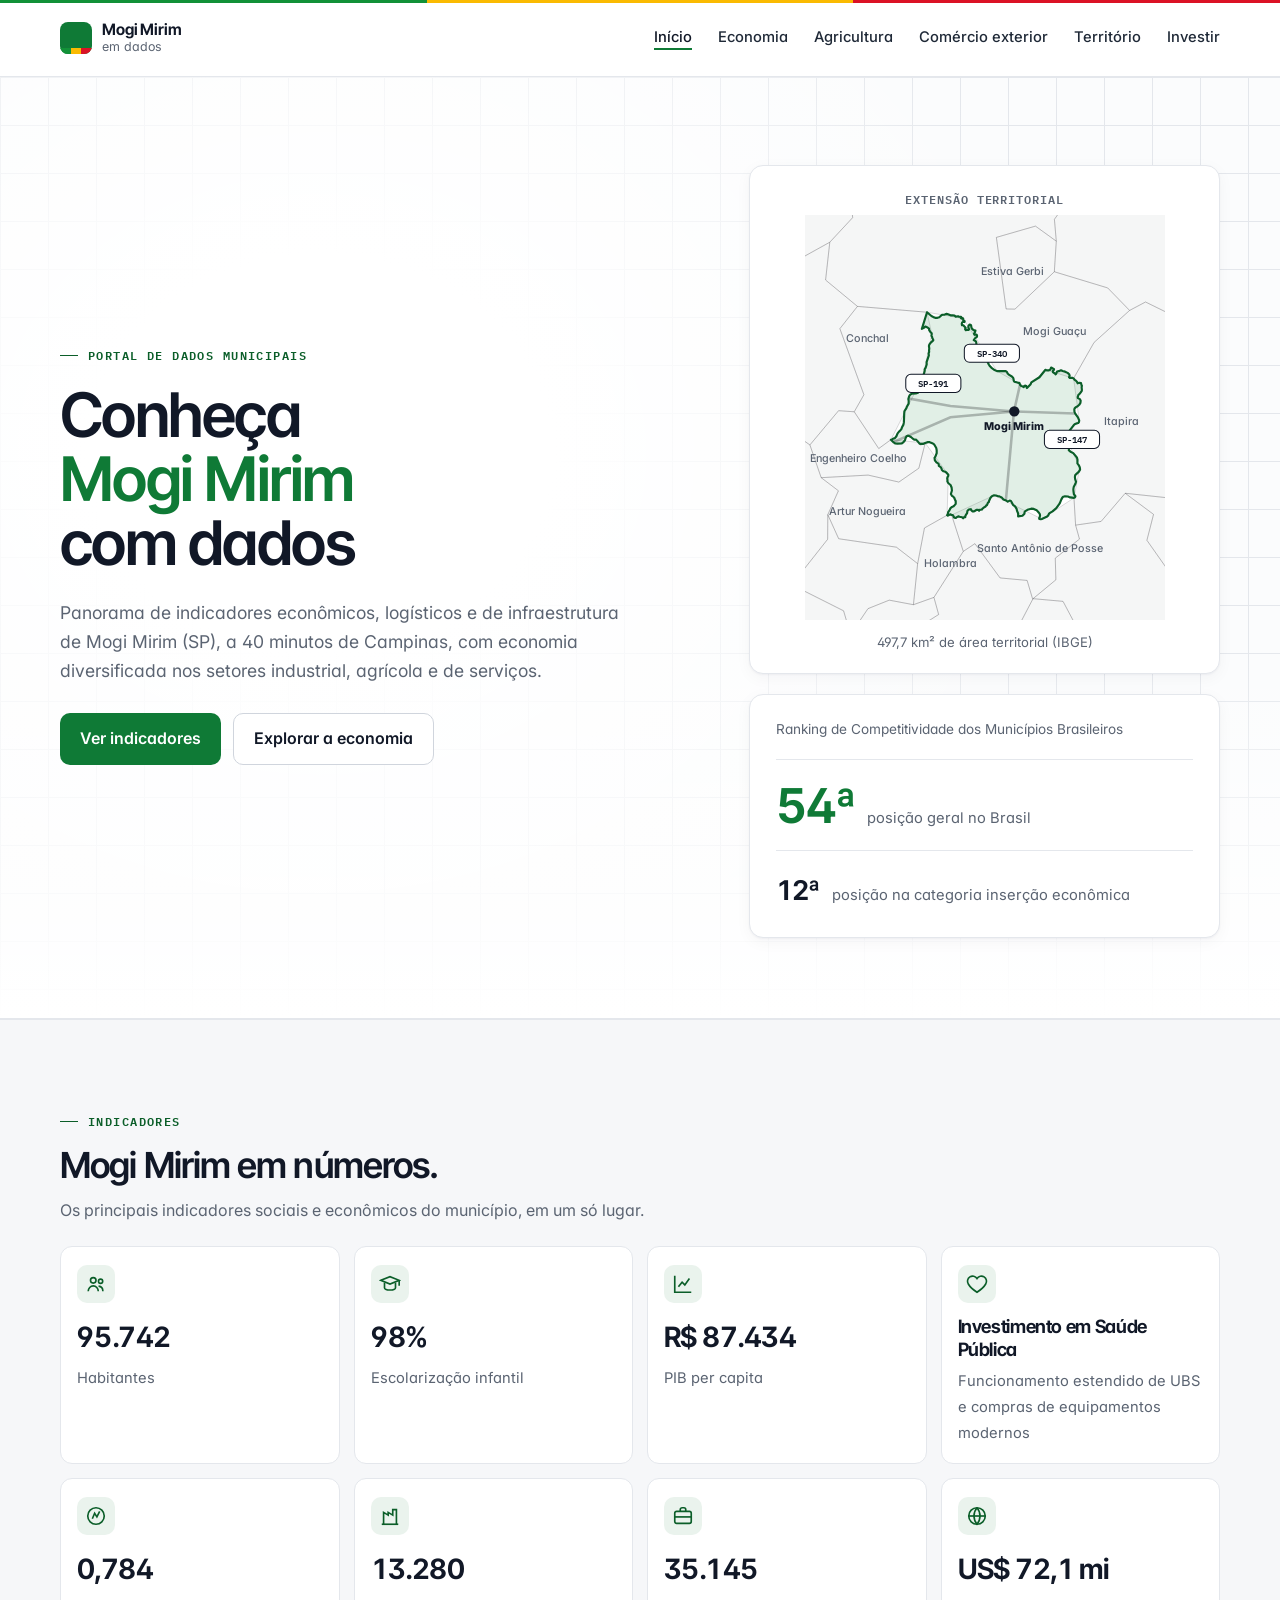
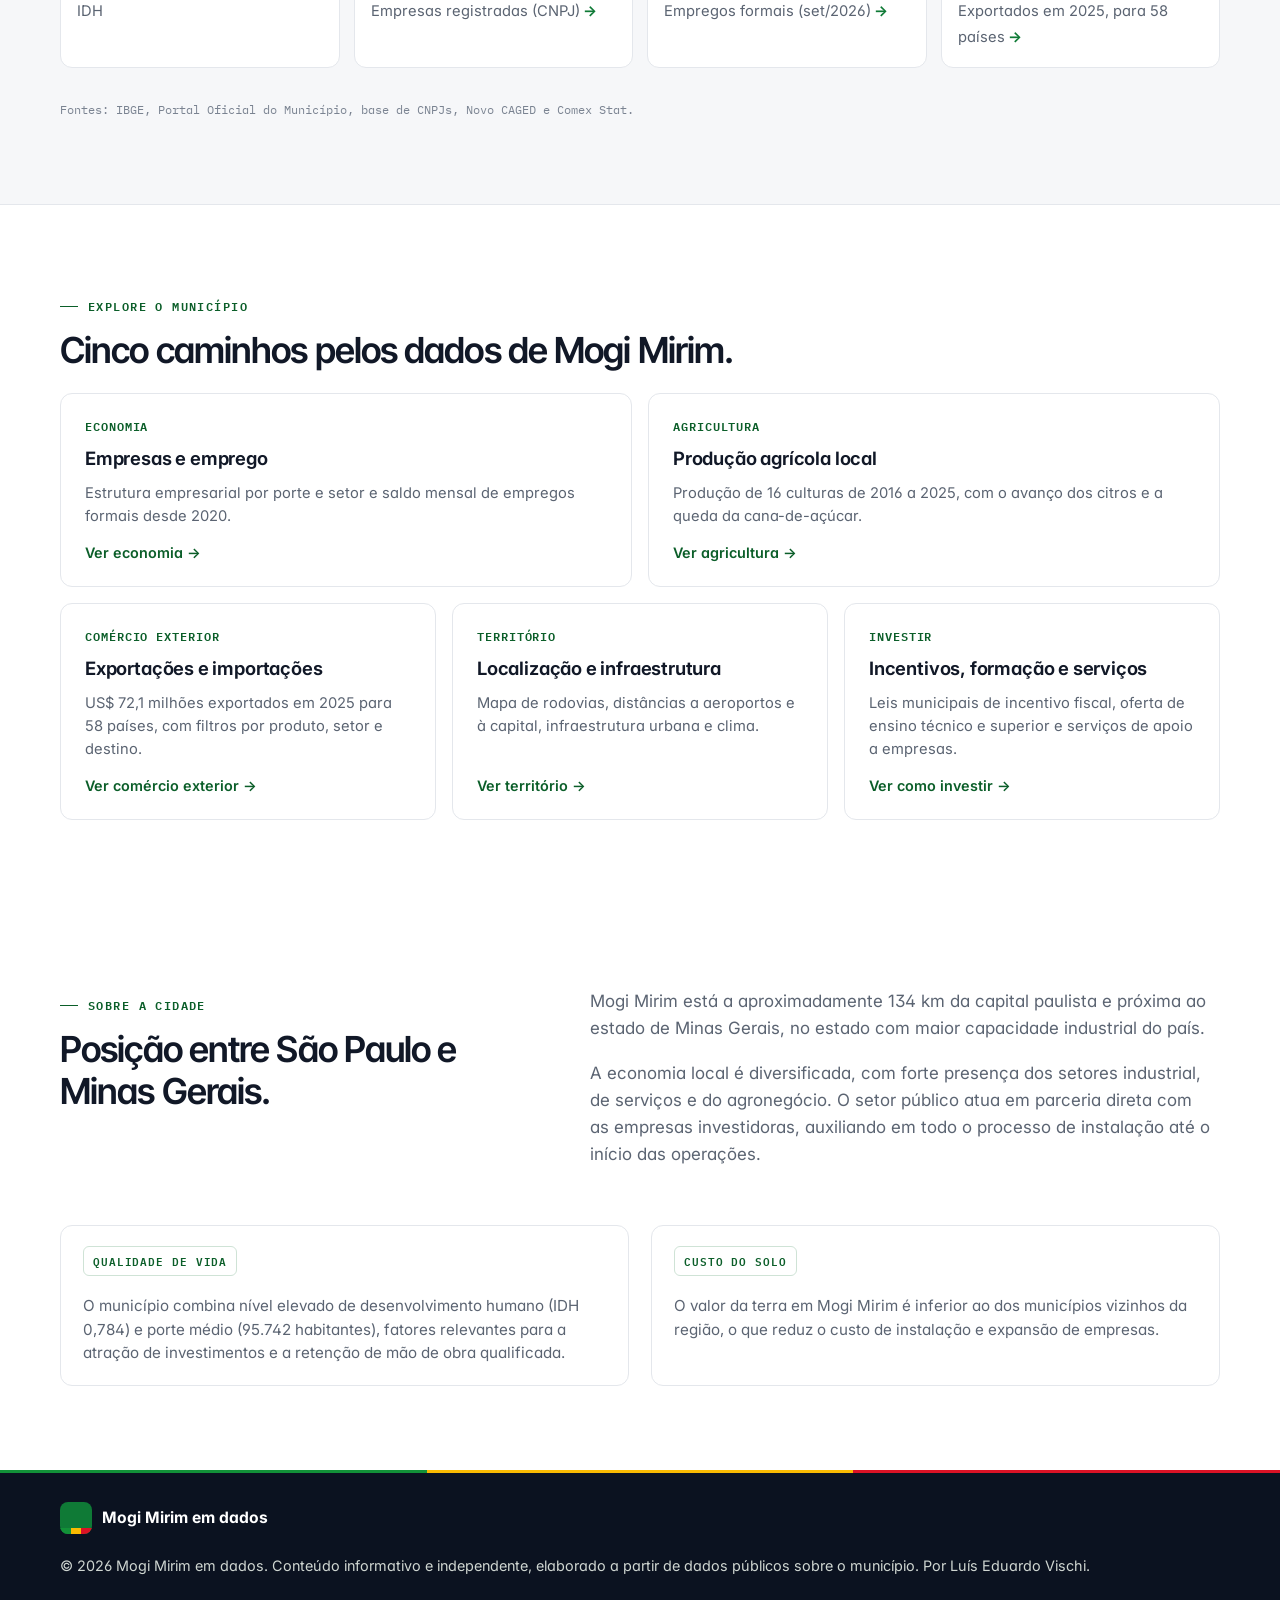
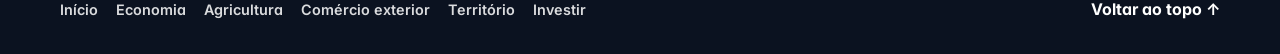
<file: index.html>
<!DOCTYPE html>
<html lang="pt-BR">
<head>
  <meta charset="UTF-8" />
  <meta name="viewport" content="width=device-width, initial-scale=1.0" />

  <title>Conheça Mogi Mirim com dados | Mogi Mirim em dados</title>

  <meta name="description" content="Indicadores econômicos, localização, infraestrutura e serviços de Mogi Mirim (SP), com base em dados públicos." />
  <meta property="og:type" content="website" />
  <meta property="og:locale" content="pt_BR" />
  <meta property="og:site_name" content="Mogi Mirim em dados" />
  <meta property="og:title" content="Conheça Mogi Mirim com dados | Mogi Mirim em dados" />
  <meta property="og:description" content="Indicadores econômicos, localização, infraestrutura e serviços de Mogi Mirim (SP), com base em dados públicos." />
  <meta name="twitter:card" content="summary_large_image" />
  <meta property="og:url" content="https://luisvischi01-tech.github.io/Mogi-Mirim-em-Dados/" />
  <meta property="og:image" content="https://luisvischi01-tech.github.io/Mogi-Mirim-em-Dados/og-image.jpg" />
  <meta property="og:image:width" content="1200" />
  <meta property="og:image:height" content="630" />
  <meta property="og:image:alt" content="Mogi Mirim em dados: 13.280 empresas, US$ 72 milhões exportados em 2025 para 58 países" />
  <link rel="canonical" href="https://luisvischi01-tech.github.io/Mogi-Mirim-em-Dados/" />

  <link rel="icon" href="data:image/svg+xml,<svg xmlns=%22http://www.w3.org/2000/svg%22 viewBox=%220 0 100 100%22><rect width=%22100%22 height=%22100%22 rx=%2220%22 fill=%22%23129138%22/><circle cx=%2235%22 cy=%2235%22 r=%2214%22 fill=%22%23faba01%22/><circle cx=%2262%22 cy=%2262%22 r=%2216%22 fill=%22%23db1225%22/></svg>" />

  <link rel="preconnect" href="https://fonts.googleapis.com" />
  <link rel="preconnect" href="https://fonts.gstatic.com" crossorigin />
  <link href="https://fonts.googleapis.com/css2?family=Inter+Tight:wght@500;600;700&family=Inter:wght@400;500;600;700&family=IBM+Plex+Mono:wght@500;600&display=swap" rel="stylesheet" />

  <link rel="stylesheet" href="styles.css" />
  <link rel="stylesheet" href="tema-formal.css" />
</head>

<body>
  <a href="#inicio" class="skip-link">Pular para o conteúdo principal</a>

  <header class="site-header">
    <div class="container header-content">
      <a href="index.html" class="brand" aria-label="Página inicial">
        <span class="brand-mark" aria-hidden="true"></span>
        <span class="brand-text">
          <strong>Mogi Mirim</strong>
          <span>em dados</span>
        </span>
      </a>

      <button class="menu-toggle" aria-label="Abrir menu" aria-expanded="false" aria-controls="main-nav">
        <span></span>
        <span></span>
        <span></span>
      </button>

      <nav class="main-nav" id="main-nav">
        <a href="index.html" aria-current="page">Início</a>
        <a href="economia.html">Economia</a>
        <a href="agricultura.html">Agricultura</a>
        <a href="comercio-exterior.html">Comércio exterior</a>
        <a href="territorio.html">Território</a>
        <a href="investir.html">Investir</a>
      </nav>
    </div>
  </header>

  <main id="inicio">
    <section class="hero">
      <div class="container hero-grid">
        <div class="hero-content">
          <span class="section-label hero-kicker">Portal de dados municipais</span>
          <h1>
            Conheça<br />
            <span class="hero-city">Mogi Mirim</span><br />
            com dados
          </h1>

          <p>
            Panorama de indicadores econômicos, logísticos e de infraestrutura de Mogi Mirim (SP), a 40 minutos de Campinas, com economia diversificada nos setores industrial, agrícola e de serviços.
          </p>

          <div class="hero-actions">
            <a href="#indicadores" class="button primary">Ver indicadores</a>
            <a href="economia.html" class="button secondary">Explorar a economia</a>
          </div>
        </div>

        <div class="hero-side">
          <div class="hero-map-card">
            <span class="hero-map-label">Extensão territorial</span>

            <svg class="territory-map" viewBox="0 0 418 470" role="img" aria-labelledby="territory-title territory-desc">
              <title id="territory-title">Mapa do território de Mogi Mirim</title>
              <desc id="territory-desc">Limite oficial do município de Mogi Mirim (IBGE) e municípios vizinhos, com as rodovias SP-191, SP-340 e SP-147 e o centro da cidade indicados.</desc>
              <defs><clipPath id="territory-clip"><path d="M170.2,348.3 L171.6,348.3 L173.3,351.4 L175.2,351.7 L176.5,350.6 L178.5,349.8 L179.3,350.4 L182.4,351.0 L183.6,352.2 L184.7,350.7 L186.1,350.9 L186.2,349.5 L187.2,347.5 L188.1,346.6 L188.7,343.3 L190.2,341.9 L191.8,341.6 L192.8,341.8 L193.1,342.9 L194.3,344.1 L195.9,344.2 L197.5,343.5 L199.0,342.3 L201.0,342.4 L202.1,343.4 L202.7,342.4 L205.5,341.9 L205.8,341.2 L208.1,339.3 L209.7,338.5 L210.5,337.1 L211.3,336.9 L212.4,334.1 L213.4,333.4 L213.8,331.8 L215.4,328.3 L217.0,326.5 L219.5,325.5 L221.8,325.7 L224.1,326.5 L225.7,326.7 L228.3,327.9 L230.4,330.4 L233.5,331.5 L235.3,332.8 L238.1,331.6 L239.3,332.3 L241.5,336.5 L243.9,338.3 L245.7,341.2 L246.1,343.3 L247.5,346.6 L247.5,350.0 L252.5,349.2 L254.8,346.8 L255.0,344.7 L255.8,343.8 L258.3,342.3 L262.7,341.0 L265.6,341.3 L269.0,342.9 L271.6,345.7 L272.6,347.2 L272.9,348.7 L272.5,351.0 L271.9,352.0 L272.1,352.9 L273.8,353.3 L275.0,353.0 L281.2,350.2 L282.4,348.9 L283.2,347.0 L284.5,345.8 L287.4,344.1 L291.8,340.4 L294.3,337.0 L295.9,334.5 L297.7,330.2 L299.0,327.9 L300.0,327.1 L301.8,326.6 L305.3,326.9 L307.8,327.9 L312.3,328.5 L313.6,327.7 L314.0,326.5 L312.2,324.2 L311.7,320.2 L311.6,318.3 L312.0,315.9 L314.1,311.8 L314.7,309.8 L313.7,306.7 L313.4,304.4 L313.7,302.2 L314.6,301.1 L317.8,298.3 L319.1,296.3 L319.4,295.4 L319.0,292.8 L318.2,291.1 L316.3,288.5 L316.4,284.1 L315.9,282.1 L314.9,280.6 L311.5,276.5 L308.3,275.0 L306.3,273.0 L306.6,271.2 L307.8,269.7 L309.1,267.0 L308.7,264.7 L307.4,263.3 L305.7,263.2 L305.2,262.4 L304.6,260.2 L304.5,258.4 L302.7,258.0 L301.9,257.1 L311.9,244.2 L313.1,243.0 L314.7,242.2 L317.2,241.6 L318.1,240.5 L318.4,238.5 L316.9,235.0 L313.8,230.6 L312.9,228.6 L312.7,225.6 L313.1,224.5 L314.6,223.1 L316.6,222.0 L318.4,220.4 L319.8,218.2 L320.1,215.6 L319.2,213.8 L316.8,212.6 L316.6,211.4 L317.5,208.8 L318.9,207.6 L321.4,204.1 L321.5,202.9 L321.2,200.0 L321.5,198.3 L320.9,197.1 L320.5,195.2 L318.5,194.8 L316.6,195.4 L315.7,193.6 L314.5,192.3 L313.1,191.4 L311.9,189.7 L310.4,189.1 L307.4,189.1 L306.6,188.4 L307.3,186.4 L306.7,184.9 L304.9,183.3 L302.0,181.9 L299.1,181.2 L297.2,180.3 L295.8,181.0 L292.7,181.7 L291.7,184.3 L291.0,185.1 L289.9,183.8 L287.8,182.3 L287.7,181.1 L288.8,180.1 L289.2,179.0 L286.3,177.3 L285.7,177.3 L284.8,179.6 L283.1,180.4 L280.5,180.4 L279.2,179.7 L272.2,188.4 L262.8,194.4 L262.0,196.4 L257.7,200.9 L256.9,198.6 L255.9,198.1 L254.5,198.5 L254.0,199.9 L251.0,198.4 L249.9,197.4 L248.8,194.8 L248.3,195.0 L243.1,193.6 L242.4,192.4 L242.1,190.2 L241.6,188.9 L240.2,187.5 L237.1,185.7 L235.3,184.1 L234.6,182.4 L233.1,181.3 L222.9,181.3 L219.5,179.7 L216.7,177.5 L214.8,175.7 L213.4,173.6 L212.1,170.7 L210.9,168.6 L210.9,167.9 L209.2,167.2 L207.2,165.8 L206.0,163.2 L206.2,159.6 L204.2,156.8 L203.6,153.4 L201.8,152.2 L200.3,152.5 L199.4,151.9 L199.0,150.4 L198.9,148.4 L198.5,146.8 L196.0,145.2 L197.4,143.1 L199.6,141.4 L199.8,140.3 L199.4,139.0 L198.6,138.8 L196.9,139.1 L196.2,137.9 L197.5,135.8 L197.9,134.2 L195.8,133.7 L194.0,132.2 L193.3,130.8 L192.8,128.0 L191.2,127.2 L189.9,128.6 L189.6,130.3 L190.5,132.7 L189.8,133.5 L187.9,133.3 L186.7,133.8 L185.9,132.5 L186.5,130.8 L183.8,128.0 L182.3,128.0 L182.0,126.3 L182.5,124.7 L184.0,124.0 L185.2,124.3 L185.3,123.2 L183.8,122.6 L183.6,120.1 L182.9,119.7 L181.6,120.3 L180.8,119.4 L181.3,118.3 L178.8,118.2 L177.8,117.6 L175.0,118.0 L173.6,116.8 L171.5,116.4 L169.0,116.5 L165.2,114.9 L164.5,114.8 L162.2,115.6 L159.5,115.8 L158.2,116.6 L155.9,118.7 L153.8,119.4 L151.3,119.4 L149.7,118.9 L146.8,117.3 L141.7,112.9 L135.7,132.2 L138.6,130.7 L139.4,129.6 L140.3,129.6 L142.7,130.9 L144.0,131.9 L144.2,133.6 L145.8,136.2 L146.8,136.9 L147.2,138.0 L146.8,140.1 L147.6,141.6 L147.9,143.0 L148.9,144.9 L148.9,145.6 L146.0,148.2 L144.3,150.6 L143.9,152.1 L144.3,154.9 L144.0,157.7 L144.2,158.9 L143.5,160.6 L143.8,163.0 L141.2,170.9 L141.3,173.5 L140.0,177.6 L138.9,179.3 L139.0,180.7 L138.2,184.0 L137.4,186.3 L137.1,187.8 L137.9,189.2 L138.1,190.6 L139.0,191.7 L139.2,193.9 L138.8,196.9 L137.5,199.9 L136.5,200.8 L135.7,202.3 L131.2,206.3 L128.7,207.1 L124.0,207.5 L121.9,208.9 L120.9,210.5 L120.0,213.8 L120.4,216.0 L120.3,219.0 L118.4,222.3 L117.7,224.3 L115.4,227.9 L115.2,230.5 L114.8,240.8 L114.3,243.4 L112.5,246.8 L111.9,248.7 L110.5,250.4 L109.4,251.2 L107.5,253.5 L106.1,256.9 L104.4,259.1 L102.1,259.8 L100.9,260.7 L99.7,260.9 L103.0,264.1 L104.6,265.3 L107.4,265.4 L112.4,265.1 L114.4,263.6 L116.1,261.5 L117.0,258.4 L117.9,257.1 L118.8,256.4 L120.5,256.4 L123.0,257.8 L126.0,260.4 L127.4,261.0 L129.0,260.8 L130.4,262.3 L133.0,265.5 L134.8,266.0 L135.8,265.6 L137.6,265.7 L139.6,264.7 L142.7,263.7 L144.8,263.8 L148.5,265.3 L150.2,266.7 L152.4,270.5 L152.9,273.1 L152.9,276.5 L151.6,280.1 L150.4,281.9 L150.8,284.8 L152.6,287.3 L154.9,288.7 L155.3,289.7 L155.4,291.4 L157.5,292.8 L158.5,294.4 L158.9,296.1 L160.8,297.6 L162.9,298.2 L164.1,299.0 L166.4,301.6 L166.4,302.9 L165.6,304.1 L165.1,305.8 L165.4,307.9 L165.3,309.5 L166.5,311.5 L169.0,313.5 L170.2,316.4 L170.6,319.9 L169.4,324.0 L170.7,326.2 L172.1,327.0 L173.6,328.9 L174.0,330.4 L175.0,332.2 L175.0,335.4 L172.5,338.3 L170.7,339.0 L169.0,340.3 L167.3,343.6 L166.2,345.1 L165.9,347.0 L165.0,348.6 L165.8,349.2 L166.9,348.4 L169.1,347.6 L170.2,348.3 Z" /></clipPath></defs>
              <g class="territory-neighbors">
                <path d="M-73.3,535.0 L-22.2,507.8 L-6.2,519.0 L39.6,498.4 L52.9,487.0 L44.8,459.6 L-15.4,429.3 L-60.6,472.3 L-80.5,450.9 L-103.0,460.5 L-76.3,491.4 L-73.3,535.0 Z" />
                <path d="M340.1,585.9 L371.5,578.0 L401.4,589.8 L443.8,530.3 L464.0,493.3 L427.6,445.1 L428.1,421.9 L397.0,377.7 L404.7,347.6 L371.8,323.1 L343.8,355.8 L314.2,360.1 L318.7,376.3 L290.6,398.5 L291.3,423.6 L264.8,445.5 L299.6,448.6 L341.5,527.6 L340.1,585.9 Z" />
                <path d="M-166.5,216.3 L-98.8,239.0 L-84.9,251.9 L-33.9,239.2 L5.7,267.0 L39.0,227.2 L57.2,228.5 L68.4,208.7 L40.5,132.0 L60.9,106.1 L23.9,75.5 L28.8,31.6 L-1.5,48.4 L-35.5,51.7 L-70.1,66.8 L-82.3,57.2 L-115.7,83.0 L-150.0,82.7 L-168.7,65.6 L-162.4,122.9 L-179.7,179.8 L-166.7,211.7 L-166.5,216.3 Z" />
                <path d="M26.5,348.0 L39.1,375.9 L106.1,385.7 L130.8,404.8 L138.7,363.4 L165.0,348.6 L166.4,301.6 L139.6,264.7 L132.2,294.0 L109.0,310.1 L73.3,302.0 L18.8,305.0 L38.8,320.2 L26.5,348.0 Z" />
                <path d="M60.9,106.1 L40.5,132.0 L68.4,208.7 L57.2,228.5 L85.6,271.2 L99.7,260.9 L137.1,187.8 L147.2,138.0 L141.7,112.9 L60.9,106.1 Z" />
                <path d="M52.9,487.0 L73.1,457.1 L97.8,447.2 L125.9,452.5 L130.8,404.8 L106.1,385.7 L39.1,375.9 L26.5,348.0 L26.3,376.5 L-15.4,429.3 L44.8,459.6 L52.9,487.0 Z" />
                <path d="M99.7,260.9 L85.6,271.2 L57.2,228.5 L39.0,227.2 L5.7,267.0 L18.8,305.0 L73.3,302.0 L109.0,310.1 L132.2,294.0 L139.6,264.7 L99.7,260.9 Z" />
                <path d="M376.9,110.8 L395.4,101.0 L431.6,118.8 L444.8,76.5 L466.2,40.5 L473.0,7.2 L440.2,3.0 L409.2,-34.5 L412.9,-67.5 L368.5,-75.6 L335.7,-65.3 L295.9,-73.1 L309.7,-49.5 L317.4,-33.7 L289.6,5.0 L291.8,30.4 L289.5,65.9 L351.5,84.7 L376.9,110.8 Z" />
                <path d="M165.0,348.6 L138.7,363.4 L130.8,404.8 L125.9,452.5 L149.7,444.0 L183.8,390.6 L170.2,348.3 L165.0,348.6 Z" />
                <path d="M517.7,233.7 L477.3,213.2 L481.8,170.5 L431.6,118.8 L395.4,101.0 L376.9,110.8 L335.6,148.0 L311.9,189.7 L318.4,238.5 L301.9,257.1 L319.0,292.8 L312.3,328.5 L314.2,360.1 L343.8,355.8 L371.8,323.1 L420.4,328.3 L440.2,290.3 L465.6,264.5 L483.9,263.7 L517.7,233.7 Z" />
                <path d="M264.4,446.2 L257.9,424.3 L226.5,421.4 L197.3,381.6 L183.8,390.6 L149.7,444.0 L155.2,463.9 L126.6,481.9 L127.6,504.9 L153.6,486.9 L236.0,500.5 L243.3,486.5 L264.4,446.2 Z" />
                <path d="M-168.7,65.6 L-150.0,82.7 L-115.7,83.0 L-82.3,57.2 L-70.1,66.8 L-35.5,51.7 L-1.5,48.4 L28.8,31.6 L55.3,3.1 L50.3,-62.0 L3.7,-68.5 L-32.9,-58.4 L-54.7,-69.4 L-95.0,-64.7 L-112.3,-74.0 L-128.7,-22.2 L-185.4,15.3 L-168.7,65.6 Z" />
                <path d="M-15.4,429.3 L26.3,376.5 L26.5,348.0 L38.8,320.2 L18.8,305.0 L5.7,267.0 L-33.9,239.2 L-60.2,285.4 L-87.1,288.9 L-120.9,311.9 L-174.5,310.0 L-190.3,389.9 L-182.7,410.6 L-202.4,453.7 L-185.4,482.2 L-172.3,494.4 L-144.8,474.1 L-103.0,460.5 L-80.5,450.9 L-60.6,472.3 L-15.4,429.3 Z" />
                <path d="M141.7,112.9 L183.6,120.1 L222.9,181.3 L257.7,200.9 L279.2,179.7 L311.9,189.7 L335.6,148.0 L376.9,110.8 L351.5,84.7 L289.5,65.9 L243.8,109.3 L233.5,109.1 L222.2,26.0 L267.6,12.9 L291.8,30.4 L289.6,5.0 L317.4,-33.7 L309.7,-49.5 L259.8,-20.5 L195.3,-48.2 L171.9,-47.3 L128.3,-89.3 L89.8,-52.9 L50.3,-62.0 L55.3,3.1 L28.8,31.6 L23.9,75.5 L60.9,106.1 L141.7,112.9 Z" />
                <path d="M39.2,543.5 L77.4,552.9 L112.7,557.1 L132.4,530.9 L127.6,504.9 L126.6,481.9 L155.2,463.9 L149.7,444.0 L125.9,452.5 L97.8,447.2 L73.1,457.1 L52.9,487.0 L39.6,498.4 L39.2,543.5 Z" />
                <path d="M243.3,486.5 L285.6,515.7 L296.9,563.0 L323.0,579.6 L340.1,585.9 L341.5,527.6 L299.6,448.6 L264.8,445.5 L264.4,446.2 L243.3,486.5 Z" />
                <path d="M183.8,390.6 L197.3,381.6 L226.5,421.4 L257.9,424.3 L264.4,446.2 L264.8,445.5 L291.3,423.6 L290.6,398.5 L318.7,376.3 L314.2,360.1 L312.3,328.5 L275.0,353.0 L219.5,325.5 L170.2,348.3 L183.8,390.6 Z" />
                <path d="M412.9,-67.5 L409.2,-34.5 L440.2,3.0 L473.0,7.2 L494.1,9.2 L520.3,-17.1 L511.3,-53.5 L493.1,-67.9 L450.3,-65.2 L434.7,-75.4 L412.9,-67.5 Z" />
                <path d="M428.1,421.9 L467.4,413.9 L484.3,430.0 L507.4,420.7 L529.5,401.6 L519.7,329.0 L475.6,323.5 L466.3,293.3 L440.2,290.3 L420.4,328.3 L371.8,323.1 L404.7,347.6 L397.0,377.7 L428.1,421.9 Z" />
                <path d="M291.8,30.4 L267.6,12.9 L222.2,26.0 L233.5,109.1 L243.8,109.3 L289.5,65.9 L291.8,30.4 Z" />
              </g>
              <path class="territory-shape" d="M170.2,348.3 L171.6,348.3 L173.3,351.4 L175.2,351.7 L176.5,350.6 L178.5,349.8 L179.3,350.4 L182.4,351.0 L183.6,352.2 L184.7,350.7 L186.1,350.9 L186.2,349.5 L187.2,347.5 L188.1,346.6 L188.7,343.3 L190.2,341.9 L191.8,341.6 L192.8,341.8 L193.1,342.9 L194.3,344.1 L195.9,344.2 L197.5,343.5 L199.0,342.3 L201.0,342.4 L202.1,343.4 L202.7,342.4 L205.5,341.9 L205.8,341.2 L208.1,339.3 L209.7,338.5 L210.5,337.1 L211.3,336.9 L212.4,334.1 L213.4,333.4 L213.8,331.8 L215.4,328.3 L217.0,326.5 L219.5,325.5 L221.8,325.7 L224.1,326.5 L225.7,326.7 L228.3,327.9 L230.4,330.4 L233.5,331.5 L235.3,332.8 L238.1,331.6 L239.3,332.3 L241.5,336.5 L243.9,338.3 L245.7,341.2 L246.1,343.3 L247.5,346.6 L247.5,350.0 L252.5,349.2 L254.8,346.8 L255.0,344.7 L255.8,343.8 L258.3,342.3 L262.7,341.0 L265.6,341.3 L269.0,342.9 L271.6,345.7 L272.6,347.2 L272.9,348.7 L272.5,351.0 L271.9,352.0 L272.1,352.9 L273.8,353.3 L275.0,353.0 L281.2,350.2 L282.4,348.9 L283.2,347.0 L284.5,345.8 L287.4,344.1 L291.8,340.4 L294.3,337.0 L295.9,334.5 L297.7,330.2 L299.0,327.9 L300.0,327.1 L301.8,326.6 L305.3,326.9 L307.8,327.9 L312.3,328.5 L313.6,327.7 L314.0,326.5 L312.2,324.2 L311.7,320.2 L311.6,318.3 L312.0,315.9 L314.1,311.8 L314.7,309.8 L313.7,306.7 L313.4,304.4 L313.7,302.2 L314.6,301.1 L317.8,298.3 L319.1,296.3 L319.4,295.4 L319.0,292.8 L318.2,291.1 L316.3,288.5 L316.4,284.1 L315.9,282.1 L314.9,280.6 L311.5,276.5 L308.3,275.0 L306.3,273.0 L306.6,271.2 L307.8,269.7 L309.1,267.0 L308.7,264.7 L307.4,263.3 L305.7,263.2 L305.2,262.4 L304.6,260.2 L304.5,258.4 L302.7,258.0 L301.9,257.1 L311.9,244.2 L313.1,243.0 L314.7,242.2 L317.2,241.6 L318.1,240.5 L318.4,238.5 L316.9,235.0 L313.8,230.6 L312.9,228.6 L312.7,225.6 L313.1,224.5 L314.6,223.1 L316.6,222.0 L318.4,220.4 L319.8,218.2 L320.1,215.6 L319.2,213.8 L316.8,212.6 L316.6,211.4 L317.5,208.8 L318.9,207.6 L321.4,204.1 L321.5,202.9 L321.2,200.0 L321.5,198.3 L320.9,197.1 L320.5,195.2 L318.5,194.8 L316.6,195.4 L315.7,193.6 L314.5,192.3 L313.1,191.4 L311.9,189.7 L310.4,189.1 L307.4,189.1 L306.6,188.4 L307.3,186.4 L306.7,184.9 L304.9,183.3 L302.0,181.9 L299.1,181.2 L297.2,180.3 L295.8,181.0 L292.7,181.7 L291.7,184.3 L291.0,185.1 L289.9,183.8 L287.8,182.3 L287.7,181.1 L288.8,180.1 L289.2,179.0 L286.3,177.3 L285.7,177.3 L284.8,179.6 L283.1,180.4 L280.5,180.4 L279.2,179.7 L272.2,188.4 L262.8,194.4 L262.0,196.4 L257.7,200.9 L256.9,198.6 L255.9,198.1 L254.5,198.5 L254.0,199.9 L251.0,198.4 L249.9,197.4 L248.8,194.8 L248.3,195.0 L243.1,193.6 L242.4,192.4 L242.1,190.2 L241.6,188.9 L240.2,187.5 L237.1,185.7 L235.3,184.1 L234.6,182.4 L233.1,181.3 L222.9,181.3 L219.5,179.7 L216.7,177.5 L214.8,175.7 L213.4,173.6 L212.1,170.7 L210.9,168.6 L210.9,167.9 L209.2,167.2 L207.2,165.8 L206.0,163.2 L206.2,159.6 L204.2,156.8 L203.6,153.4 L201.8,152.2 L200.3,152.5 L199.4,151.9 L199.0,150.4 L198.9,148.4 L198.5,146.8 L196.0,145.2 L197.4,143.1 L199.6,141.4 L199.8,140.3 L199.4,139.0 L198.6,138.8 L196.9,139.1 L196.2,137.9 L197.5,135.8 L197.9,134.2 L195.8,133.7 L194.0,132.2 L193.3,130.8 L192.8,128.0 L191.2,127.2 L189.9,128.6 L189.6,130.3 L190.5,132.7 L189.8,133.5 L187.9,133.3 L186.7,133.8 L185.9,132.5 L186.5,130.8 L183.8,128.0 L182.3,128.0 L182.0,126.3 L182.5,124.7 L184.0,124.0 L185.2,124.3 L185.3,123.2 L183.8,122.6 L183.6,120.1 L182.9,119.7 L181.6,120.3 L180.8,119.4 L181.3,118.3 L178.8,118.2 L177.8,117.6 L175.0,118.0 L173.6,116.8 L171.5,116.4 L169.0,116.5 L165.2,114.9 L164.5,114.8 L162.2,115.6 L159.5,115.8 L158.2,116.6 L155.9,118.7 L153.8,119.4 L151.3,119.4 L149.7,118.9 L146.8,117.3 L141.7,112.9 L135.7,132.2 L138.6,130.7 L139.4,129.6 L140.3,129.6 L142.7,130.9 L144.0,131.9 L144.2,133.6 L145.8,136.2 L146.8,136.9 L147.2,138.0 L146.8,140.1 L147.6,141.6 L147.9,143.0 L148.9,144.9 L148.9,145.6 L146.0,148.2 L144.3,150.6 L143.9,152.1 L144.3,154.9 L144.0,157.7 L144.2,158.9 L143.5,160.6 L143.8,163.0 L141.2,170.9 L141.3,173.5 L140.0,177.6 L138.9,179.3 L139.0,180.7 L138.2,184.0 L137.4,186.3 L137.1,187.8 L137.9,189.2 L138.1,190.6 L139.0,191.7 L139.2,193.9 L138.8,196.9 L137.5,199.9 L136.5,200.8 L135.7,202.3 L131.2,206.3 L128.7,207.1 L124.0,207.5 L121.9,208.9 L120.9,210.5 L120.0,213.8 L120.4,216.0 L120.3,219.0 L118.4,222.3 L117.7,224.3 L115.4,227.9 L115.2,230.5 L114.8,240.8 L114.3,243.4 L112.5,246.8 L111.9,248.7 L110.5,250.4 L109.4,251.2 L107.5,253.5 L106.1,256.9 L104.4,259.1 L102.1,259.8 L100.9,260.7 L99.7,260.9 L103.0,264.1 L104.6,265.3 L107.4,265.4 L112.4,265.1 L114.4,263.6 L116.1,261.5 L117.0,258.4 L117.9,257.1 L118.8,256.4 L120.5,256.4 L123.0,257.8 L126.0,260.4 L127.4,261.0 L129.0,260.8 L130.4,262.3 L133.0,265.5 L134.8,266.0 L135.8,265.6 L137.6,265.7 L139.6,264.7 L142.7,263.7 L144.8,263.8 L148.5,265.3 L150.2,266.7 L152.4,270.5 L152.9,273.1 L152.9,276.5 L151.6,280.1 L150.4,281.9 L150.8,284.8 L152.6,287.3 L154.9,288.7 L155.3,289.7 L155.4,291.4 L157.5,292.8 L158.5,294.4 L158.9,296.1 L160.8,297.6 L162.9,298.2 L164.1,299.0 L166.4,301.6 L166.4,302.9 L165.6,304.1 L165.1,305.8 L165.4,307.9 L165.3,309.5 L166.5,311.5 L169.0,313.5 L170.2,316.4 L170.6,319.9 L169.4,324.0 L170.7,326.2 L172.1,327.0 L173.6,328.9 L174.0,330.4 L175.0,332.2 L175.0,335.4 L172.5,338.3 L170.7,339.0 L169.0,340.3 L167.3,343.6 L166.2,345.1 L165.9,347.0 L165.0,348.6 L165.8,349.2 L166.9,348.4 L169.1,347.6 L170.2,348.3 Z" />
              <g clip-path="url(#territory-clip)" class="territory-roads">
                <path d="M221.1,465.4 L242.6,228.1 L255.1,173.0 L369.9,26.1" /><path d="M-114.0,343.4 L48.3,287.1 L168.9,234.9 L242.6,228.1 L351.3,231.8 L450.3,261.0" /><path d="M-99.7,162.7 L48.3,200.1 L168.9,221.8 L242.6,228.1" />
              </g>
              <path class="territory-outline" d="M170.2,348.3 L171.6,348.3 L173.3,351.4 L175.2,351.7 L176.5,350.6 L178.5,349.8 L179.3,350.4 L182.4,351.0 L183.6,352.2 L184.7,350.7 L186.1,350.9 L186.2,349.5 L187.2,347.5 L188.1,346.6 L188.7,343.3 L190.2,341.9 L191.8,341.6 L192.8,341.8 L193.1,342.9 L194.3,344.1 L195.9,344.2 L197.5,343.5 L199.0,342.3 L201.0,342.4 L202.1,343.4 L202.7,342.4 L205.5,341.9 L205.8,341.2 L208.1,339.3 L209.7,338.5 L210.5,337.1 L211.3,336.9 L212.4,334.1 L213.4,333.4 L213.8,331.8 L215.4,328.3 L217.0,326.5 L219.5,325.5 L221.8,325.7 L224.1,326.5 L225.7,326.7 L228.3,327.9 L230.4,330.4 L233.5,331.5 L235.3,332.8 L238.1,331.6 L239.3,332.3 L241.5,336.5 L243.9,338.3 L245.7,341.2 L246.1,343.3 L247.5,346.6 L247.5,350.0 L252.5,349.2 L254.8,346.8 L255.0,344.7 L255.8,343.8 L258.3,342.3 L262.7,341.0 L265.6,341.3 L269.0,342.9 L271.6,345.7 L272.6,347.2 L272.9,348.7 L272.5,351.0 L271.9,352.0 L272.1,352.9 L273.8,353.3 L275.0,353.0 L281.2,350.2 L282.4,348.9 L283.2,347.0 L284.5,345.8 L287.4,344.1 L291.8,340.4 L294.3,337.0 L295.9,334.5 L297.7,330.2 L299.0,327.9 L300.0,327.1 L301.8,326.6 L305.3,326.9 L307.8,327.9 L312.3,328.5 L313.6,327.7 L314.0,326.5 L312.2,324.2 L311.7,320.2 L311.6,318.3 L312.0,315.9 L314.1,311.8 L314.7,309.8 L313.7,306.7 L313.4,304.4 L313.7,302.2 L314.6,301.1 L317.8,298.3 L319.1,296.3 L319.4,295.4 L319.0,292.8 L318.2,291.1 L316.3,288.5 L316.4,284.1 L315.9,282.1 L314.9,280.6 L311.5,276.5 L308.3,275.0 L306.3,273.0 L306.6,271.2 L307.8,269.7 L309.1,267.0 L308.7,264.7 L307.4,263.3 L305.7,263.2 L305.2,262.4 L304.6,260.2 L304.5,258.4 L302.7,258.0 L301.9,257.1 L311.9,244.2 L313.1,243.0 L314.7,242.2 L317.2,241.6 L318.1,240.5 L318.4,238.5 L316.9,235.0 L313.8,230.6 L312.9,228.6 L312.7,225.6 L313.1,224.5 L314.6,223.1 L316.6,222.0 L318.4,220.4 L319.8,218.2 L320.1,215.6 L319.2,213.8 L316.8,212.6 L316.6,211.4 L317.5,208.8 L318.9,207.6 L321.4,204.1 L321.5,202.9 L321.2,200.0 L321.5,198.3 L320.9,197.1 L320.5,195.2 L318.5,194.8 L316.6,195.4 L315.7,193.6 L314.5,192.3 L313.1,191.4 L311.9,189.7 L310.4,189.1 L307.4,189.1 L306.6,188.4 L307.3,186.4 L306.7,184.9 L304.9,183.3 L302.0,181.9 L299.1,181.2 L297.2,180.3 L295.8,181.0 L292.7,181.7 L291.7,184.3 L291.0,185.1 L289.9,183.8 L287.8,182.3 L287.7,181.1 L288.8,180.1 L289.2,179.0 L286.3,177.3 L285.7,177.3 L284.8,179.6 L283.1,180.4 L280.5,180.4 L279.2,179.7 L272.2,188.4 L262.8,194.4 L262.0,196.4 L257.7,200.9 L256.9,198.6 L255.9,198.1 L254.5,198.5 L254.0,199.9 L251.0,198.4 L249.9,197.4 L248.8,194.8 L248.3,195.0 L243.1,193.6 L242.4,192.4 L242.1,190.2 L241.6,188.9 L240.2,187.5 L237.1,185.7 L235.3,184.1 L234.6,182.4 L233.1,181.3 L222.9,181.3 L219.5,179.7 L216.7,177.5 L214.8,175.7 L213.4,173.6 L212.1,170.7 L210.9,168.6 L210.9,167.9 L209.2,167.2 L207.2,165.8 L206.0,163.2 L206.2,159.6 L204.2,156.8 L203.6,153.4 L201.8,152.2 L200.3,152.5 L199.4,151.9 L199.0,150.4 L198.9,148.4 L198.5,146.8 L196.0,145.2 L197.4,143.1 L199.6,141.4 L199.8,140.3 L199.4,139.0 L198.6,138.8 L196.9,139.1 L196.2,137.9 L197.5,135.8 L197.9,134.2 L195.8,133.7 L194.0,132.2 L193.3,130.8 L192.8,128.0 L191.2,127.2 L189.9,128.6 L189.6,130.3 L190.5,132.7 L189.8,133.5 L187.9,133.3 L186.7,133.8 L185.9,132.5 L186.5,130.8 L183.8,128.0 L182.3,128.0 L182.0,126.3 L182.5,124.7 L184.0,124.0 L185.2,124.3 L185.3,123.2 L183.8,122.6 L183.6,120.1 L182.9,119.7 L181.6,120.3 L180.8,119.4 L181.3,118.3 L178.8,118.2 L177.8,117.6 L175.0,118.0 L173.6,116.8 L171.5,116.4 L169.0,116.5 L165.2,114.9 L164.5,114.8 L162.2,115.6 L159.5,115.8 L158.2,116.6 L155.9,118.7 L153.8,119.4 L151.3,119.4 L149.7,118.9 L146.8,117.3 L141.7,112.9 L135.7,132.2 L138.6,130.7 L139.4,129.6 L140.3,129.6 L142.7,130.9 L144.0,131.9 L144.2,133.6 L145.8,136.2 L146.8,136.9 L147.2,138.0 L146.8,140.1 L147.6,141.6 L147.9,143.0 L148.9,144.9 L148.9,145.6 L146.0,148.2 L144.3,150.6 L143.9,152.1 L144.3,154.9 L144.0,157.7 L144.2,158.9 L143.5,160.6 L143.8,163.0 L141.2,170.9 L141.3,173.5 L140.0,177.6 L138.9,179.3 L139.0,180.7 L138.2,184.0 L137.4,186.3 L137.1,187.8 L137.9,189.2 L138.1,190.6 L139.0,191.7 L139.2,193.9 L138.8,196.9 L137.5,199.9 L136.5,200.8 L135.7,202.3 L131.2,206.3 L128.7,207.1 L124.0,207.5 L121.9,208.9 L120.9,210.5 L120.0,213.8 L120.4,216.0 L120.3,219.0 L118.4,222.3 L117.7,224.3 L115.4,227.9 L115.2,230.5 L114.8,240.8 L114.3,243.4 L112.5,246.8 L111.9,248.7 L110.5,250.4 L109.4,251.2 L107.5,253.5 L106.1,256.9 L104.4,259.1 L102.1,259.8 L100.9,260.7 L99.7,260.9 L103.0,264.1 L104.6,265.3 L107.4,265.4 L112.4,265.1 L114.4,263.6 L116.1,261.5 L117.0,258.4 L117.9,257.1 L118.8,256.4 L120.5,256.4 L123.0,257.8 L126.0,260.4 L127.4,261.0 L129.0,260.8 L130.4,262.3 L133.0,265.5 L134.8,266.0 L135.8,265.6 L137.6,265.7 L139.6,264.7 L142.7,263.7 L144.8,263.8 L148.5,265.3 L150.2,266.7 L152.4,270.5 L152.9,273.1 L152.9,276.5 L151.6,280.1 L150.4,281.9 L150.8,284.8 L152.6,287.3 L154.9,288.7 L155.3,289.7 L155.4,291.4 L157.5,292.8 L158.5,294.4 L158.9,296.1 L160.8,297.6 L162.9,298.2 L164.1,299.0 L166.4,301.6 L166.4,302.9 L165.6,304.1 L165.1,305.8 L165.4,307.9 L165.3,309.5 L166.5,311.5 L169.0,313.5 L170.2,316.4 L170.6,319.9 L169.4,324.0 L170.7,326.2 L172.1,327.0 L173.6,328.9 L174.0,330.4 L175.0,332.2 L175.0,335.4 L172.5,338.3 L170.7,339.0 L169.0,340.3 L167.3,343.6 L166.2,345.1 L165.9,347.0 L165.0,348.6 L165.8,349.2 L166.9,348.4 L169.1,347.6 L170.2,348.3 Z" />
              <text class="territory-neighbor" x="72" y="348">Artur Nogueira</text>
              <text class="territory-neighbor" x="72" y="148">Conchal</text>
              <text class="territory-neighbor" x="62" y="287">Engenheiro Coelho</text>
              <text class="territory-neighbor" x="169" y="409">Holambra</text>
              <text class="territory-neighbor" x="368" y="244">Itapira</text>
              <text class="territory-neighbor" x="290" y="139">Mogi Guaçu</text>
              <text class="territory-neighbor" x="273" y="391">Santo Antônio de Posse</text>
              <text class="territory-neighbor" x="241" y="70">Estiva Gerbi</text>
              <g class="territory-road" transform="translate(149,196)"><rect x="-32" y="-11" width="64" height="21" rx="6" /><text y="4">SP-191</text></g>
              <g class="territory-road" transform="translate(217,161)"><rect x="-32" y="-11" width="64" height="21" rx="6" /><text y="4">SP-340</text></g>
              <g class="territory-road" transform="translate(310,261)"><rect x="-32" y="-11" width="64" height="21" rx="6" /><text y="4">SP-147</text></g>
              <g class="territory-center" transform="translate(243,228)"><circle r="6" /><text y="22">Mogi Mirim</text></g>
            </svg>

            <span class="hero-map-note">497,7 km² de área territorial (IBGE)</span>
          </div>

          <div class="hero-stat-card">
            <div class="hero-stat-card-header">
              <span>Ranking de Competitividade dos Municípios Brasileiros</span>
            </div>

            <div class="hero-stat-main">
              <strong>54ª</strong>
              <span>posição geral no Brasil</span>
            </div>

            <div class="hero-stat-sub">
              <strong>12ª</strong>
              <span>posição na categoria inserção econômica</span>
            </div>
          </div>
        </div>
      </div>
    </section>
    <section id="indicadores" class="section section-tinted">
      <div class="container">
        <div class="section-heading">
          <span class="section-label">Indicadores</span>
          <h2>Mogi Mirim em números.</h2>
          <p>Os principais indicadores sociais e econômicos do município, em um só lugar.</p>
        </div>

        <div class="stats-grid">
          <article class="stat-card">
            <div class="stat-icon" data-tone="green">
              <svg viewBox="0 0 24 24" fill="none" stroke="currentColor" stroke-width="1.8"><circle cx="9" cy="8" r="3"/><path d="M3.5 20c0-3.3 2.5-6 5.5-6s5.5 2.7 5.5 6"/><circle cx="17" cy="9" r="2.3"/><path d="M14.8 14.3c2.6.2 4.7 2.5 4.7 5.7"/></svg>
            </div>
            <strong class="stat-number">95.742</strong>
            <span class="stat-label">Habitantes</span>
          </article>

          <article class="stat-card">
            <div class="stat-icon" data-tone="yellow">
              <svg viewBox="0 0 24 24" fill="none" stroke="currentColor" stroke-width="1.8"><path d="M2 8l10-4 10 4-10 4-10-4Z"/><path d="M6 10.5V16c0 1.4 2.7 2.5 6 2.5s6-1.1 6-2.5v-5.5"/><path d="M22 8v6"/></svg>
            </div>
            <strong class="stat-number">98%</strong>
            <span class="stat-label">Escolarização infantil</span>
          </article>

          <article class="stat-card">
            <div class="stat-icon" data-tone="red">
              <svg viewBox="0 0 24 24" fill="none" stroke="currentColor" stroke-width="1.8"><path d="M3 3v18h18"/><path d="M7 15l4-5 3 3 5-7"/></svg>
            </div>
            <strong class="stat-number">R$ 87.434</strong>
            <span class="stat-label">PIB per capita</span>
          </article>

          <article class="stat-card">
            <div class="stat-icon" data-tone="green">
              <svg viewBox="0 0 24 24" fill="none" stroke="currentColor" stroke-width="1.8"><path d="M12 21s-7-4.6-9.5-9A5.5 5.5 0 0 1 12 6a5.5 5.5 0 0 1 9.5 6c-2.5 4.4-9.5 9-9.5 9Z"/></svg>
            </div>
            <strong class="stat-number stat-number-text">Investimento em Saúde Pública</strong>
            <span class="stat-label">Funcionamento estendido de UBS e compras de equipamentos modernos</span>
          </article>

          <article class="stat-card">
            <div class="stat-icon" data-tone="yellow">
              <svg viewBox="0 0 24 24" fill="none" stroke="currentColor" stroke-width="1.8"><circle cx="12" cy="12" r="9"/><path d="M8 15l2.5-6L13 13l3-6"/></svg>
            </div>
            <strong class="stat-number">0,784</strong>
            <span class="stat-label">IDH</span>
          </article>

          <a class="stat-card stat-card-link" href="economia.html#estrutura-empresarial">
            <div class="stat-icon" data-tone="red">
              <svg viewBox="0 0 24 24" fill="none" stroke="currentColor" stroke-width="1.8"><path d="M3 21h18"/><path d="M5 21V8l5 3V8l5 3V5h4v16"/></svg>
            </div>
            <strong class="stat-number">13.280</strong>
            <span class="stat-label">Empresas registradas (CNPJ)</span>
          </a>

          <a class="stat-card stat-card-link" href="economia.html#mercado-de-trabalho">
            <div class="stat-icon" data-tone="green">
              <svg viewBox="0 0 24 24" fill="none" stroke="currentColor" stroke-width="1.8"><rect x="3" y="7" width="18" height="13" rx="2"/><path d="M9 7V5a2 2 0 0 1 2-2h2a2 2 0 0 1 2 2v2"/><path d="M3 13h18"/></svg>
            </div>
            <strong class="stat-number">35.145</strong>
            <span class="stat-label">Empregos formais (set/2026)</span>
          </a>

          <a class="stat-card stat-card-link" href="comercio-exterior.html">
            <div class="stat-icon" data-tone="yellow">
              <svg viewBox="0 0 24 24" fill="none" stroke="currentColor" stroke-width="1.8"><circle cx="12" cy="12" r="9"/><path d="M3 12h18"/><path d="M12 3a14 14 0 0 1 0 18a14 14 0 0 1 0-18"/></svg>
            </div>
            <strong class="stat-number">US$ 72,1 mi</strong>
            <span class="stat-label">Exportados em 2025, para 58 países</span>
          </a>
        </div>

        <p class="section-source">Fontes: IBGE, Portal Oficial do Município, base de CNPJs, Novo CAGED e Comex Stat.</p>
      </div>
    </section>
    <section id="explorar" class="section">
      <div class="container">
        <div class="section-heading">
          <span class="section-label">Explore o município</span>
          <h2>Cinco caminhos pelos dados de Mogi Mirim.</h2>
        </div>

        <div class="explore-grid">
          <a class="explore-card" href="economia.html" data-tone="green">
            <span class="explore-tag">Economia</span>
            <h3>Empresas e emprego</h3>
            <p>Estrutura empresarial por porte e setor e saldo mensal de empregos formais desde 2020.</p>
            <span class="explore-go">Ver economia →</span>
          </a>
          <a class="explore-card" href="agricultura.html" data-tone="green">
            <span class="explore-tag">Agricultura</span>
            <h3>Produção agrícola local</h3>
            <p>Produção de 16 culturas de 2016 a 2025, com o avanço dos citros e a queda da cana-de-açúcar.</p>
            <span class="explore-go">Ver agricultura →</span>
          </a>
          <a class="explore-card" href="comercio-exterior.html" data-tone="yellow">
            <span class="explore-tag">Comércio exterior</span>
            <h3>Exportações e importações</h3>
            <p>US$ 72,1 milhões exportados em 2025 para 58 países, com filtros por produto, setor e destino.</p>
            <span class="explore-go">Ver comércio exterior →</span>
          </a>
          <a class="explore-card" href="territorio.html" data-tone="red">
            <span class="explore-tag">Território</span>
            <h3>Localização e infraestrutura</h3>
            <p>Mapa de rodovias, distâncias a aeroportos e à capital, infraestrutura urbana e clima.</p>
            <span class="explore-go">Ver território →</span>
          </a>
          <a class="explore-card" href="investir.html" data-tone="green">
            <span class="explore-tag">Investir</span>
            <h3>Incentivos, formação e serviços</h3>
            <p>Leis municipais de incentivo fiscal, oferta de ensino técnico e superior e serviços de apoio a empresas.</p>
            <span class="explore-go">Ver como investir →</span>
          </a>
        </div>
      </div>
    </section>
    <section id="sobre" class="section">
      <div class="container two-columns">
        <div>
          <span class="section-label">Sobre a cidade</span>
          <h2>Posição entre São Paulo e Minas Gerais.</h2>
        </div>

        <div class="text-content">
          <p>
            Mogi Mirim está a aproximadamente 134 km da capital paulista e próxima
            ao estado de Minas Gerais, no estado com maior capacidade industrial
            do país.
          </p>

          <p>
            A economia local é diversificada, com forte presença dos setores
            industrial, de serviços e do agronegócio. O setor público atua em
            parceria direta com as empresas investidoras, auxiliando em todo o
            processo de instalação até o início das operações.
          </p>
        </div>
      </div>

      <div class="container">
        <div class="highlight-cards">
          <article class="highlight-card">
            <span class="service-tag" data-tone="green">Qualidade de vida</span>
            <p>
              O município combina nível elevado de desenvolvimento humano (IDH 0,784)
              e porte médio (95.742 habitantes), fatores relevantes para a atração
              de investimentos e a retenção de mão de obra qualificada.
            </p>
          </article>

          <article class="highlight-card">
            <span class="service-tag" data-tone="yellow">Custo do solo</span>
            <p>
              O valor da terra em Mogi Mirim é inferior ao dos municípios vizinhos
              da região, o que reduz o custo de instalação e expansão de empresas.
            </p>
          </article>
        </div>
      </div>
    </section>
  </main>

  <footer class="site-footer">
    <div class="container footer-content">
      <div class="footer-brand">
        <span class="brand-mark" aria-hidden="true"></span>
        <strong>Mogi Mirim em dados</strong>
      </div>

      <p>
        © 2026 Mogi Mirim em dados. Conteúdo informativo e independente,
        elaborado a partir de dados públicos sobre o município.
        Por Luís Eduardo Vischi.
      </p>

      <nav class="footer-nav" aria-label="Páginas do site"><a href="index.html">Início</a><a href="economia.html">Economia</a><a href="agricultura.html">Agricultura</a><a href="comercio-exterior.html">Comércio exterior</a><a href="territorio.html">Território</a><a href="investir.html">Investir</a></nav>

      <a href="#inicio" class="footer-top">Voltar ao topo ↑</a>
    </div>
  </footer>

  <script src="script.js"></script>
</body>
</html>
</file>
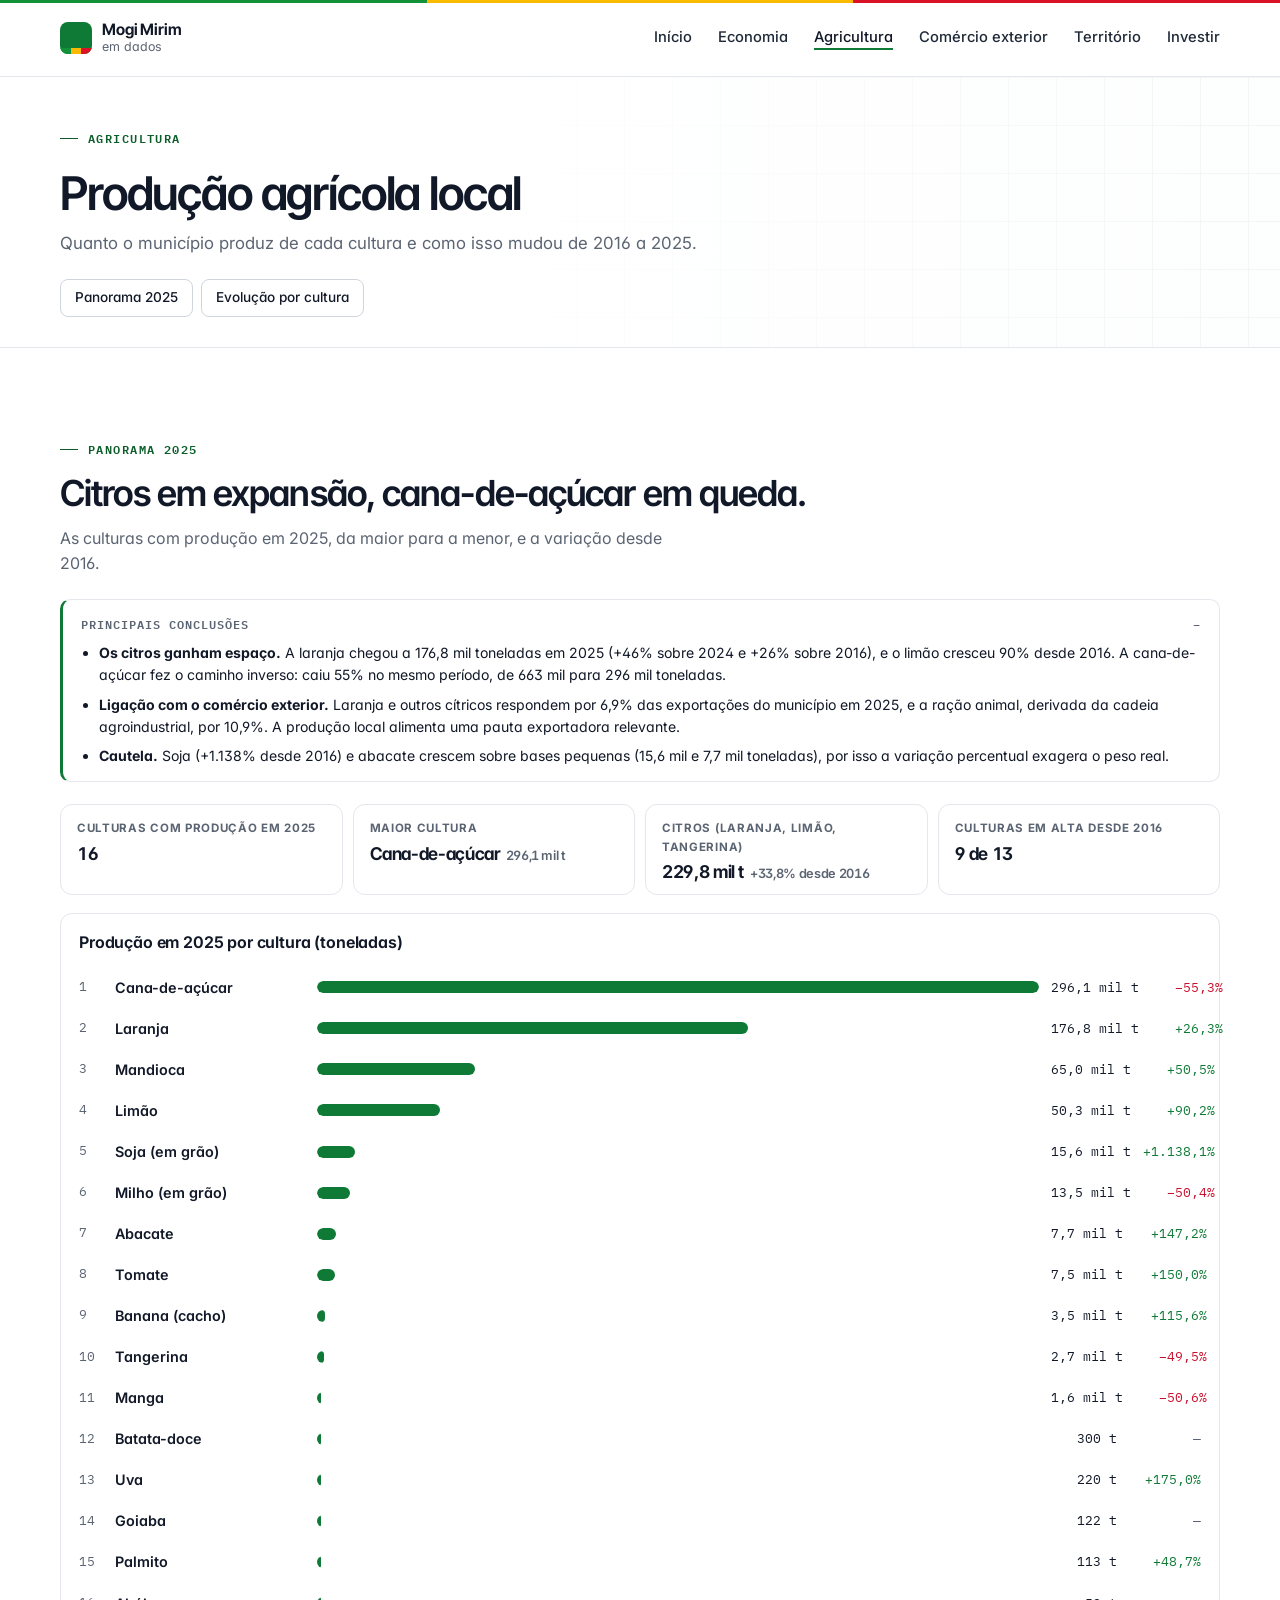
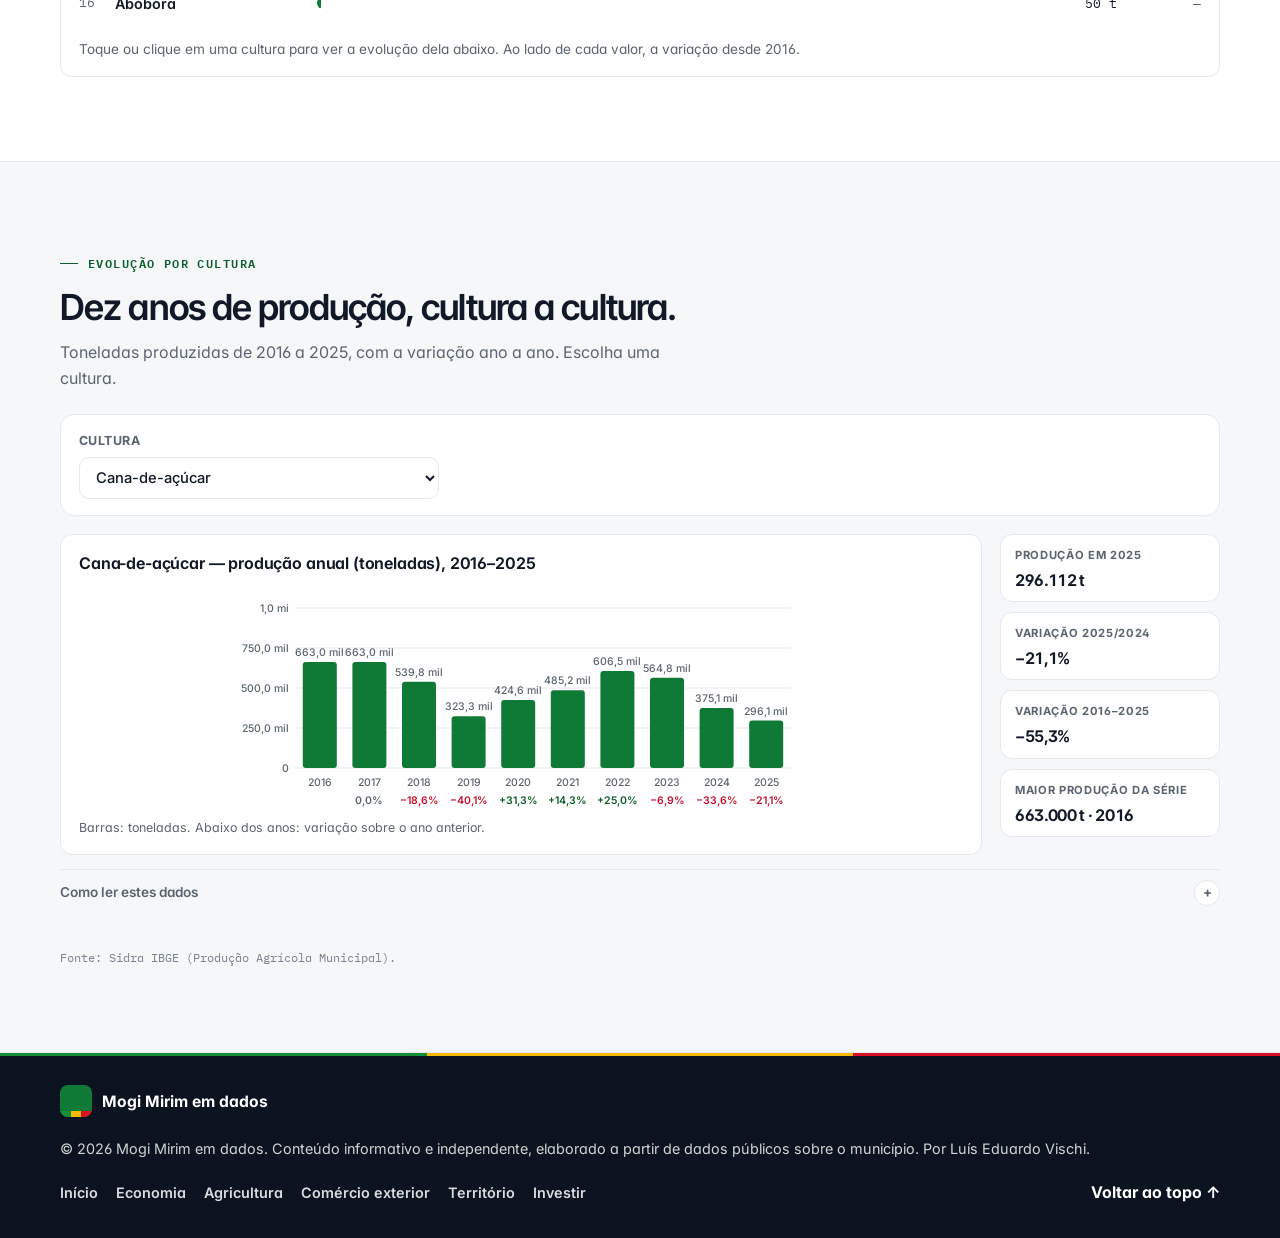
<file: agricultura.html>
<!DOCTYPE html>
<html lang="pt-BR">
<head>
  <meta charset="UTF-8" />
  <meta name="viewport" content="width=device-width, initial-scale=1.0" />

  <title>Agricultura | Mogi Mirim em dados</title>

  <meta name="description" content="Produção agrícola de Mogi Mirim (SP) de 2016 a 2025, por cultura, com dados da Produção Agrícola Municipal (Sidra/IBGE)." />
  <meta property="og:type" content="website" />
  <meta property="og:locale" content="pt_BR" />
  <meta property="og:site_name" content="Mogi Mirim em dados" />
  <meta property="og:title" content="Agricultura | Mogi Mirim em dados" />
  <meta property="og:description" content="Produção agrícola de Mogi Mirim (SP) de 2016 a 2025, por cultura, com dados da Produção Agrícola Municipal (Sidra/IBGE)." />
  <meta name="twitter:card" content="summary_large_image" />
  <meta property="og:url" content="https://luisvischi01-tech.github.io/Mogi-Mirim-em-Dados/agricultura.html" />
  <meta property="og:image" content="https://luisvischi01-tech.github.io/Mogi-Mirim-em-Dados/og-image.jpg" />
  <meta property="og:image:width" content="1200" />
  <meta property="og:image:height" content="630" />
  <meta property="og:image:alt" content="Mogi Mirim em dados: 13.280 empresas, US$ 72 milhões exportados em 2025 para 58 países" />
  <link rel="canonical" href="https://luisvischi01-tech.github.io/Mogi-Mirim-em-Dados/agricultura.html" />

  <link rel="icon" href="data:image/svg+xml,<svg xmlns=%22http://www.w3.org/2000/svg%22 viewBox=%220 0 100 100%22><rect width=%22100%22 height=%22100%22 rx=%2220%22 fill=%22%23129138%22/><circle cx=%2235%22 cy=%2235%22 r=%2214%22 fill=%22%23faba01%22/><circle cx=%2262%22 cy=%2262%22 r=%2216%22 fill=%22%23db1225%22/></svg>" />

  <link rel="preconnect" href="https://fonts.googleapis.com" />
  <link rel="preconnect" href="https://fonts.gstatic.com" crossorigin />
  <link href="https://fonts.googleapis.com/css2?family=Inter+Tight:wght@500;600;700&family=Inter:wght@400;500;600;700&family=IBM+Plex+Mono:wght@500;600&display=swap" rel="stylesheet" />

  <link rel="stylesheet" href="styles.css" />
  <link rel="stylesheet" href="tema-formal.css" />
</head>

<body>
  <a href="#inicio" class="skip-link">Pular para o conteúdo principal</a>

  <header class="site-header">
    <div class="container header-content">
      <a href="index.html" class="brand" aria-label="Página inicial">
        <span class="brand-mark" aria-hidden="true"></span>
        <span class="brand-text">
          <strong>Mogi Mirim</strong>
          <span>em dados</span>
        </span>
      </a>

      <button class="menu-toggle" aria-label="Abrir menu" aria-expanded="false" aria-controls="main-nav">
        <span></span>
        <span></span>
        <span></span>
      </button>

      <nav class="main-nav" id="main-nav">
        <a href="index.html">Início</a>
        <a href="economia.html">Economia</a>
        <a href="agricultura.html" aria-current="page">Agricultura</a>
        <a href="comercio-exterior.html">Comércio exterior</a>
        <a href="territorio.html">Território</a>
        <a href="investir.html">Investir</a>
      </nav>
    </div>
  </header>

  <main id="inicio">
    <section class="page-hero">
      <div class="container">
        <span class="section-label">Agricultura</span>
        <h1>Produção agrícola local</h1>
        <p>Quanto o município produz de cada cultura e como isso mudou de 2016 a 2025.</p>
        <nav class="page-chips" aria-label="Nesta página"><a href="#panorama">Panorama 2025</a><a href="#por-cultura">Evolução por cultura</a></nav>
      </div>
    </section>

    <section id="panorama" class="section">
      <div class="container">
        <div class="section-heading">
          <span class="section-label">Panorama 2025</span>
          <h2>Citros em expansão, cana-de-açúcar em queda.</h2>
          <p>As culturas com produção em 2025, da maior para a menor, e a variação desde 2016.</p>
        </div>

        <details class="insight" data-collapse-mobile open>
          <summary>Principais conclusões</summary>
          <ul>
            <li><strong>Os citros ganham espaço.</strong> A laranja chegou a 176,8 mil toneladas em 2025 (+46% sobre 2024 e +26% sobre 2016), e o limão cresceu 90% desde 2016. A cana-de-açúcar fez o caminho inverso: caiu 55% no mesmo período, de 663 mil para 296 mil toneladas.</li>
            <li><strong>Ligação com o comércio exterior.</strong> Laranja e outros cítricos respondem por 6,9% das exportações do município em 2025, e a ração animal, derivada da cadeia agroindustrial, por 10,9%. A produção local alimenta uma pauta exportadora relevante.</li>
            <li><strong>Cautela.</strong> Soja (+1.138% desde 2016) e abacate crescem sobre bases pequenas (15,6 mil e 7,7 mil toneladas), por isso a variação percentual exagera o peso real.</li>
          </ul>
        </details>

        <div id="ag-panorama" class="comex-kpis" aria-live="polite"></div>

        <div class="chart-card comex-dest-card">
          <h3>Produção em 2025 por cultura (toneladas)</h3>
          <ul id="ag-rank" class="comex-dest ag-rank"></ul>
          <p class="comex-dest-note">Toque ou clique em uma cultura para ver a evolução dela abaixo. Ao lado de cada valor, a variação desde 2016.</p>
        </div>
      </div>
    </section>

    <section id="por-cultura" class="section section-tinted comex-section">
      <div class="container">
        <div class="section-heading">
          <span class="section-label">Evolução por cultura</span>
          <h2>Dez anos de produção, cultura a cultura.</h2>
          <p>Toneladas produzidas de 2016 a 2025, com a variação ano a ano. Escolha uma cultura.</p>
        </div>

        <div id="agro">
          <div class="comex-filters ag-filters">
            <label>Cultura
              <select id="ag-prod"></select>
            </label>
          </div>

          <div class="ag-top">
            <div class="chart-card ag-chart-card">
              <h3 id="ag-title"></h3>
              <div id="ag-chart" class="comex-chart"></div>
              <p class="comex-note">Barras: toneladas. Abaixo dos anos: variação sobre o ano anterior.</p>
            </div>
            <div id="ag-kpis" class="ag-kpis" aria-live="polite"></div>
          </div>

          <details class="note-more"><summary>Como ler estes dados</summary><p class="comex-note">
            Quantidade produzida em toneladas; "—" indica ausência de produção ou de dado. Culturas sem produção em 2025
            não são exibidas. A variação percentual de culturas pequenas pode parecer grande mesmo com pouca mudança em toneladas.
          </p></details>
        </div>

        <p class="section-source">Fonte: Sidra IBGE (Produção Agrícola Municipal).</p>
      </div>
    </section>
  </main>

  <footer class="site-footer">
    <div class="container footer-content">
      <div class="footer-brand">
        <span class="brand-mark" aria-hidden="true"></span>
        <strong>Mogi Mirim em dados</strong>
      </div>

      <p>
        © 2026 Mogi Mirim em dados. Conteúdo informativo e independente,
        elaborado a partir de dados públicos sobre o município.
        Por Luís Eduardo Vischi.
      </p>

      <nav class="footer-nav" aria-label="Páginas do site"><a href="index.html">Início</a><a href="economia.html">Economia</a><a href="agricultura.html">Agricultura</a><a href="comercio-exterior.html">Comércio exterior</a><a href="territorio.html">Território</a><a href="investir.html">Investir</a></nav>

      <a href="#inicio" class="footer-top">Voltar ao topo ↑</a>
    </div>
  </footer>

  <script src="agro-data.js"></script>
  <script src="agro.js"></script>
  <script src="script.js"></script>
</body>
</html>
</file>
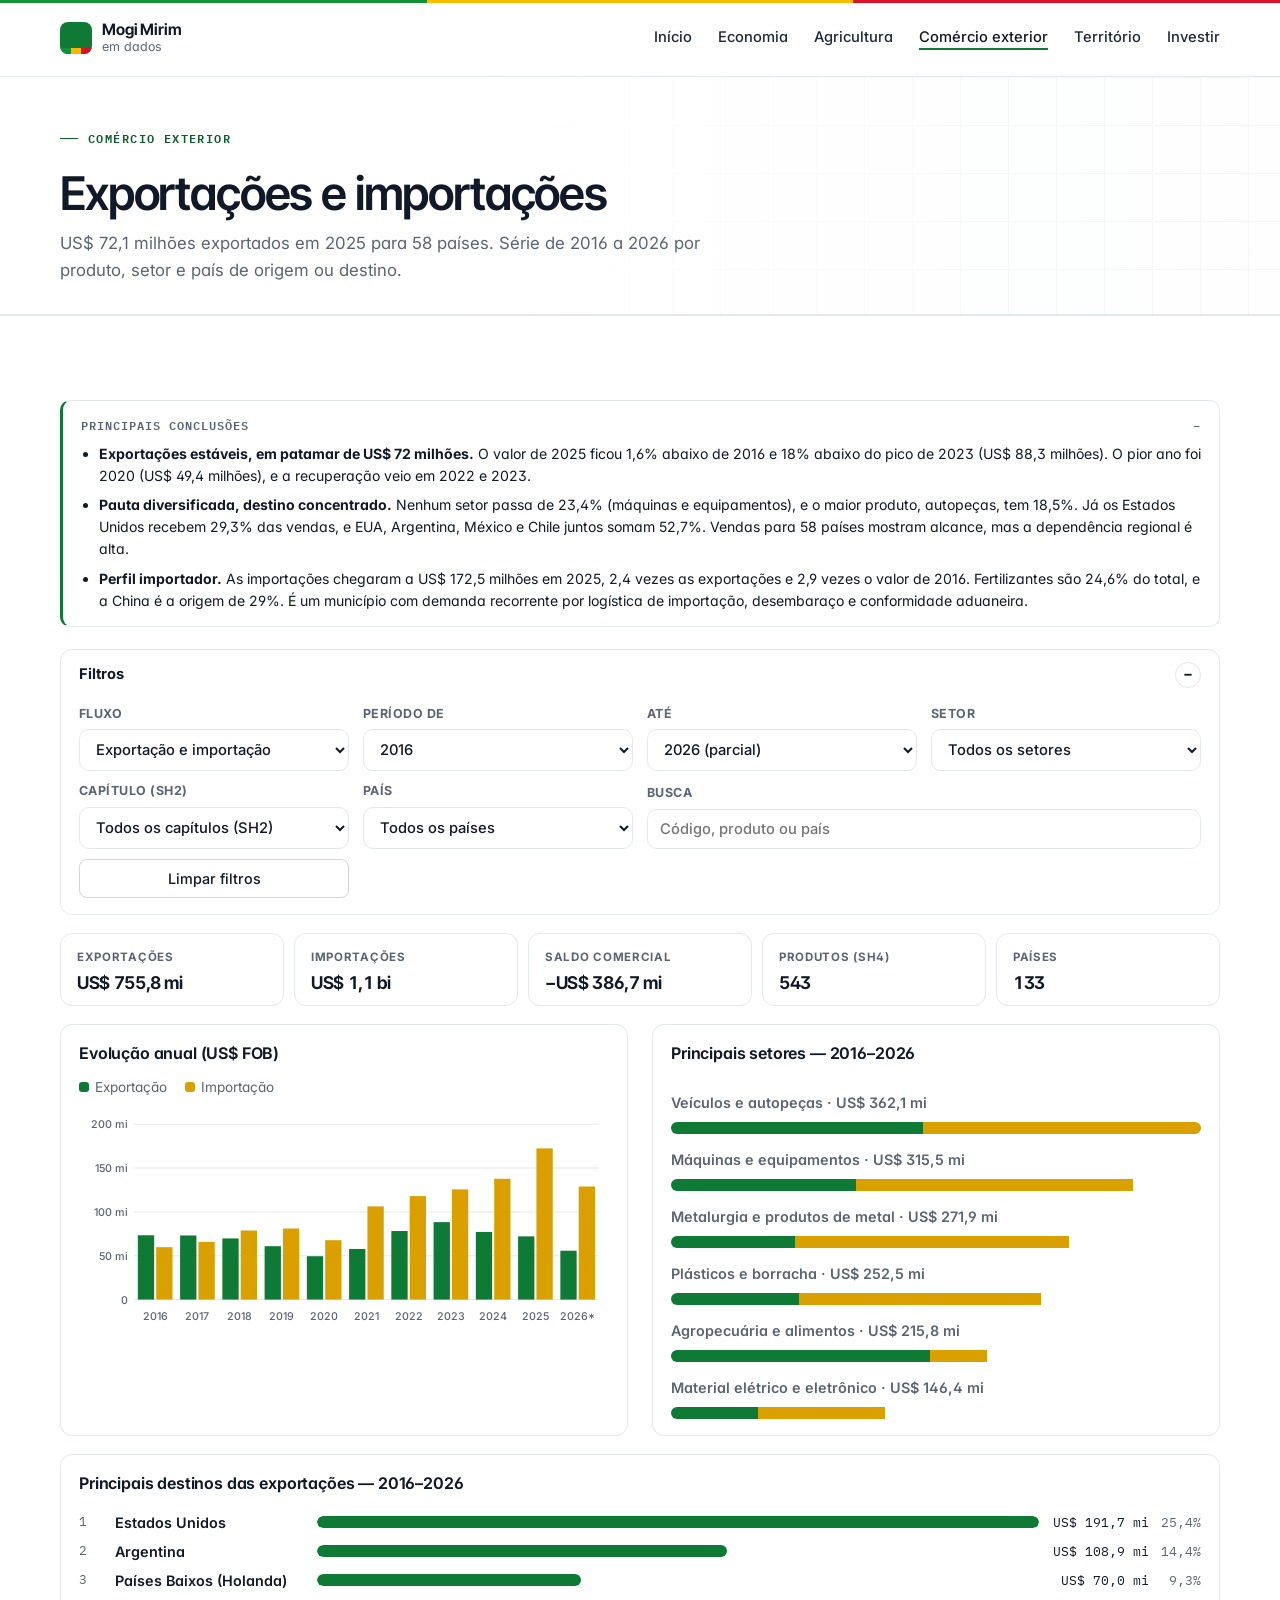
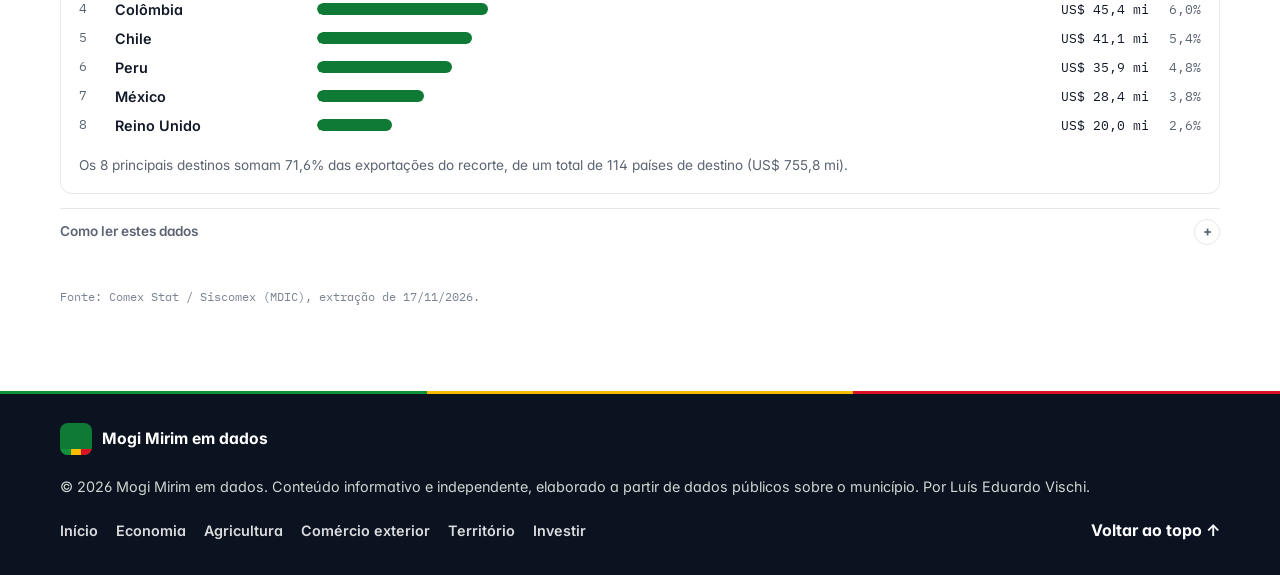
<file: comercio-exterior.html>
<!DOCTYPE html>
<html lang="pt-BR">
<head>
  <meta charset="UTF-8" />
  <meta name="viewport" content="width=device-width, initial-scale=1.0" />

  <title>Comércio exterior | Mogi Mirim em dados</title>

  <meta name="description" content="Exportações e importações de Mogi Mirim (SP) de 2016 a 2026, por produto, setor e país, com dados do Comex Stat." />
  <meta property="og:type" content="website" />
  <meta property="og:locale" content="pt_BR" />
  <meta property="og:site_name" content="Mogi Mirim em dados" />
  <meta property="og:title" content="Comércio exterior | Mogi Mirim em dados" />
  <meta property="og:description" content="Exportações e importações de Mogi Mirim (SP) de 2016 a 2026, por produto, setor e país, com dados do Comex Stat." />
  <meta name="twitter:card" content="summary_large_image" />
  <meta property="og:url" content="https://luisvischi01-tech.github.io/Mogi-Mirim-em-Dados/comercio-exterior.html" />
  <meta property="og:image" content="https://luisvischi01-tech.github.io/Mogi-Mirim-em-Dados/og-image.jpg" />
  <meta property="og:image:width" content="1200" />
  <meta property="og:image:height" content="630" />
  <meta property="og:image:alt" content="Mogi Mirim em dados: 13.280 empresas, US$ 72 milhões exportados em 2025 para 58 países" />
  <link rel="canonical" href="https://luisvischi01-tech.github.io/Mogi-Mirim-em-Dados/comercio-exterior.html" />

  <link rel="icon" href="data:image/svg+xml,<svg xmlns=%22http://www.w3.org/2000/svg%22 viewBox=%220 0 100 100%22><rect width=%22100%22 height=%22100%22 rx=%2220%22 fill=%22%23129138%22/><circle cx=%2235%22 cy=%2235%22 r=%2214%22 fill=%22%23faba01%22/><circle cx=%2262%22 cy=%2262%22 r=%2216%22 fill=%22%23db1225%22/></svg>" />

  <link rel="preconnect" href="https://fonts.googleapis.com" />
  <link rel="preconnect" href="https://fonts.gstatic.com" crossorigin />
  <link href="https://fonts.googleapis.com/css2?family=Inter+Tight:wght@500;600;700&family=Inter:wght@400;500;600;700&family=IBM+Plex+Mono:wght@500;600&display=swap" rel="stylesheet" />

  <link rel="stylesheet" href="styles.css" />
  <link rel="stylesheet" href="tema-formal.css" />
</head>

<body>
  <a href="#inicio" class="skip-link">Pular para o conteúdo principal</a>

  <header class="site-header">
    <div class="container header-content">
      <a href="index.html" class="brand" aria-label="Página inicial">
        <span class="brand-mark" aria-hidden="true"></span>
        <span class="brand-text">
          <strong>Mogi Mirim</strong>
          <span>em dados</span>
        </span>
      </a>

      <button class="menu-toggle" aria-label="Abrir menu" aria-expanded="false" aria-controls="main-nav">
        <span></span>
        <span></span>
        <span></span>
      </button>

      <nav class="main-nav" id="main-nav">
        <a href="index.html">Início</a>
        <a href="economia.html">Economia</a>
        <a href="agricultura.html">Agricultura</a>
        <a href="comercio-exterior.html" aria-current="page">Comércio exterior</a>
        <a href="territorio.html">Território</a>
        <a href="investir.html">Investir</a>
      </nav>
    </div>
  </header>

  <main id="inicio">
    <section class="page-hero">
      <div class="container">
        <span class="section-label">Comércio exterior</span>
        <h1>Exportações e importações</h1>
        <p>US$ 72,1 milhões exportados em 2025 para 58 países. Série de 2016 a 2026 por produto, setor e país de origem ou destino.</p>
      </div>
    </section>
    <section id="comercio-exterior" class="section comex-section">
      <div class="container">
        <details class="insight" data-collapse-mobile open>
          <summary>Principais conclusões</summary>
          <ul>
            <li><strong>Exportações estáveis, em patamar de US$ 72 milhões.</strong> O valor de 2025 ficou 1,6% abaixo de 2016 e 18% abaixo do pico de 2023 (US$ 88,3 milhões). O pior ano foi 2020 (US$ 49,4 milhões), e a recuperação veio em 2022 e 2023.</li>
            <li><strong>Pauta diversificada, destino concentrado.</strong> Nenhum setor passa de 23,4% (máquinas e equipamentos), e o maior produto, autopeças, tem 18,5%. Já os Estados Unidos recebem 29,3% das vendas, e EUA, Argentina, México e Chile juntos somam 52,7%. Vendas para 58 países mostram alcance, mas a dependência regional é alta.</li>
            <li><strong>Perfil importador.</strong> As importações chegaram a US$ 172,5 milhões em 2025, 2,4 vezes as exportações e 2,9 vezes o valor de 2016. Fertilizantes são 24,6% do total, e a China é a origem de 29%. É um município com demanda recorrente por logística de importação, desembaraço e conformidade aduaneira.</li>          </ul>
        </details>

        <div id="comex">
          <details class="filter-box" data-collapse-mobile open>
            <summary>Filtros</summary>
          <form class="comex-filters" onsubmit="return false" aria-label="Filtros de comércio exterior">
            <label>Fluxo
              <select id="cx-fluxo">
                <option value="ambos">Exportação e importação</option>
                <option value="exp">Somente exportação</option>
                <option value="imp">Somente importação</option>
              </select>
            </label>
            <label>Período de
              <select id="cx-de"></select>
            </label>
            <label>até
              <select id="cx-ate"></select>
            </label>
            <label>Setor
              <select id="cx-setor"></select>
            </label>
            <label>Capítulo (SH2)
              <select id="cx-sh2"></select>
            </label>
            <label>País
              <select id="cx-pais"></select>
            </label>
            <label class="comex-search">Busca
              <input id="cx-busca" type="search" placeholder="Código, produto ou país" autocomplete="off" />
            </label>
            <button type="button" id="cx-limpar" class="comex-btn">Limpar filtros</button>
          </form>
          </details>

          <div id="cx-kpis" class="comex-kpis" aria-live="polite"></div>

          <div class="charts-grid">
            <div class="chart-card">
              <h3>Evolução anual (US$ FOB)</h3>
              <div class="comex-legend">
                <span><i style="background:#0f7a36"></i>Exportação</span>
                <span><i style="background:#d9a000"></i>Importação</span>
              </div>
              <div id="cx-annual" class="comex-chart"></div>
            </div>
            <div class="chart-card">
              <h3 id="cx-top-title">Principais produtos</h3>
              <ul id="cx-top" class="bar-chart comex-top"></ul>
            </div>
          </div>

          <div class="chart-card comex-dest-card">
            <h3 id="cx-dest-title">Principais destinos das exportações</h3>
            <ul id="cx-dest" class="comex-dest"></ul>
            <p id="cx-dest-note" class="comex-dest-note"></p>
          </div>


          <details class="note-more"><summary>Como ler estes dados</summary><p class="comex-note">
            Valores em dólares norte-americanos, preço FOB, sem correção monetária.
            * 2026 refere-se a período parcial, conforme a data de extração. SH2 e SH4:
            capítulos e posições do Sistema Harmonizado. Nomes de produtos e setores foram simplificados para facilitar a leitura; a descrição oficial está disponível na base de origem.
            O Comex Stat atribui a operação ao município do domicílio da empresa declarante, não necessariamente ao local de produção.
          </p></details>
        </div>

        <p class="section-source">Fonte: Comex Stat / Siscomex (MDIC), extração de 17/11/2026.</p>
      </div>
    </section>
  </main>

  <footer class="site-footer">
    <div class="container footer-content">
      <div class="footer-brand">
        <span class="brand-mark" aria-hidden="true"></span>
        <strong>Mogi Mirim em dados</strong>
      </div>

      <p>
        © 2026 Mogi Mirim em dados. Conteúdo informativo e independente,
        elaborado a partir de dados públicos sobre o município.
        Por Luís Eduardo Vischi.
      </p>

      <nav class="footer-nav" aria-label="Páginas do site"><a href="index.html">Início</a><a href="economia.html">Economia</a><a href="agricultura.html">Agricultura</a><a href="comercio-exterior.html">Comércio exterior</a><a href="territorio.html">Território</a><a href="investir.html">Investir</a></nav>

      <a href="#inicio" class="footer-top">Voltar ao topo ↑</a>
    </div>
  </footer>

  <script src="comex-data.js"></script>
  <script src="comex.js"></script>
  <script src="script.js"></script>
</body>
</html>
</file>
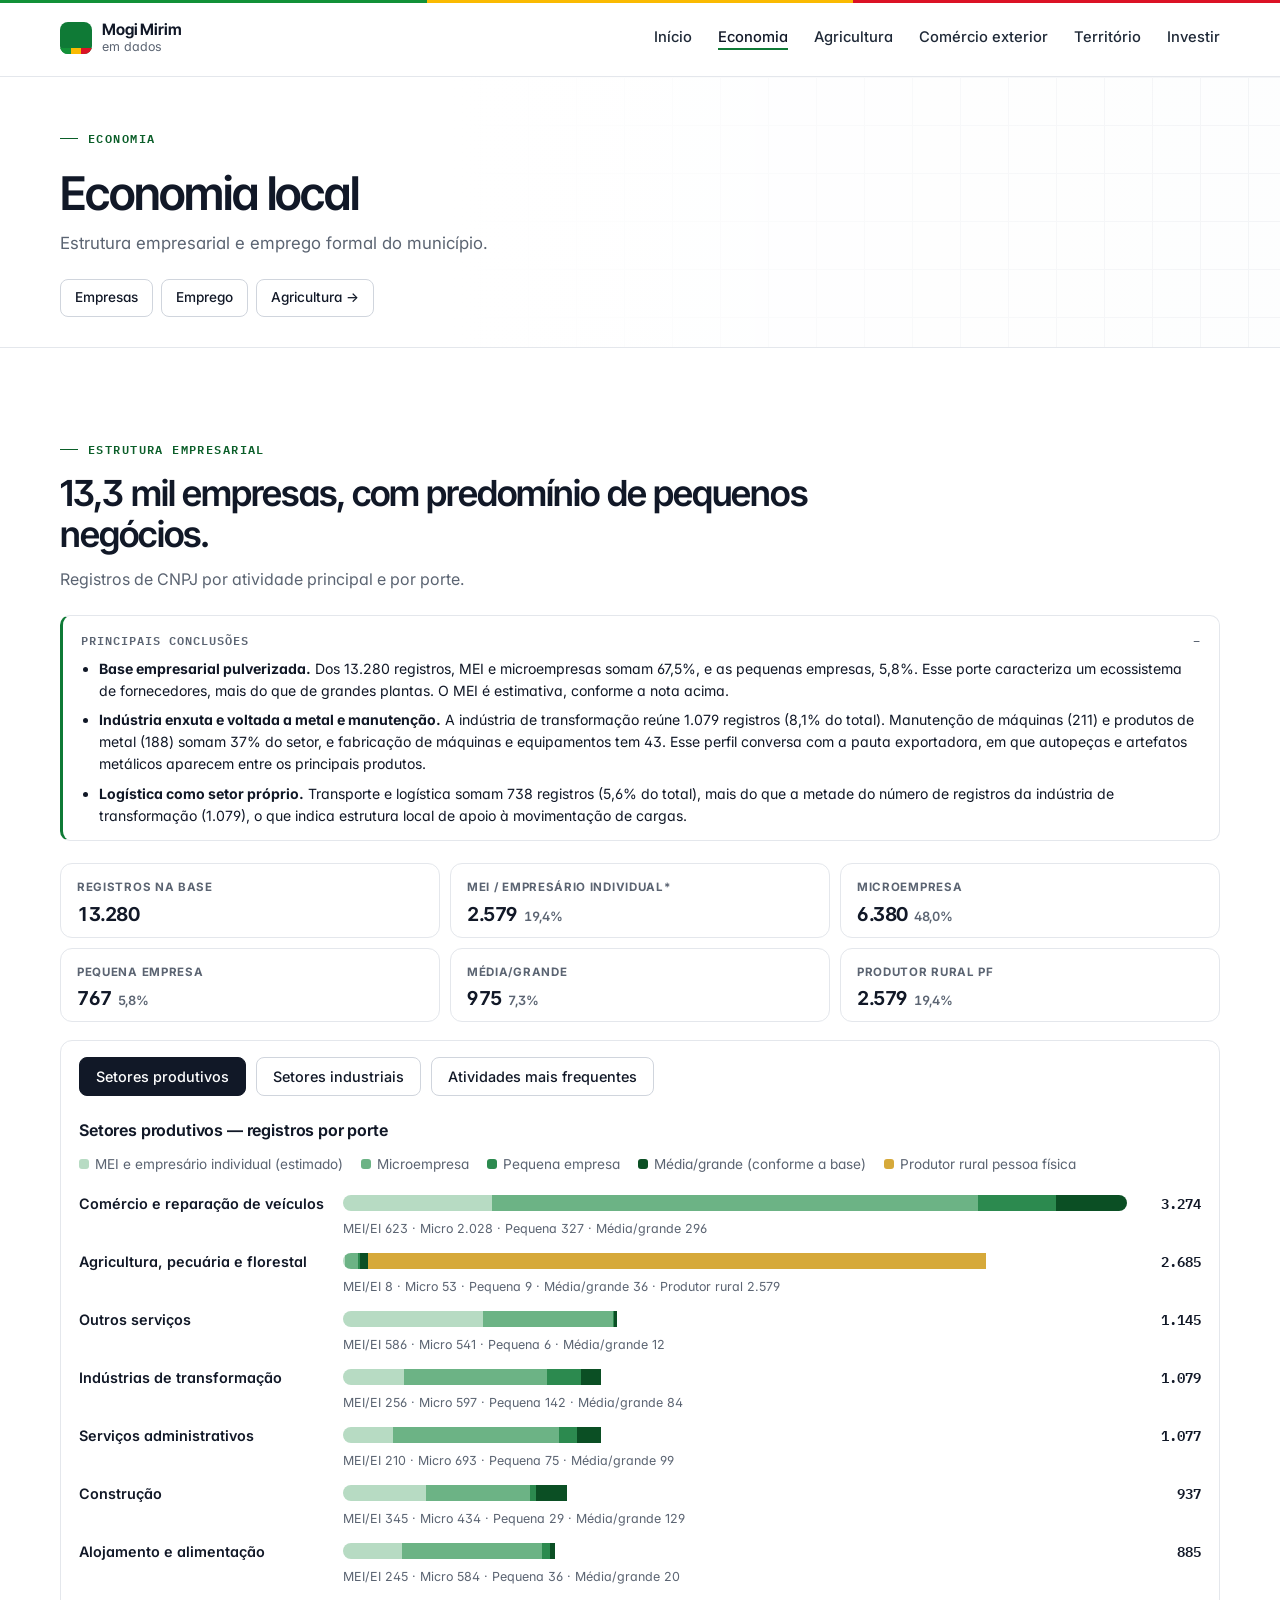
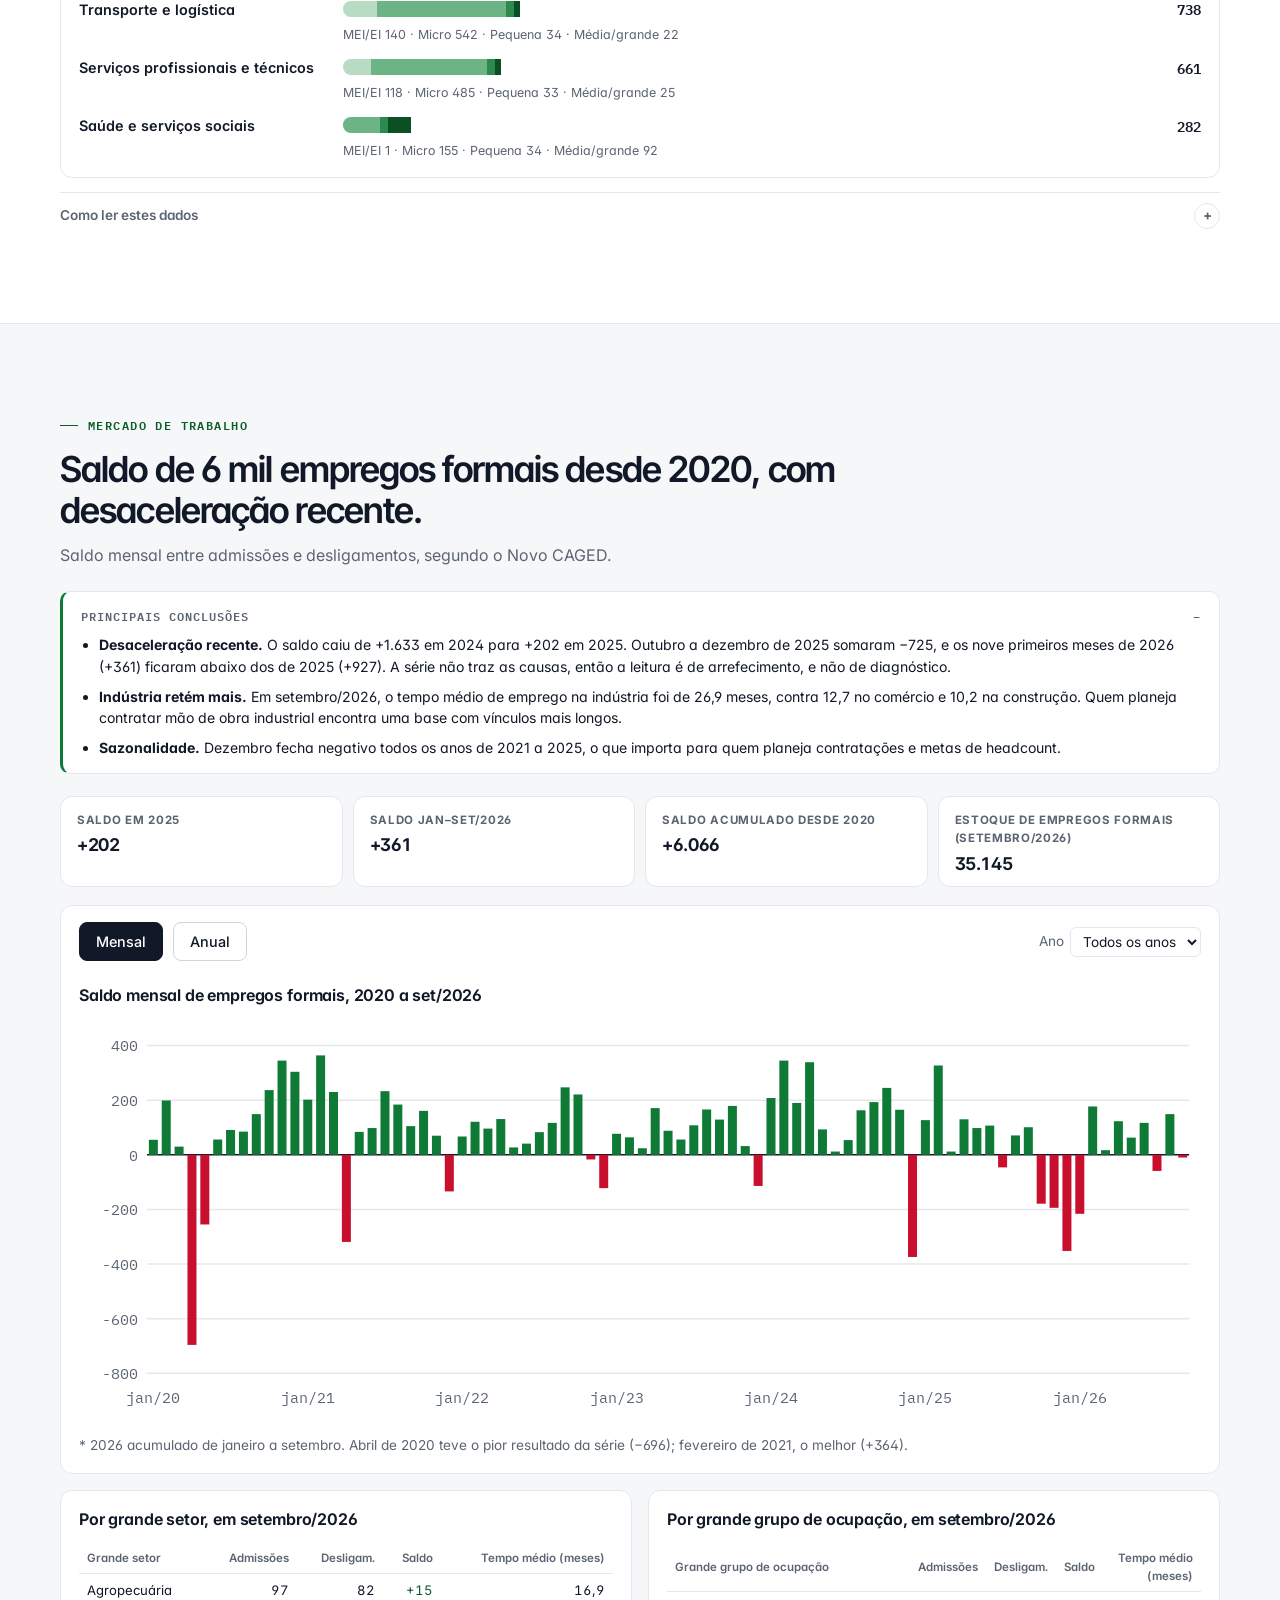
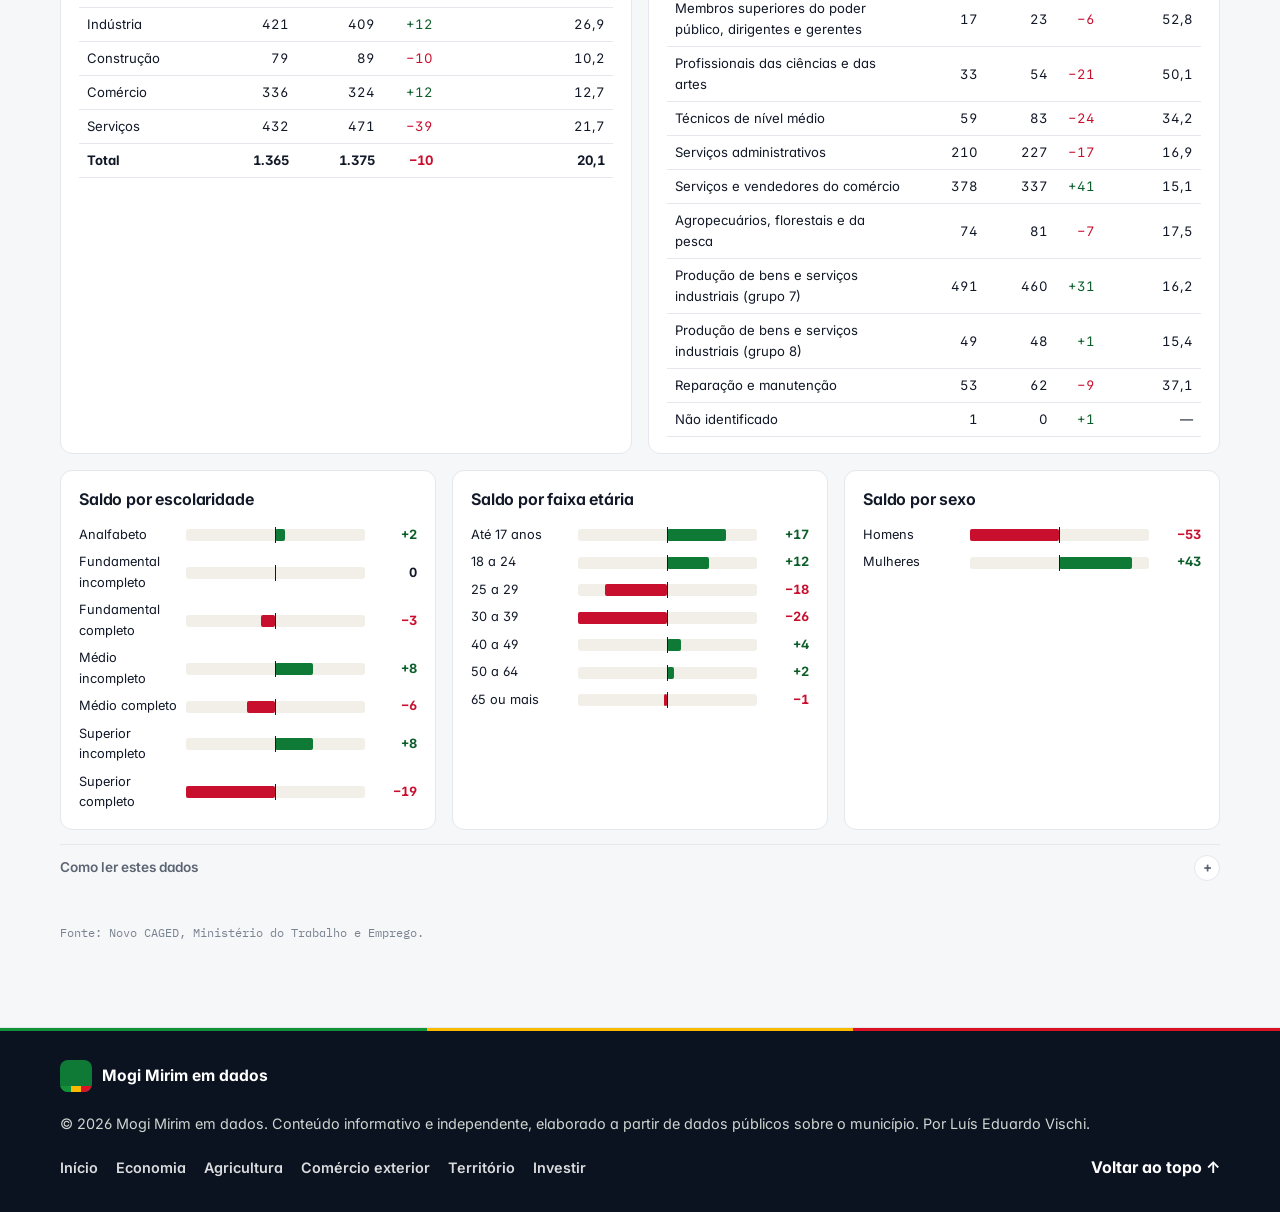
<file: economia.html>
<!DOCTYPE html>
<html lang="pt-BR">
<head>
  <meta charset="UTF-8" />
  <meta name="viewport" content="width=device-width, initial-scale=1.0" />

  <title>Economia | Mogi Mirim em dados</title>

  <meta name="description" content="Estrutura empresarial e emprego formal de Mogi Mirim (SP), com dados da base de CNPJs e do Novo CAGED." />
  <meta property="og:type" content="website" />
  <meta property="og:locale" content="pt_BR" />
  <meta property="og:site_name" content="Mogi Mirim em dados" />
  <meta property="og:title" content="Economia | Mogi Mirim em dados" />
  <meta property="og:description" content="Estrutura empresarial e emprego formal de Mogi Mirim (SP), com dados da base de CNPJs e do Novo CAGED." />
  <meta name="twitter:card" content="summary_large_image" />
  <meta property="og:url" content="https://luisvischi01-tech.github.io/Mogi-Mirim-em-Dados/economia.html" />
  <meta property="og:image" content="https://luisvischi01-tech.github.io/Mogi-Mirim-em-Dados/og-image.jpg" />
  <meta property="og:image:width" content="1200" />
  <meta property="og:image:height" content="630" />
  <meta property="og:image:alt" content="Mogi Mirim em dados: 13.280 empresas, US$ 72 milhões exportados em 2025 para 58 países" />
  <link rel="canonical" href="https://luisvischi01-tech.github.io/Mogi-Mirim-em-Dados/economia.html" />

  <link rel="icon" href="data:image/svg+xml,<svg xmlns=%22http://www.w3.org/2000/svg%22 viewBox=%220 0 100 100%22><rect width=%22100%22 height=%22100%22 rx=%2220%22 fill=%22%23129138%22/><circle cx=%2235%22 cy=%2235%22 r=%2214%22 fill=%22%23faba01%22/><circle cx=%2262%22 cy=%2262%22 r=%2216%22 fill=%22%23db1225%22/></svg>" />

  <link rel="preconnect" href="https://fonts.googleapis.com" />
  <link rel="preconnect" href="https://fonts.gstatic.com" crossorigin />
  <link href="https://fonts.googleapis.com/css2?family=Inter+Tight:wght@500;600;700&family=Inter:wght@400;500;600;700&family=IBM+Plex+Mono:wght@500;600&display=swap" rel="stylesheet" />

  <link rel="stylesheet" href="styles.css" />
  <link rel="stylesheet" href="tema-formal.css" />
</head>

<body>
  <a href="#inicio" class="skip-link">Pular para o conteúdo principal</a>

  <header class="site-header">
    <div class="container header-content">
      <a href="index.html" class="brand" aria-label="Página inicial">
        <span class="brand-mark" aria-hidden="true"></span>
        <span class="brand-text">
          <strong>Mogi Mirim</strong>
          <span>em dados</span>
        </span>
      </a>

      <button class="menu-toggle" aria-label="Abrir menu" aria-expanded="false" aria-controls="main-nav">
        <span></span>
        <span></span>
        <span></span>
      </button>

      <nav class="main-nav" id="main-nav">
        <a href="index.html">Início</a>
        <a href="economia.html" aria-current="page">Economia</a>
        <a href="agricultura.html">Agricultura</a>
        <a href="comercio-exterior.html">Comércio exterior</a>
        <a href="territorio.html">Território</a>
        <a href="investir.html">Investir</a>
      </nav>
    </div>
  </header>

  <main id="inicio">
    <section class="page-hero">
      <div class="container">
        <span class="section-label">Economia</span>
        <h1>Economia local</h1>
        <p>Estrutura empresarial e emprego formal do município.</p>
        <nav class="page-chips" aria-label="Nesta página"><a href="#estrutura-empresarial">Empresas</a><a href="#mercado-de-trabalho">Emprego</a><a href="agricultura.html">Agricultura →</a></nav>
      </div>
    </section>
    <section id="estrutura-empresarial" class="section">
      <div class="container">
        <div class="section-heading">
          <span class="section-label">Estrutura empresarial</span>
          <h2>13,3 mil empresas, com predomínio de pequenos negócios.</h2>
          <p>Registros de CNPJ por atividade principal e por porte.</p>
        </div>

        <details class="insight" data-collapse-mobile open>
          <summary>Principais conclusões</summary>
          <ul>
            <li><strong>Base empresarial pulverizada.</strong> Dos 13.280 registros, MEI e microempresas somam 67,5%, e as pequenas empresas, 5,8%. Esse porte caracteriza um ecossistema de fornecedores, mais do que de grandes plantas. O MEI é estimativa, conforme a nota acima.</li>
            <li><strong>Indústria enxuta e voltada a metal e manutenção.</strong> A indústria de transformação reúne 1.079 registros (8,1% do total). Manutenção de máquinas (211) e produtos de metal (188) somam 37% do setor, e fabricação de máquinas e equipamentos tem 43. Esse perfil conversa com a pauta exportadora, em que autopeças e artefatos metálicos aparecem entre os principais produtos.</li>
            <li><strong>Logística como setor próprio.</strong> Transporte e logística somam 738 registros (5,6% do total), mais do que a metade do número de registros da indústria de transformação (1.079), o que indica estrutura local de apoio à movimentação de cargas.</li>
          </ul>
        </details>

        <div id="empresas">
          <div id="em-kpis" class="comex-kpis comex-kpis-6"></div>

          <div class="chart-card em-card">
            <div class="em-tabs" role="group" aria-label="Visão do gráfico">
              <button type="button" class="comex-btn is-active" data-em-tab="secoes" aria-pressed="true">Setores produtivos</button>
              <button type="button" class="comex-btn" data-em-tab="industria" aria-pressed="false">Setores industriais</button>
              <button type="button" class="comex-btn" data-em-tab="atividades" aria-pressed="false">Atividades mais frequentes</button>
            </div>
            <h3 id="em-title"></h3>
            <div id="em-legend" class="comex-legend em-legend"></div>
            <label id="em-ind-wrap" class="em-check" hidden><input type="checkbox" id="em-ind" /> Somente atividades industriais</label>
            <ul id="em-chart" class="em-chart"></ul>
          </div>

          <details class="note-more"><summary>Como ler estes dados</summary><p class="comex-note">
            Contagem de registros da base de CNPJs, classificados pelo CNAE principal; cada registro
            corresponde a uma linha da base. * MEI e empresário individual foram identificados pelo padrão de nome
            empresarial (nome da pessoa seguido do CPF), dentro do porte micro; trata-se de estimativa, já que a base
            não traz a natureza jurídica. A base classifica o porte como micro, pequena e média/grande, sem separar
            médias de grandes; no setor agropecuário, produtores rurais pessoa física constam nessa última faixa e
            aparecem em categoria própria. Condomínios e entidades sem fins lucrativos também podem integrar a faixa média/grande.
          </p></details>
        </div>

      </div>
    </section>
    <section id="mercado-de-trabalho" class="section section-tinted">
      <div class="container">
        <div class="section-heading">
          <span class="section-label">Mercado de trabalho</span>
          <h2>Saldo de 6 mil empregos formais desde 2020, com desaceleração recente.</h2>
          <p>Saldo mensal entre admissões e desligamentos, segundo o Novo CAGED.</p>
        </div>

        <details class="insight" data-collapse-mobile open>
          <summary>Principais conclusões</summary>
          <ul>
            <li><strong>Desaceleração recente.</strong> O saldo caiu de +1.633 em 2024 para +202 em 2025. Outubro a dezembro de 2025 somaram −725, e os nove primeiros meses de 2026 (+361) ficaram abaixo dos de 2025 (+927). A série não traz as causas, então a leitura é de arrefecimento, e não de diagnóstico.</li>
            <li><strong>Indústria retém mais.</strong> Em setembro/2026, o tempo médio de emprego na indústria foi de 26,9 meses, contra 12,7 no comércio e 10,2 na construção. Quem planeja contratar mão de obra industrial encontra uma base com vínculos mais longos.</li>
            <li><strong>Sazonalidade.</strong> Dezembro fecha negativo todos os anos de 2021 a 2025, o que importa para quem planeja contratações e metas de headcount.</li>
          </ul>
        </details>

        <div id="caged">
          <div id="cg-kpis" class="comex-kpis"></div>

          <div class="chart-card em-card">
            <div class="em-tabs" role="group" aria-label="Periodicidade">
              <button type="button" class="comex-btn is-active" data-cg-modo="mensal" aria-pressed="true">Mensal</button>
              <button type="button" class="comex-btn" data-cg-modo="anual" aria-pressed="false">Anual</button>
              <label id="cg-ano-wrap" class="cg-sel">Ano <select id="cg-ano"></select></label>
            </div>
            <h3 id="cg-title"></h3>
            <div id="cg-chart" class="cg-chart"></div>
            <p class="comex-note">* 2026 acumulado de janeiro a setembro. Abril de 2020 teve o pior resultado da série (−696); fevereiro de 2021, o melhor (+364).</p>
          </div>

          <div class="cg-grid">
            <div class="chart-card em-card">
              <h3>Por grande setor, em setembro/2026</h3>
              <div class="table-scroll"><table id="cg-setores" class="cg-table stack"></table></div>
            </div>
            <div class="chart-card em-card">
              <h3>Por grande grupo de ocupação, em setembro/2026</h3>
              <div class="table-scroll"><table id="cg-ocup" class="cg-table stack"></table></div>
            </div>
          </div>

          <div class="cg-grid cg-grid-3">
            <div class="chart-card em-card"><h3>Saldo por escolaridade</h3><ul id="cg-esc" class="cg-div"></ul></div>
            <div class="chart-card em-card"><h3>Saldo por faixa etária</h3><ul id="cg-fx" class="cg-div"></ul></div>
            <div class="chart-card em-card"><h3>Saldo por sexo</h3><ul id="cg-sx" class="cg-div"></ul></div>
          </div>

          <details class="note-more"><summary>Como ler estes dados</summary><p class="comex-note">
            Dados não ajustados, conforme declarações recebidas no prazo; o Novo CAGED existe a partir de janeiro de 2020
            e não é comparável à série antiga. Os recortes por setor, ocupação, escolaridade, faixa etária e sexo
            referem-se apenas a setembro/2026 e, por ser um mês isolado, podem destoar da tendência do ano.
            O estoque de 35.145 vínculos refere-se a setembro/2026.
          </p></details>
        </div>

        <p class="section-source">Fonte: Novo CAGED, Ministério do Trabalho e Emprego.</p>
      </div>
    </section>
  </main>

  <footer class="site-footer">
    <div class="container footer-content">
      <div class="footer-brand">
        <span class="brand-mark" aria-hidden="true"></span>
        <strong>Mogi Mirim em dados</strong>
      </div>

      <p>
        © 2026 Mogi Mirim em dados. Conteúdo informativo e independente,
        elaborado a partir de dados públicos sobre o município.
        Por Luís Eduardo Vischi.
      </p>

      <nav class="footer-nav" aria-label="Páginas do site"><a href="index.html">Início</a><a href="economia.html">Economia</a><a href="agricultura.html">Agricultura</a><a href="comercio-exterior.html">Comércio exterior</a><a href="territorio.html">Território</a><a href="investir.html">Investir</a></nav>

      <a href="#inicio" class="footer-top">Voltar ao topo ↑</a>
    </div>
  </footer>

  <script src="empresas-data.js"></script>
  <script src="empresas.js"></script>
  <script src="caged-data.js"></script>
  <script src="caged.js"></script>
  <script src="script.js"></script>
</body>
</html>
</file>
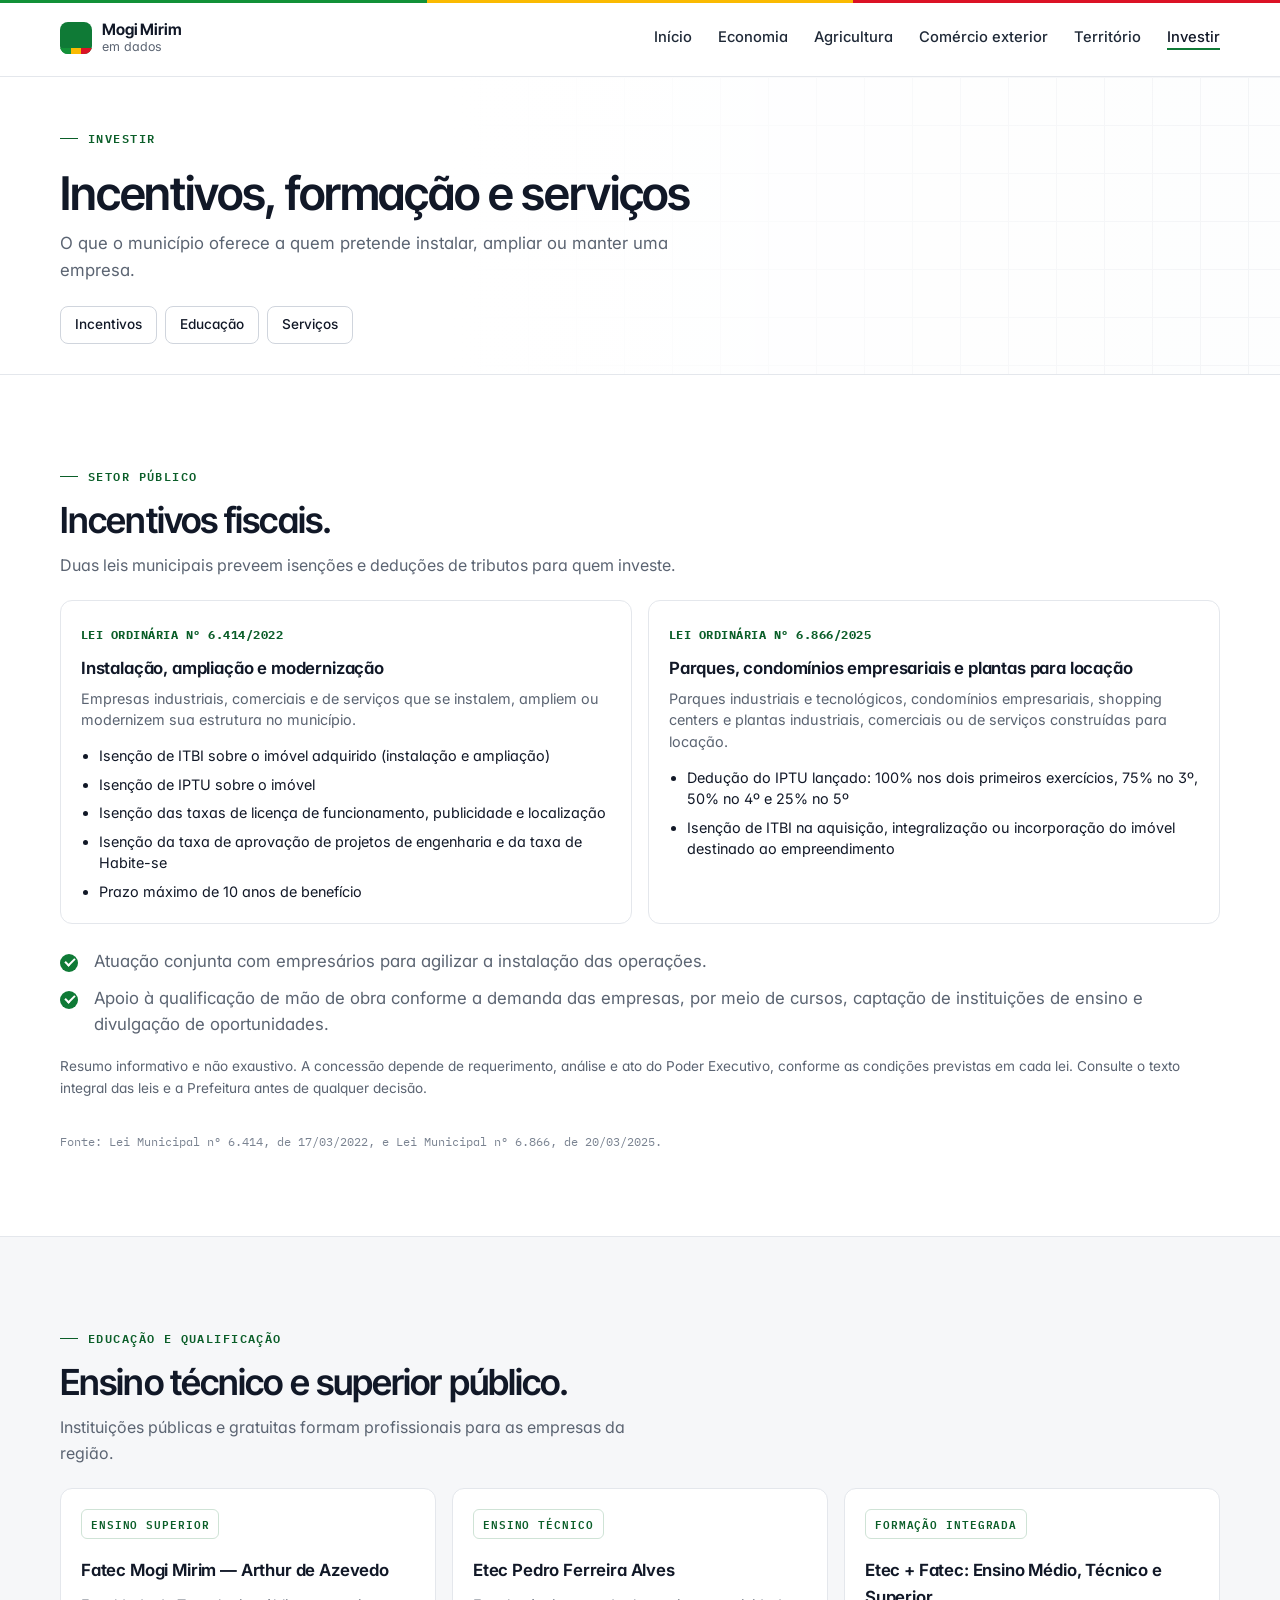
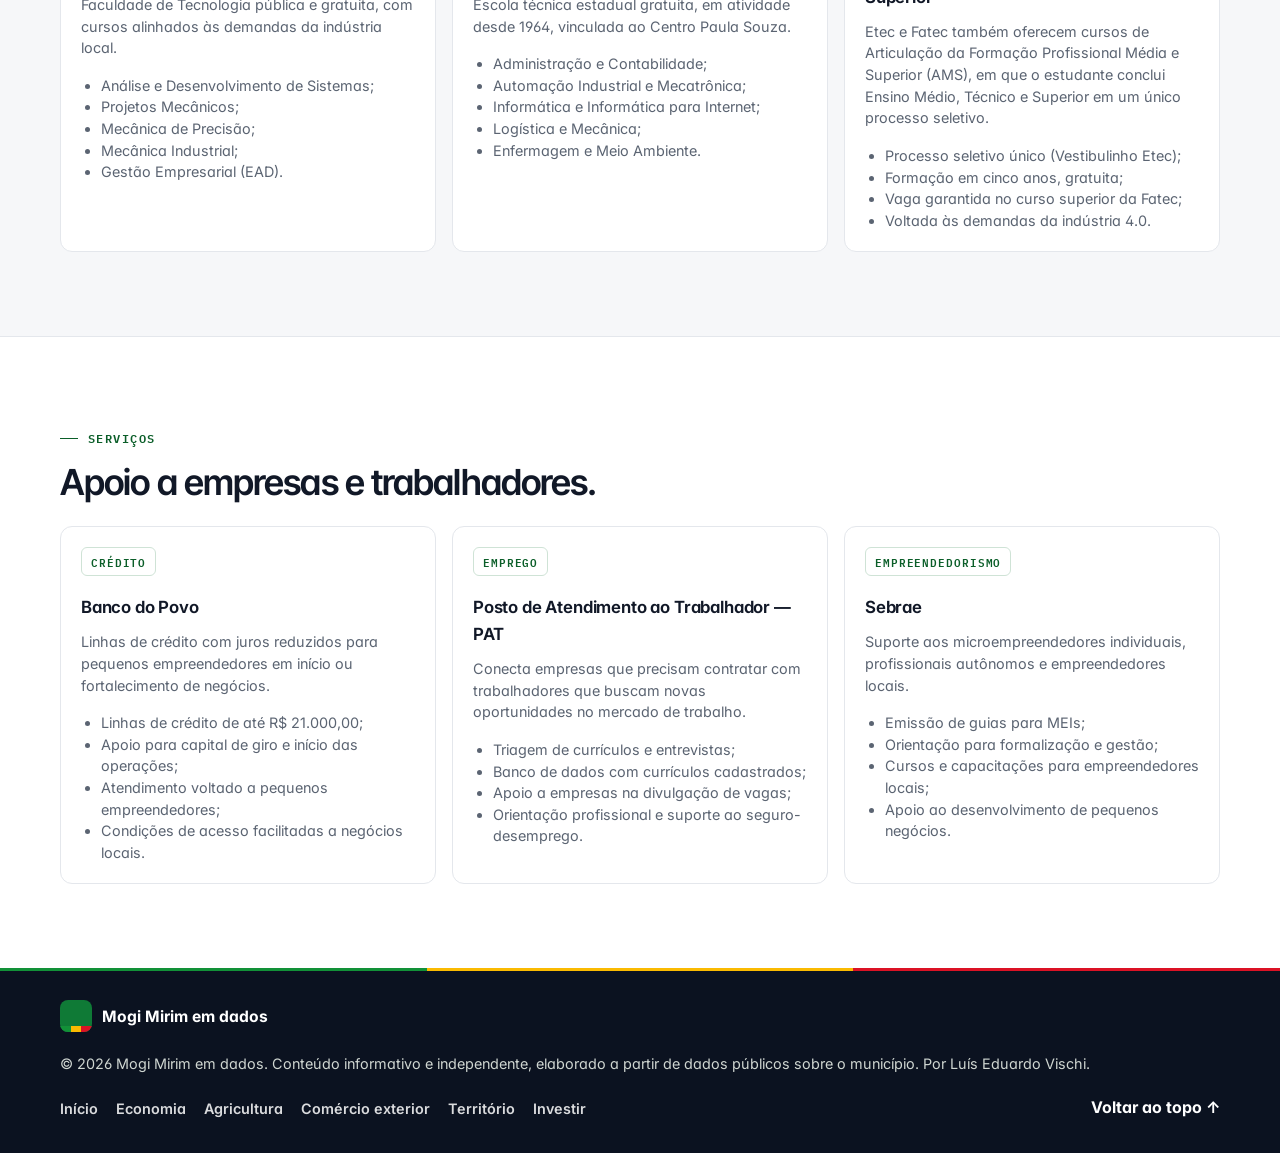
<file: investir.html>
<!DOCTYPE html>
<html lang="pt-BR">
<head>
  <meta charset="UTF-8" />
  <meta name="viewport" content="width=device-width, initial-scale=1.0" />

  <title>Investir | Mogi Mirim em dados</title>

  <meta name="description" content="Incentivos fiscais municipais, oferta de ensino técnico e superior e serviços de apoio a empresas em Mogi Mirim (SP)." />
  <meta property="og:type" content="website" />
  <meta property="og:locale" content="pt_BR" />
  <meta property="og:site_name" content="Mogi Mirim em dados" />
  <meta property="og:title" content="Investir | Mogi Mirim em dados" />
  <meta property="og:description" content="Incentivos fiscais municipais, oferta de ensino técnico e superior e serviços de apoio a empresas em Mogi Mirim (SP)." />
  <meta name="twitter:card" content="summary_large_image" />
  <meta property="og:url" content="https://luisvischi01-tech.github.io/Mogi-Mirim-em-Dados/investir.html" />
  <meta property="og:image" content="https://luisvischi01-tech.github.io/Mogi-Mirim-em-Dados/og-image.jpg" />
  <meta property="og:image:width" content="1200" />
  <meta property="og:image:height" content="630" />
  <meta property="og:image:alt" content="Mogi Mirim em dados: 13.280 empresas, US$ 72 milhões exportados em 2025 para 58 países" />
  <link rel="canonical" href="https://luisvischi01-tech.github.io/Mogi-Mirim-em-Dados/investir.html" />

  <link rel="icon" href="data:image/svg+xml,<svg xmlns=%22http://www.w3.org/2000/svg%22 viewBox=%220 0 100 100%22><rect width=%22100%22 height=%22100%22 rx=%2220%22 fill=%22%23129138%22/><circle cx=%2235%22 cy=%2235%22 r=%2214%22 fill=%22%23faba01%22/><circle cx=%2262%22 cy=%2262%22 r=%2216%22 fill=%22%23db1225%22/></svg>" />

  <link rel="preconnect" href="https://fonts.googleapis.com" />
  <link rel="preconnect" href="https://fonts.gstatic.com" crossorigin />
  <link href="https://fonts.googleapis.com/css2?family=Inter+Tight:wght@500;600;700&family=Inter:wght@400;500;600;700&family=IBM+Plex+Mono:wght@500;600&display=swap" rel="stylesheet" />

  <link rel="stylesheet" href="styles.css" />
  <link rel="stylesheet" href="tema-formal.css" />
</head>

<body>
  <a href="#inicio" class="skip-link">Pular para o conteúdo principal</a>

  <header class="site-header">
    <div class="container header-content">
      <a href="index.html" class="brand" aria-label="Página inicial">
        <span class="brand-mark" aria-hidden="true"></span>
        <span class="brand-text">
          <strong>Mogi Mirim</strong>
          <span>em dados</span>
        </span>
      </a>

      <button class="menu-toggle" aria-label="Abrir menu" aria-expanded="false" aria-controls="main-nav">
        <span></span>
        <span></span>
        <span></span>
      </button>

      <nav class="main-nav" id="main-nav">
        <a href="index.html">Início</a>
        <a href="economia.html">Economia</a>
        <a href="agricultura.html">Agricultura</a>
        <a href="comercio-exterior.html">Comércio exterior</a>
        <a href="territorio.html">Território</a>
        <a href="investir.html" aria-current="page">Investir</a>
      </nav>
    </div>
  </header>

  <main id="inicio">
    <section class="page-hero">
      <div class="container">
        <span class="section-label">Investir</span>
        <h1>Incentivos, formação e serviços</h1>
        <p>O que o município oferece a quem pretende instalar, ampliar ou manter uma empresa.</p>
        <nav class="page-chips" aria-label="Nesta página"><a href="#setor-publico">Incentivos</a><a href="#educacao">Educação</a><a href="#servicos">Serviços</a></nav>
      </div>
    </section>
    <section id="setor-publico" class="section">
      <div class="container">
        <div class="section-heading">
          <span class="section-label">Setor público</span>
          <h2>Incentivos fiscais.</h2>
          <p>Duas leis municipais preveem isenções e deduções de tributos para quem investe.</p>
        </div>

        <div class="incentive-grid">
          <article class="incentive-card">
            <span class="incentive-law">Lei Ordinária nº 6.414/2022</span>
            <h3>Instalação, ampliação e modernização</h3>
            <p class="incentive-scope">Empresas industriais, comerciais e de serviços que se instalem, ampliem ou modernizem sua estrutura no município.</p>
            <ul class="incentive-list">
              <li>Isenção de ITBI sobre o imóvel adquirido (instalação e ampliação)</li>
              <li>Isenção de IPTU sobre o imóvel</li>
              <li>Isenção das taxas de licença de funcionamento, publicidade e localização</li>
              <li>Isenção da taxa de aprovação de projetos de engenharia e da taxa de Habite-se</li>
              <li>Prazo máximo de 10 anos de benefício</li>
            </ul>
          </article>

          <article class="incentive-card">
            <span class="incentive-law">Lei Ordinária nº 6.866/2025</span>
            <h3>Parques, condomínios empresariais e plantas para locação</h3>
            <p class="incentive-scope">Parques industriais e tecnológicos, condomínios empresariais, shopping centers e plantas industriais, comerciais ou de serviços construídas para locação.</p>
            <ul class="incentive-list">
              <li>Dedução do IPTU lançado: 100% nos dois primeiros exercícios, 75% no 3º, 50% no 4º e 25% no 5º</li>
              <li>Isenção de ITBI na aquisição, integralização ou incorporação do imóvel destinado ao empreendimento</li>
            </ul>
          </article>
        </div>

        <ul class="check-list incentive-extra">
          <li>Atuação conjunta com empresários para agilizar a instalação das operações.</li>
          <li>Apoio à qualificação de mão de obra conforme a demanda das empresas, por meio de cursos, captação de instituições de ensino e divulgação de oportunidades.</li>
        </ul>

        <p class="comex-note">Resumo informativo e não exaustivo. A concessão depende de requerimento, análise e ato do Poder Executivo, conforme as condições previstas em cada lei. Consulte o texto integral das leis e a Prefeitura antes de qualquer decisão.</p>
        <p class="section-source">Fonte: Lei Municipal nº 6.414, de 17/03/2022, e Lei Municipal nº 6.866, de 20/03/2025.</p>
      </div>
    </section>
    <section id="educacao" class="section section-tinted">
      <div class="container">
        <div class="section-heading">
          <span class="section-label">Educação e qualificação</span>
          <h2>Ensino técnico e superior público.</h2>
          <p>Instituições públicas e gratuitas formam profissionais para as empresas da região.</p>
        </div>

        <div class="services-grid">
          <article class="service-card featured">
            <span class="service-tag" data-tone="green">Ensino superior</span>
            <h3>Fatec Mogi Mirim — Arthur de Azevedo</h3>
            <p>
              Faculdade de Tecnologia pública e gratuita, com cursos alinhados
              às demandas da indústria local.
            </p>

            <ul>
              <li>Análise e Desenvolvimento de Sistemas;</li>
              <li>Projetos Mecânicos;</li>
              <li>Mecânica de Precisão;</li>
              <li>Mecânica Industrial;</li>
              <li>Gestão Empresarial (EAD).</li>
            </ul>
          </article>

          <article class="service-card">
            <span class="service-tag" data-tone="yellow">Ensino técnico</span>
            <h3>Etec Pedro Ferreira Alves</h3>
            <p>
              Escola técnica estadual gratuita, em atividade desde 1964, vinculada
              ao Centro Paula Souza.
            </p>

            <ul>
              <li>Administração e Contabilidade;</li>
              <li>Automação Industrial e Mecatrônica;</li>
              <li>Informática e Informática para Internet;</li>
              <li>Logística e Mecânica;</li>
              <li>Enfermagem e Meio Ambiente.</li>
            </ul>
          </article>

          <article class="service-card">
            <span class="service-tag" data-tone="red">Formação integrada</span>
            <h3>Etec + Fatec: Ensino Médio, Técnico e Superior</h3>
            <p>
              Etec e Fatec também oferecem cursos de Articulação da Formação
              Profissional Média e Superior (AMS), em que o estudante conclui
              Ensino Médio, Técnico e Superior em um único processo seletivo.
            </p>

            <ul>
              <li>Processo seletivo único (Vestibulinho Etec);</li>
              <li>Formação em cinco anos, gratuita;</li>
              <li>Vaga garantida no curso superior da Fatec;</li>
              <li>Voltada às demandas da indústria 4.0.</li>
            </ul>
          </article>
        </div>
      </div>
    </section>
    <section id="servicos" class="section">
      <div class="container">
        <div class="section-heading">
          <span class="section-label">Serviços</span>
          <h2>Apoio a empresas e trabalhadores.</h2>
        </div>

        <div class="services-grid">
          <article class="service-card featured">
            <span class="service-tag" data-tone="green">Crédito</span>
            <h3>Banco do Povo</h3>
            <p>
              Linhas de crédito com juros reduzidos para pequenos empreendedores
              em início ou fortalecimento de negócios.
            </p>

            <ul>
              <li>Linhas de crédito de até R$ 21.000,00;</li>
              <li>Apoio para capital de giro e início das operações;</li>
              <li>Atendimento voltado a pequenos empreendedores;</li>
              <li>Condições de acesso facilitadas a negócios locais.</li>
            </ul>
          </article>

          <article class="service-card">
            <span class="service-tag" data-tone="yellow">Emprego</span>
            <h3>Posto de Atendimento ao Trabalhador — PAT</h3>
            <p>
              Conecta empresas que precisam contratar com trabalhadores que
              buscam novas oportunidades no mercado de trabalho.
            </p>

            <ul>
              <li>Triagem de currículos e entrevistas;</li>
              <li>Banco de dados com currículos cadastrados;</li>
              <li>Apoio a empresas na divulgação de vagas;</li>
              <li>Orientação profissional e suporte ao seguro-desemprego.</li>
            </ul>
          </article>

          <article class="service-card">
            <span class="service-tag" data-tone="red">Empreendedorismo</span>
            <h3>Sebrae</h3>
            <p>
              Suporte aos microempreendedores individuais, profissionais
              autônomos e empreendedores locais.
            </p>

            <ul>
              <li>Emissão de guias para MEIs;</li>
              <li>Orientação para formalização e gestão;</li>
              <li>Cursos e capacitações para empreendedores locais;</li>
              <li>Apoio ao desenvolvimento de pequenos negócios.</li>
            </ul>
          </article>
        </div>
      </div>
    </section>
  </main>

  <footer class="site-footer">
    <div class="container footer-content">
      <div class="footer-brand">
        <span class="brand-mark" aria-hidden="true"></span>
        <strong>Mogi Mirim em dados</strong>
      </div>

      <p>
        © 2026 Mogi Mirim em dados. Conteúdo informativo e independente,
        elaborado a partir de dados públicos sobre o município.
        Por Luís Eduardo Vischi.
      </p>

      <nav class="footer-nav" aria-label="Páginas do site"><a href="index.html">Início</a><a href="economia.html">Economia</a><a href="agricultura.html">Agricultura</a><a href="comercio-exterior.html">Comércio exterior</a><a href="territorio.html">Território</a><a href="investir.html">Investir</a></nav>

      <a href="#inicio" class="footer-top">Voltar ao topo ↑</a>
    </div>
  </footer>

  <script src="script.js"></script>
</body>
</html>
</file>
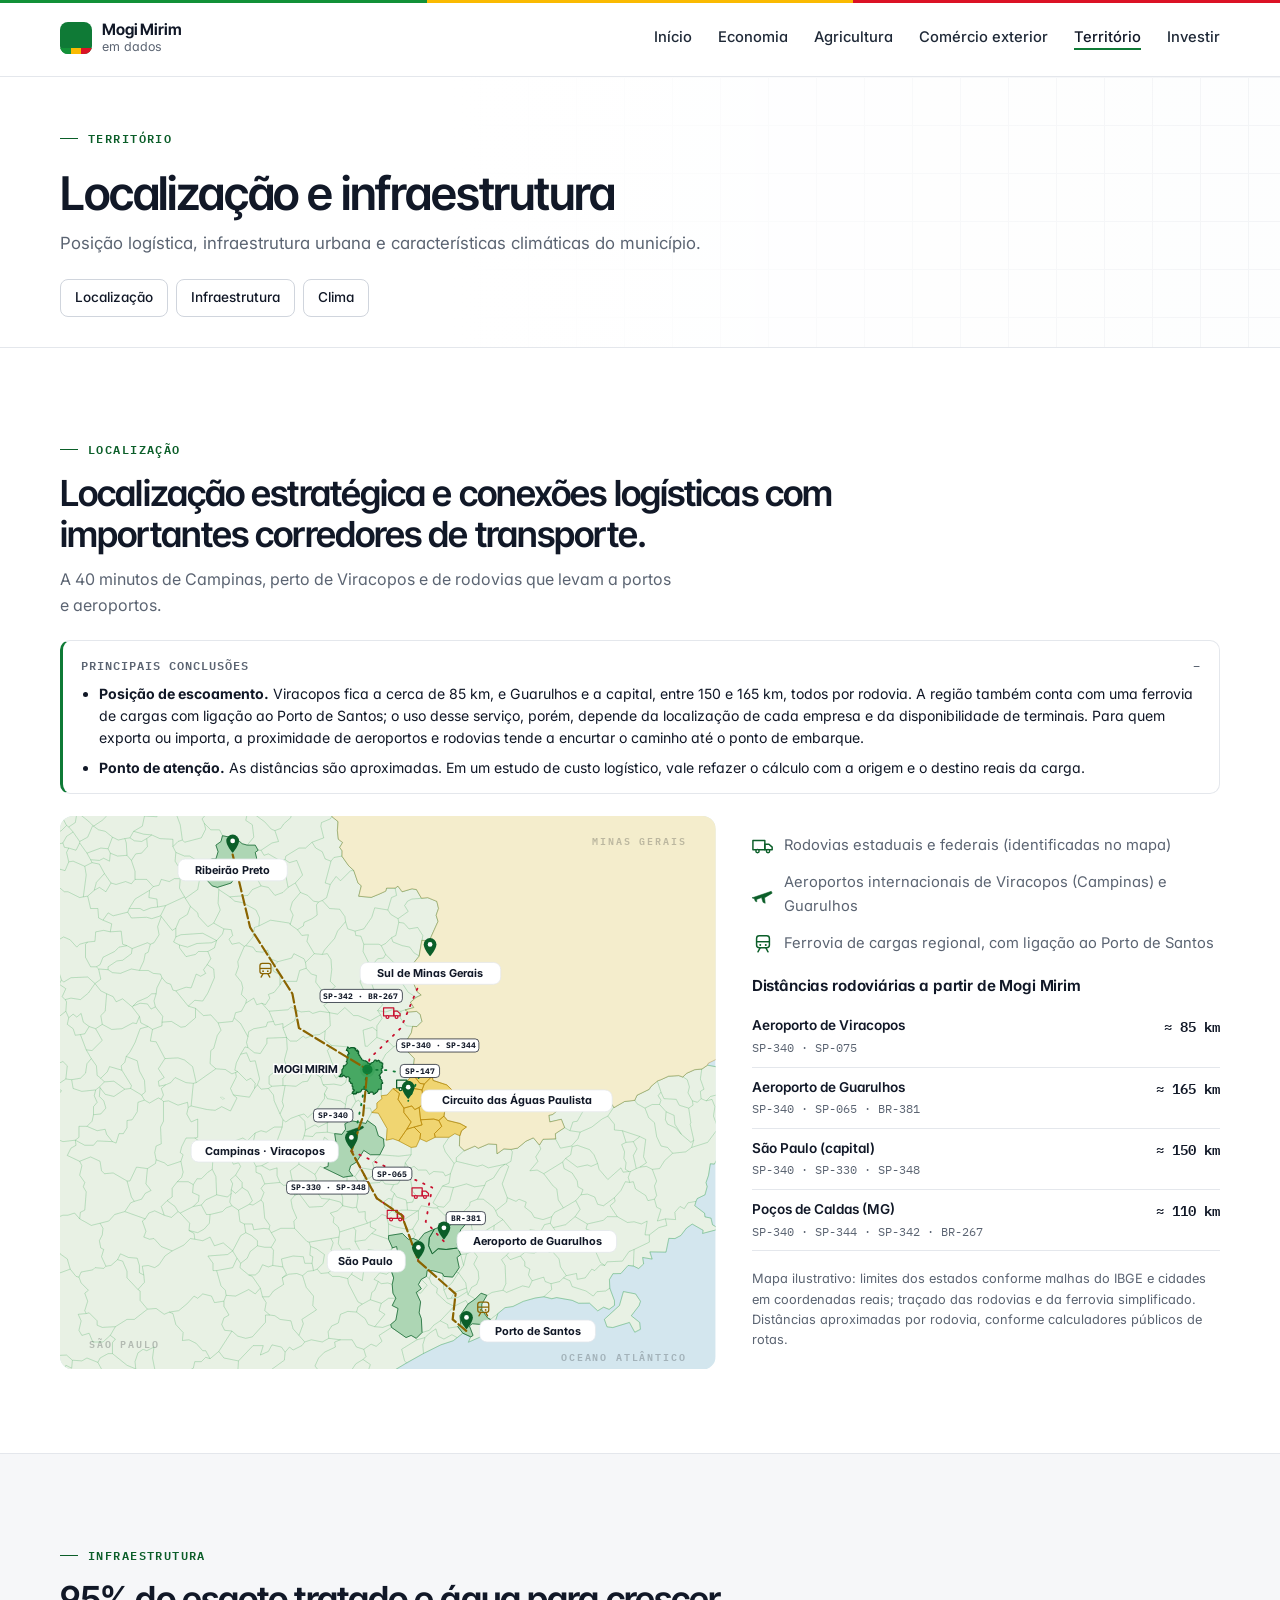
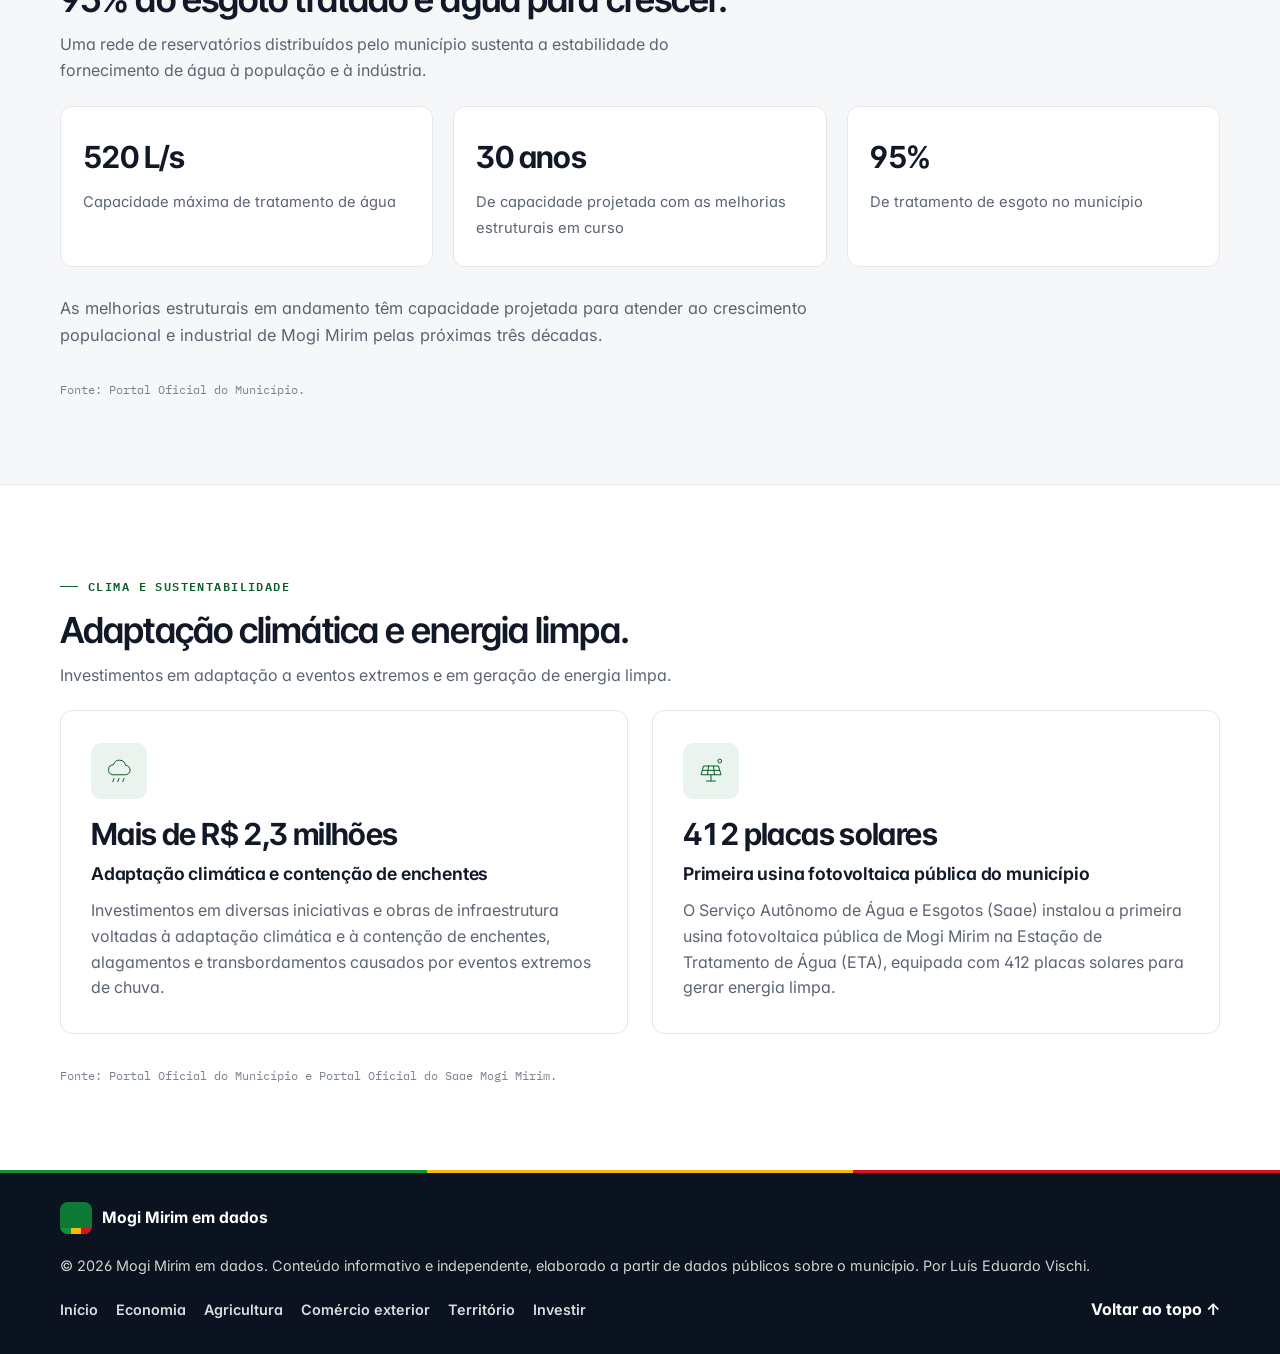
<file: territorio.html>
<!DOCTYPE html>
<html lang="pt-BR">
<head>
  <meta charset="UTF-8" />
  <meta name="viewport" content="width=device-width, initial-scale=1.0" />

  <title>Território e infraestrutura | Mogi Mirim em dados</title>

  <meta name="description" content="Localização, rodovias, distâncias, infraestrutura urbana e clima de Mogi Mirim (SP)." />
  <meta property="og:type" content="website" />
  <meta property="og:locale" content="pt_BR" />
  <meta property="og:site_name" content="Mogi Mirim em dados" />
  <meta property="og:title" content="Território e infraestrutura | Mogi Mirim em dados" />
  <meta property="og:description" content="Localização, rodovias, distâncias, infraestrutura urbana e clima de Mogi Mirim (SP)." />
  <meta name="twitter:card" content="summary_large_image" />
  <meta property="og:url" content="https://luisvischi01-tech.github.io/Mogi-Mirim-em-Dados/territorio.html" />
  <meta property="og:image" content="https://luisvischi01-tech.github.io/Mogi-Mirim-em-Dados/og-image.jpg" />
  <meta property="og:image:width" content="1200" />
  <meta property="og:image:height" content="630" />
  <meta property="og:image:alt" content="Mogi Mirim em dados: 13.280 empresas, US$ 72 milhões exportados em 2025 para 58 países" />
  <link rel="canonical" href="https://luisvischi01-tech.github.io/Mogi-Mirim-em-Dados/territorio.html" />

  <link rel="icon" href="data:image/svg+xml,<svg xmlns=%22http://www.w3.org/2000/svg%22 viewBox=%220 0 100 100%22><rect width=%22100%22 height=%22100%22 rx=%2220%22 fill=%22%23129138%22/><circle cx=%2235%22 cy=%2235%22 r=%2214%22 fill=%22%23faba01%22/><circle cx=%2262%22 cy=%2262%22 r=%2216%22 fill=%22%23db1225%22/></svg>" />

  <link rel="preconnect" href="https://fonts.googleapis.com" />
  <link rel="preconnect" href="https://fonts.gstatic.com" crossorigin />
  <link href="https://fonts.googleapis.com/css2?family=Inter+Tight:wght@500;600;700&family=Inter:wght@400;500;600;700&family=IBM+Plex+Mono:wght@500;600&display=swap" rel="stylesheet" />

  <link rel="stylesheet" href="styles.css" />
  <link rel="stylesheet" href="tema-formal.css" />
</head>

<body>
  <a href="#inicio" class="skip-link">Pular para o conteúdo principal</a>

  <header class="site-header">
    <div class="container header-content">
      <a href="index.html" class="brand" aria-label="Página inicial">
        <span class="brand-mark" aria-hidden="true"></span>
        <span class="brand-text">
          <strong>Mogi Mirim</strong>
          <span>em dados</span>
        </span>
      </a>

      <button class="menu-toggle" aria-label="Abrir menu" aria-expanded="false" aria-controls="main-nav">
        <span></span>
        <span></span>
        <span></span>
      </button>

      <nav class="main-nav" id="main-nav">
        <a href="index.html">Início</a>
        <a href="economia.html">Economia</a>
        <a href="agricultura.html">Agricultura</a>
        <a href="comercio-exterior.html">Comércio exterior</a>
        <a href="territorio.html" aria-current="page">Território</a>
        <a href="investir.html">Investir</a>
      </nav>
    </div>
  </header>

  <main id="inicio">
    <section class="page-hero">
      <div class="container">
        <span class="section-label">Território</span>
        <h1>Localização e infraestrutura</h1>
        <p>Posição logística, infraestrutura urbana e características climáticas do município.</p>
        <nav class="page-chips" aria-label="Nesta página"><a href="#localizacao">Localização</a><a href="#infraestrutura">Infraestrutura</a><a href="#clima">Clima</a></nav>
      </div>
    </section>
    <section id="localizacao" class="section">
      <div class="container">
        <div class="section-heading">
          <span class="section-label">Localização</span>
          <h2>Localização estratégica e conexões logísticas com importantes corredores de transporte.</h2>
          <p>A 40 minutos de Campinas, perto de Viracopos e de rodovias que levam a portos e aeroportos.</p>
        </div>

        <details class="insight" data-collapse-mobile open>
          <summary>Principais conclusões</summary>
          <ul>
            <li><strong>Posição de escoamento.</strong> Viracopos fica a cerca de 85 km, e Guarulhos e a capital, entre 150 e 165 km, todos por rodovia. A região também conta com uma ferrovia de cargas com ligação ao Porto de Santos; o uso desse serviço, porém, depende da localização de cada empresa e da disponibilidade de terminais. Para quem exporta ou importa, a proximidade de aeroportos e rodovias tende a encurtar o caminho até o ponto de embarque.</li>
            <li><strong>Ponto de atenção.</strong> As distâncias são aproximadas. Em um estudo de custo logístico, vale refazer o cálculo com a origem e o destino reais da carga.</li>
          </ul>
        </details>

        <div class="map-wrap">
          <svg class="location-map" viewBox="0 0 900 760" role="img" aria-labelledby="map-title map-desc">
            <title id="map-title">Mapa de Mogi Mirim e cidades próximas</title>
            <desc id="map-desc">Mapa com as posições geográficas de Mogi Mirim, São Paulo, Campinas, Ribeirão Preto, Sul de Minas Gerais e Circuito das Águas, conectadas por rodovias, aeroporto e ferrovia.</desc>

            <defs>
              <clipPath id="map-clip"><rect x="0" y="0" width="900" height="760" rx="18" /></clipPath>
              <symbol id="icon-truck" viewBox="0 0 24 24">
                <path d="M1 6h13v10H1z" fill="none" stroke="currentColor" stroke-width="1.6" stroke-linejoin="round"/>
                <path d="M14 10h4.5L22 13.2V16h-8z" fill="none" stroke="currentColor" stroke-width="1.6" stroke-linejoin="round"/>
                <circle cx="6" cy="17.5" r="1.8" fill="var(--paper)" stroke="currentColor" stroke-width="1.6"/>
                <circle cx="17.5" cy="17.5" r="1.8" fill="var(--paper)" stroke="currentColor" stroke-width="1.6"/>
              </symbol>

              <symbol id="icon-plane" viewBox="0 0 24 24">
                <path d="M2 14.5 21 8l1 2-8.3 5 .7 6-2.4-1-1.6-5.2-5.4 2 .3 2.6-1.7-.7-1-2.7-2.6-1z" fill="currentColor" stroke="currentColor" stroke-width="0.6" stroke-linejoin="round"/>
              </symbol>

              <symbol id="icon-train" viewBox="0 0 24 24">
                <rect x="5" y="3" width="14" height="13" rx="3" fill="none" stroke="currentColor" stroke-width="1.6"/>
                <line x1="5" y1="9.5" x2="19" y2="9.5" stroke="currentColor" stroke-width="1.6"/>
                <line x1="9" y1="16" x2="6.5" y2="20.5" stroke="currentColor" stroke-width="1.6" stroke-linecap="round"/>
                <line x1="15" y1="16" x2="17.5" y2="20.5" stroke="currentColor" stroke-width="1.6" stroke-linecap="round"/>
                <circle cx="9" cy="13" r="1.1" fill="currentColor"/>
                <circle cx="15" cy="13" r="1.1" fill="currentColor"/>
              </symbol>

              <symbol id="icon-pin" viewBox="0 0 24 24">
                <path d="M12 2a7 7 0 0 0-7 7c0 5.2 7 13 7 13s7-7.8 7-13a7 7 0 0 0-7-7Z" fill="currentColor"/>
                <circle cx="12" cy="9" r="2.6" fill="var(--white)"/>
              </symbol>
            </defs>

            <g clip-path="url(#map-clip)">
              <rect class="map-state" x="0" y="0" width="900" height="760" />
              <path class="map-sp" d="M480.0,208.6 L493.0,192.4 L496.6,170.7 L507.4,171.2 L509.6,165.3 L518.9,144.6 L516.4,136.3 L519.5,126.7 L517.3,117.3 L504.8,112.1 L496.2,112.9 L489.4,101.0 L483.3,99.9 L469.5,104.0 L463.9,96.4 L460.3,98.9 L448.4,98.9 L447.1,103.2 L437.9,107.4 L427.4,111.6 L410.0,110.2 L413.5,95.7 L409.2,92.2 L403.2,74.6 L396.3,68.4 L387.1,55.4 L387.3,47.8 L383.9,43.1 L387.9,36.4 L382.1,31.9 L380.7,20.1 L381.6,7.6 L373.4,0.9 L360.7,-15.2 L363.4,-22.0 L363.5,-22.2 L366.2,-28.9 L363.9,-35.0 L371.8,-42.2 L372.4,-51.4 L376.0,-58.0 L385.3,-56.6 L390.9,-63.0 L391.6,-71.9 L386.0,-79.3 L381.8,-90.3 L382.9,-91.4 L381.5,-96.2 L379.2,-101.1 L364.3,-107.8 L349.6,-117.4 L349.0,-124.9 L350.8,-127.9 L348.0,-141.4 L352.7,-154.7 L362.3,-169.8 L362.6,-171.7 L355.9,-185.7 L348.4,-189.0 L341.3,-196.2 L332.1,-203.1 L324.1,-204.4 L317.1,-211.8 L320.6,-219.7 L312.1,-231.3 L306.4,-230.5 L293.5,-224.7 L286.0,-224.0 L283.6,-217.2 L273.8,-212.2 L265.9,-222.8 L258.0,-228.4 L247.1,-226.5 L227.9,-225.6 L222.7,-218.9 L225.6,-212.7 L223.8,-205.3 L217.4,-193.7 L210.4,-197.3 L207.3,-209.0 L199.6,-214.7 L195.3,-199.4 L191.2,-194.1 L178.9,-188.4 L172.6,-188.8 L156.7,-200.6 L151.3,-212.6 L145.9,-216.6 L140.5,-204.9 L148.0,-193.2 L137.9,-189.5 L127.0,-196.5 L114.1,-194.3 L107.4,-196.6 L97.4,-193.7 L88.8,-190.8 L78.8,-191.9 L66.7,-191.3 L55.0,-184.0 L37.0,-187.9 L25.8,-184.7 L16.9,-185.3 L9.7,-180.9 L10.1,-172.7 L2.8,-158.6 L5.3,-148.4 L4.7,-139.6 L7.1,-129.5 L2.9,-120.6 L-0.9,-120.2 L-13.7,-128.5 L-14.3,-157.6 L-15.6,-174.4 L-18.7,-183.1 L-28.9,-188.0 L-36.0,-187.2 L-48.0,-159.7 L-61.6,-149.3 L-70.7,-151.5 L-78.2,-162.4 L-79.3,-169.3 L-86.7,-184.0 L-88.2,-195.8 L-88.5,-209.1 L-86.3,-219.1 L-75.7,-223.3 L-76.1,-230.5 L-86.4,-232.5 L-99.2,-226.4 L-120.3,-228.4 L-128.8,-234.9 L-133.4,-243.4 L-141.6,-245.4 L-155.0,-242.0 L-159.6,-239.3 L-184.5,-240.9 L-203.2,-238.9 L-207.2,-235.8 L-218.6,-238.0 L-232.5,-242.0 L-239.7,-240.5 L-248.6,-242.9 L-262.1,-252.8 L-276.3,-252.5 L-285.9,-254.6 L-292.3,-252.2 L-312.3,-253.9 L-329.6,-270.0 L-337.7,-273.5 L-341.0,-275.0 L-361.1,-267.1 L-364.6,-266.4 L-372.4,-255.9 L-382.0,-245.1 L-388.1,-242.9 L-409.2,-238.0 L-422.4,-230.9 L-431.5,-225.5 L-436.3,-224.6 L-444.4,-216.3 L-449.5,-214.7 L-456.4,-203.2 L-456.5,-200.6 L-461.0,-191.9 L-471.3,-164.5 L-480.0,-157.4 L-491.2,-151.5 L-520.5,-146.1 L-530.9,-139.7 L-547.3,-114.0 L-553.9,-109.8 L-564.9,-89.7 L-579.6,-77.9 L-581.2,-76.8 L-587.3,-67.8 L-594.2,-45.9 L-591.5,-40.7 L-593.8,-30.2 L-589.9,-15.0 L-591.8,-1.3 L-601.1,4.9 L-611.3,5.1 L-621.3,17.0 L-624.1,23.8 L-627.8,35.7 L-635.2,41.5 L-644.3,42.4 L-647.2,46.6 L-647.4,58.3 L-640.6,74.4 L-643.4,90.9 L-651.8,100.5 L-658.0,118.9 L-665.3,127.7 L-673.6,133.2 L-685.9,130.1 L-690.4,132.8 L-695.7,145.7 L-688.5,152.3 L-684.3,162.9 L-685.7,170.9 L-696.1,187.1 L-708.6,192.9 L-714.7,210.2 L-727.5,223.8 L-733.3,226.8 L-742.8,240.2 L-747.2,258.0 L-758.7,273.7 L-762.2,280.0 L-772.6,290.3 L-779.5,297.8 L-801.0,307.1 L-815.9,318.0 L-824.6,320.7 L-847.0,335.7 L-859.3,349.9 L-879.5,358.0 L-890.5,362.7 L-893.9,369.1 L-906.8,375.7 L-914.2,386.7 L-913.7,392.9 L-910.7,398.3 L-899.2,392.1 L-893.3,387.5 L-884.8,380.8 L-874.4,379.7 L-860.0,389.6 L-850.7,387.0 L-843.6,388.2 L-839.6,389.8 L-825.0,394.1 L-801.6,379.8 L-790.4,391.5 L-781.9,395.8 L-770.4,389.7 L-765.1,390.2 L-756.2,394.0 L-738.8,396.1 L-736.5,394.4 L-727.9,391.4 L-723.1,397.7 L-721.9,405.5 L-713.2,400.8 L-707.6,398.3 L-706.6,380.5 L-703.0,370.6 L-697.3,368.1 L-680.7,373.5 L-679.7,373.5 L-660.6,380.1 L-652.1,388.2 L-649.7,390.9 L-642.2,395.2 L-623.9,391.1 L-615.5,394.5 L-612.3,404.0 L-593.3,401.4 L-592.7,401.4 L-577.8,410.6 L-568.6,408.9 L-559.5,406.4 L-553.3,400.2 L-543.6,403.7 L-537.4,401.4 L-528.6,403.5 L-521.1,405.0 L-513.9,403.7 L-502.7,416.8 L-494.5,420.4 L-484.1,425.4 L-468.8,426.8 L-457.2,433.3 L-451.6,430.7 L-440.6,434.2 L-433.5,433.4 L-422.0,442.1 L-417.9,450.3 L-411.3,459.4 L-411.9,470.3 L-393.2,470.8 L-387.2,459.7 L-377.5,459.9 L-370.2,463.7 L-364.4,459.2 L-354.1,462.7 L-353.5,466.4 L-331.5,468.6 L-329.5,461.3 L-317.0,462.0 L-312.9,469.6 L-298.9,465.7 L-291.8,470.2 L-283.3,470.7 L-267.9,467.6 L-250.5,459.5 L-242.2,460.9 L-236.0,457.7 L-230.6,465.5 L-233.4,471.1 L-233.0,472.0 L-229.1,476.7 L-217.6,481.6 L-219.8,493.8 L-210.2,498.6 L-202.9,497.2 L-199.8,499.8 L-197.6,502.7 L-193.2,506.0 L-179.4,507.5 L-177.4,516.6 L-169.0,522.9 L-163.8,531.6 L-158.0,548.0 L-156.8,559.7 L-160.3,563.9 L-151.1,568.0 L-152.6,577.7 L-148.1,582.6 L-151.7,589.4 L-156.7,597.7 L-157.3,604.7 L-152.1,607.6 L-152.7,619.0 L-156.7,625.4 L-152.5,635.0 L-146.6,640.6 L-141.1,647.2 L-145.0,654.9 L-143.3,668.2 L-146.2,676.1 L-153.8,679.0 L-149.3,690.6 L-138.1,699.9 L-135.2,697.2 L-128.7,715.2 L-121.1,728.4 L-115.1,732.9 L-110.5,741.9 L-94.9,749.1 L-97.9,768.6 L-88.1,775.8 L-84.1,787.9 L-77.0,791.5 L-65.4,797.8 L-76.8,811.9 L-76.6,818.7 L-76.2,821.4 L-75.0,826.0 L-86.0,834.3 L-82.5,842.7 L-90.4,847.3 L-87.7,857.0 L-89.5,872.7 L-82.1,879.6 L-66.9,881.5 L-62.1,874.9 L-56.0,874.6 L-49.9,877.0 L-46.0,878.5 L-24.0,870.5 L-13.5,875.2 L-2.7,875.1 L12.9,873.0 L19.4,875.4 L26.7,880.2 L42.6,876.6 L48.9,881.7 L61.6,873.9 L71.2,879.0 L78.6,887.4 L86.5,892.1 L82.9,900.3 L74.8,906.2 L72.2,916.2 L76.1,920.6 L72.5,932.2 L72.3,945.2 L65.6,952.5 L69.6,964.2 L74.7,971.6 L80.3,975.4 L91.1,960.4 L92.6,954.7 L106.0,947.1 L113.0,950.8 L119.2,960.3 L133.7,961.0 L137.0,951.2 L143.5,949.7 L150.2,959.2 L148.6,969.8 L156.1,983.2 L161.1,987.0 L155.9,999.9 L171.0,1010.7 L190.4,1006.0 L174.5,1021.6 L174.7,1024.3 L185.4,1012.5 L212.1,989.5 L215.5,979.5 L215.2,964.2 L229.7,946.3 L253.9,923.7 L277.5,904.5 L290.9,894.9 L320.5,877.7 L322.6,875.5 L359.6,851.6 L381.4,832.4 L395.9,822.1 L412.0,812.9 L408.9,805.8 L414.1,793.2 L435.1,776.2 L446.6,768.1 L475.9,750.6 L498.8,737.8 L523.0,725.8 L539.8,720.4 L544.9,716.4 L552.9,710.0 L563.5,715.1 L560.5,722.5 L578.0,714.6 L587.1,715.5 L594.1,703.6 L601.1,683.0 L610.8,674.9 L621.6,673.4 L636.0,666.3 L652.2,661.6 L664.3,659.9 L675.2,662.5 L681.5,661.1 L703.1,664.8 L711.8,668.8 L726.7,668.6 L738.2,679.4 L746.3,674.3 L753.7,677.4 L761.2,671.7 L761.1,665.2 L754.6,648.2 L754.3,636.4 L759.0,628.4 L769.8,628.1 L779.7,617.0 L787.2,617.7 L794.3,621.3 L801.2,614.8 L799.7,606.0 L812.8,608.3 L809.6,598.4 L831.8,598.6 L835.6,579.7 L844.1,580.1 L852.3,575.8 L860.0,565.6 L867.8,560.2 L882.8,568.6 L882.1,573.0 L901.5,567.8 L907.3,568.1 L895.6,561.1 L893.5,552.0 L885.4,550.3 L884.7,545.3 L871.4,535.0 L872.9,529.4 L874.6,525.2 L885.5,520.0 L888.5,508.7 L886.7,503.3 L890.3,493.2 L892.6,477.5 L898.4,477.8 L903.1,469.3 L925.8,461.6 L927.8,459.4 L932.7,454.8 L944.0,455.5 L957.2,445.7 L963.2,454.7 L972.7,446.6 L981.8,448.5 L995.5,445.3 L1006.5,441.6 L1012.4,432.7 L1008.6,427.0 L1015.3,419.2 L1026.8,411.7 L1028.6,405.0 L1024.6,396.5 L1011.3,389.3 L990.3,385.2 L986.2,390.5 L981.5,381.5 L976.4,387.5 L963.3,391.4 L953.7,397.2 L946.0,389.4 L924.3,388.7 L924.6,377.3 L919.5,377.0 L915.1,369.3 L908.4,355.6 L900.5,344.3 L888.8,342.1 L881.3,347.3 L871.3,348.3 L860.5,353.1 L854.8,358.4 L849.4,356.4 L835.4,357.3 L825.0,361.9 L820.3,363.6 L811.1,371.5 L808.8,375.2 L792.1,383.4 L788.9,390.4 L775.0,391.9 L760.4,400.4 L756.0,392.7 L743.0,385.5 L741.1,394.5 L733.3,398.8 L721.2,400.2 L725.7,394.2 L722.1,388.1 L713.1,396.7 L702.6,399.8 L699.4,396.3 L704.0,387.5 L699.9,381.5 L689.4,384.7 L688.7,392.1 L695.7,399.5 L686.0,401.7 L676.2,409.7 L671.0,410.9 L672.4,420.0 L688.2,416.4 L692.6,427.7 L679.9,436.1 L680.5,443.2 L663.1,443.6 L658.1,451.6 L649.8,441.7 L639.5,446.5 L628.2,455.8 L619.1,457.5 L609.4,456.9 L599.9,463.6 L599.4,450.8 L588.3,450.1 L574.2,456.1 L569.5,453.2 L555.1,459.5 L548.3,452.9 L548.7,439.5 L551.5,432.1 L557.8,426.8 L549.1,422.2 L531.7,417.7 L527.3,412.4 L528.2,405.0 L544.7,402.6 L537.9,387.6 L540.0,377.9 L530.9,369.3 L512.3,362.9 L510.6,357.1 L509.5,351.7 L496.2,349.8 L485.3,344.3 L486.5,332.8 L472.9,318.8 L476.5,307.4 L482.3,297.6 L484.1,288.7 L489.8,289.2 L496.9,282.1 L494.5,272.2 L489.5,268.3 L478.0,269.1 L473.8,266.3 L485.6,262.9 L481.2,255.5 L488.9,249.0 L495.8,245.6 L490.4,241.3 L483.7,225.9 L489.4,218.7 L485.4,211.1 L480.0,208.6 Z M784.3,686.0 L794.7,672.3 L796.8,666.2 L790.1,656.0 L773.5,652.7 L767.9,671.9 L747.3,690.9 L750.8,701.3 L758.7,702.3 L781.5,695.3 L788.9,708.5 L796.6,704.5 L795.7,695.4 L784.3,686.0 Z" />
              <path class="map-minas" d="M265.1,-609.6 L262.0,-605.1 L252.7,-608.0 L245.6,-594.9 L232.5,-596.6 L225.9,-589.8 L225.0,-587.7 L219.9,-581.1 L214.2,-583.6 L205.4,-575.7 L196.3,-586.7 L189.7,-590.8 L185.2,-595.1 L175.1,-592.0 L163.7,-597.0 L160.9,-605.0 L147.4,-608.2 L146.2,-611.9 L136.5,-615.8 L126.4,-607.0 L121.3,-606.1 L108.6,-605.6 L99.5,-609.4 L93.5,-606.1 L83.5,-607.1 L75.1,-611.7 L73.6,-617.1 L53.5,-612.7 L34.3,-610.4 L30.9,-612.2 L15.6,-605.1 L14.8,-611.9 L-3.8,-621.4 L-12.9,-617.2 L-23.0,-605.3 L-28.2,-606.6 L-33.4,-598.6 L-38.9,-595.3 L-49.2,-602.9 L-56.3,-595.3 L-67.5,-593.8 L-65.5,-584.9 L-71.4,-580.6 L-75.9,-570.4 L-83.8,-567.2 L-85.3,-560.7 L-92.9,-561.1 L-102.9,-544.1 L-109.9,-541.7 L-127.4,-568.2 L-130.3,-577.9 L-140.3,-575.9 L-140.7,-566.4 L-161.2,-562.8 L-163.5,-558.5 L-178.8,-550.0 L-186.4,-550.0 L-194.4,-542.0 L-214.9,-549.9 L-224.2,-546.6 L-235.0,-551.2 L-245.3,-551.9 L-249.9,-542.0 L-256.3,-535.4 L-274.7,-537.1 L-282.2,-533.7 L-297.7,-532.5 L-307.3,-528.6 L-315.5,-514.6 L-319.4,-504.2 L-331.0,-497.6 L-335.3,-483.1 L-341.8,-476.7 L-350.2,-469.5 L-346.6,-455.2 L-348.3,-447.2 L-355.3,-435.0 L-366.4,-425.5 L-379.3,-426.6 L-385.5,-426.2 L-387.3,-417.0 L-398.3,-414.3 L-399.9,-408.1 L-401.2,-401.9 L-416.5,-390.3 L-418.9,-385.2 L-429.2,-358.9 L-418.4,-347.0 L-423.5,-341.2 L-442.1,-348.4 L-448.2,-340.6 L-441.3,-330.8 L-439.8,-321.7 L-453.6,-319.7 L-464.6,-295.7 L-466.3,-285.4 L-462.3,-280.4 L-463.5,-272.4 L-461.4,-269.3 L-460.5,-253.7 L-456.2,-245.2 L-460.8,-232.9 L-457.5,-224.2 L-460.2,-211.9 L-456.4,-203.2 L-449.5,-214.7 L-444.4,-216.3 L-436.3,-224.6 L-431.5,-225.5 L-422.4,-230.9 L-409.2,-238.0 L-388.1,-242.9 L-382.0,-245.1 L-372.4,-255.9 L-364.6,-266.4 L-361.1,-267.1 L-341.0,-275.0 L-337.7,-273.5 L-329.6,-270.0 L-312.3,-253.9 L-292.3,-252.2 L-285.9,-254.6 L-276.3,-252.5 L-262.1,-252.8 L-248.6,-242.9 L-239.7,-240.5 L-232.5,-242.0 L-218.6,-238.0 L-207.2,-235.8 L-203.2,-238.9 L-184.5,-240.9 L-159.6,-239.3 L-155.0,-242.0 L-141.6,-245.4 L-133.4,-243.4 L-128.8,-234.9 L-120.3,-228.4 L-99.2,-226.4 L-86.4,-232.5 L-76.1,-230.5 L-75.7,-223.3 L-86.3,-219.1 L-88.5,-209.1 L-88.2,-195.8 L-86.7,-184.0 L-79.3,-169.3 L-78.2,-162.4 L-70.7,-151.5 L-61.6,-149.3 L-48.0,-159.7 L-36.0,-187.2 L-28.9,-188.0 L-18.7,-183.1 L-15.6,-174.4 L-14.3,-157.6 L-13.7,-128.5 L-0.9,-120.2 L2.9,-120.6 L7.1,-129.5 L4.7,-139.6 L5.3,-148.4 L2.8,-158.6 L10.1,-172.7 L9.7,-180.9 L16.9,-185.3 L25.8,-184.7 L37.0,-187.9 L55.0,-184.0 L66.7,-191.3 L78.8,-191.9 L88.8,-190.8 L97.4,-193.7 L107.4,-196.6 L114.1,-194.3 L127.0,-196.5 L137.9,-189.5 L148.0,-193.2 L140.5,-204.9 L145.9,-216.6 L151.3,-212.6 L156.7,-200.6 L172.6,-188.8 L178.9,-188.4 L191.2,-194.1 L195.3,-199.4 L199.6,-214.7 L207.3,-209.0 L210.4,-197.3 L217.4,-193.7 L223.8,-205.3 L225.6,-212.7 L222.7,-218.9 L227.9,-225.6 L247.1,-226.5 L258.0,-228.4 L265.9,-222.8 L273.8,-212.2 L283.6,-217.2 L286.0,-224.0 L293.5,-224.7 L306.4,-230.5 L312.1,-231.3 L320.6,-219.7 L317.1,-211.8 L324.1,-204.4 L332.1,-203.1 L341.3,-196.2 L348.4,-189.0 L355.9,-185.7 L362.6,-171.7 L362.3,-169.8 L352.7,-154.7 L348.0,-141.4 L350.8,-127.9 L349.0,-124.9 L349.6,-117.4 L364.3,-107.8 L379.2,-101.1 L381.5,-96.2 L382.9,-91.4 L381.8,-90.3 L386.0,-79.3 L391.6,-71.9 L390.9,-63.0 L385.3,-56.6 L376.0,-58.0 L372.4,-51.4 L371.8,-42.2 L363.9,-35.0 L366.2,-28.9 L363.5,-22.2 L363.4,-22.0 L360.7,-15.2 L373.4,0.9 L381.6,7.6 L380.7,20.1 L382.1,31.9 L387.9,36.4 L383.9,43.1 L387.3,47.8 L387.1,55.4 L396.3,68.4 L403.2,74.6 L409.2,92.2 L413.5,95.7 L410.0,110.2 L427.4,111.6 L437.9,107.4 L447.1,103.2 L448.4,98.9 L460.3,98.9 L463.9,96.4 L469.5,104.0 L483.3,99.9 L489.4,101.0 L496.2,112.9 L504.8,112.1 L517.3,117.3 L519.5,126.7 L516.4,136.3 L518.9,144.6 L509.6,165.3 L507.4,171.2 L496.6,170.7 L493.0,192.4 L480.0,208.6 L485.4,211.1 L489.4,218.7 L483.7,225.9 L490.4,241.3 L495.8,245.6 L488.9,249.0 L481.2,255.5 L485.6,262.9 L473.8,266.3 L478.0,269.1 L489.5,268.3 L494.5,272.2 L496.9,282.1 L489.8,289.2 L484.1,288.7 L482.3,297.6 L476.5,307.4 L472.9,318.8 L486.5,332.8 L485.3,344.3 L496.2,349.8 L509.5,351.7 L510.6,357.1 L512.3,362.9 L530.9,369.3 L540.0,377.9 L537.9,387.6 L544.7,402.6 L528.2,405.0 L527.3,412.4 L531.7,417.7 L549.1,422.2 L557.8,426.8 L551.5,432.1 L548.7,439.5 L548.3,452.9 L555.1,459.5 L569.5,453.2 L574.2,456.1 L588.3,450.1 L599.4,450.8 L599.9,463.6 L609.4,456.9 L619.1,457.5 L628.2,455.8 L639.5,446.5 L649.8,441.7 L658.1,451.6 L663.1,443.6 L680.5,443.2 L679.9,436.1 L692.6,427.7 L688.2,416.4 L672.4,420.0 L671.0,410.9 L676.2,409.7 L686.0,401.7 L695.7,399.5 L688.7,392.1 L689.4,384.7 L699.9,381.5 L704.0,387.5 L699.4,396.3 L702.6,399.8 L713.1,396.7 L722.1,388.1 L725.7,394.2 L721.2,400.2 L733.3,398.8 L741.1,394.5 L743.0,385.5 L756.0,392.7 L760.4,400.4 L775.0,391.9 L788.9,390.4 L792.1,383.4 L808.8,375.2 L811.1,371.5 L820.3,363.6 L825.0,361.9 L835.4,357.3 L849.4,356.4 L854.8,358.4 L860.5,353.1 L871.3,348.3 L881.3,347.3 L888.8,342.1 L888.8,341.8 L890.0,339.3 L906.1,331.5 L919.9,334.3 L920.8,336.2 L935.9,322.6 L946.5,324.8 L956.7,318.1 L970.5,305.8 L986.5,306.4 L995.7,307.7 L1001.3,303.9 L1008.1,309.7 L1023.5,303.2 L1025.6,300.4 L1031.1,300.1 L1042.6,287.6 L1057.3,282.5 L1069.6,281.2 L1099.0,270.0 L1113.2,262.3 L1123.0,269.4 L1127.9,264.6 L1136.7,267.0 L1141.6,262.0 L1146.9,266.3 L1153.4,259.9 L1158.9,267.3 L1167.7,263.8 L1181.0,263.9 L1186.9,260.8 L1206.6,247.6 L1210.9,248.6 L1231.0,250.1 L1232.4,253.5 L1238.0,255.6 L1245.0,251.9 L1253.4,253.6 L1253.5,255.0 L1248.6,264.2 L1251.0,271.3 L1258.8,266.2 L1265.5,268.6 L1274.7,262.2 L1281.4,254.5 L1301.5,244.6 L1307.7,237.2 L1328.0,230.2 L1354.6,217.0 L1367.5,210.7 L1398.5,196.5 L1399.3,196.2 L1417.1,187.6 L1426.7,187.0 L1441.2,179.7 L1439.8,171.1 L1433.6,165.7 L1425.3,166.9 L1419.8,163.7 L1422.5,150.8 L1424.0,148.7 L1437.1,135.9 L1443.2,125.1 L1435.7,119.7 L1439.3,112.2 L1438.7,109.0 L1449.2,97.9 L1448.0,92.3 L1450.4,91.1 L1447.5,86.5 L1449.5,78.1 L1457.9,70.6 L1455.1,63.7 L1453.9,53.8 L1456.7,49.4 L1461.2,42.7 L1473.4,29.3 L1481.7,18.8 L1480.7,17.2 L1468.5,10.1 L1466.4,5.6 L1469.2,2.4 L1490.8,-5.3 L1503.8,-3.5 L1507.8,-15.7 L1514.4,-25.0 L1514.8,-36.7 L1519.8,-35.9 L1526.4,-43.3 L1531.6,-60.8 L1539.7,-69.7 L1533.6,-82.2 L1536.4,-92.3 L1541.7,-96.7 L1537.1,-109.7 L1542.7,-111.2 L1541.9,-124.0 L1534.7,-127.1 L1529.7,-135.6 L1537.8,-150.2 L1546.5,-154.0 L1548.0,-162.1 L1552.0,-174.6 L1571.7,-174.6 L1626.1,-174.5 L1626.9,-174.8 L1633.3,-178.8 L1639.1,-190.6 L1644.1,-209.7 L1649.3,-219.4 L1648.7,-229.7 L1651.7,-237.9 L1657.5,-236.8 L1663.3,-238.0 L1666.5,-245.1 L1675.8,-248.7 L1676.4,-258.8 L1680.8,-268.7 L1678.5,-278.0 L1674.9,-283.0 L1678.5,-290.1 L1679.8,-300.3 L1692.8,-308.0 L1694.8,-316.3 L1708.4,-324.2 L1707.5,-337.0 L1719.0,-338.9 L1728.4,-349.9 L1723.7,-358.7 L1731.5,-368.0 L1729.8,-376.9 L1732.8,-387.2 L1728.5,-392.6 L1731.1,-399.2 L1730.5,-405.9 L1729.2,-415.8 L1724.2,-429.6 L1714.9,-434.6 L1713.7,-440.4 L1703.2,-445.0 L1700.9,-452.2 L1709.4,-460.4 L1702.3,-471.2 L1693.9,-473.7 L1686.6,-484.0 L1680.3,-491.6 L1669.8,-487.0 L1663.6,-492.6 L1665.9,-505.9 L1684.5,-505.7 L1692.4,-496.1 L1710.9,-496.5 L1724.3,-495.6 L1734.5,-501.6 L1729.5,-512.2 L1729.1,-530.9 L1715.3,-536.4 L1705.4,-544.2 L1710.8,-569.3 L1711.4,-585.8 L1676.9,-589.9 L1685.1,-598.0 L1681.9,-620.8 L1695.5,-633.2 L1693.8,-643.3 L1705.1,-654.5 L1713.2,-656.2 L1736.1,-666.3 L1742.8,-665.0 L1750.1,-658.0 L1766.1,-656.6 L1765.7,-668.0 L1737.6,-696.5 L1746.2,-696.0 L1753.2,-704.0 L1760.2,-703.4 L1770.1,-691.0 L1776.0,-693.0 L1780.8,-687.7 L1789.9,-690.3 L1797.6,-695.3 L1801.3,-707.9 L1821.4,-718.1 L1833.2,-710.1 L1853.6,-711.4 L1858.6,-711.2 L1878.2,-699.9 L1885.4,-697.9 L1884.4,-703.0 L1876.4,-711.6 L1887.6,-717.9 L1895.9,-728.1 L1886.3,-741.3 L1885.1,-755.7 L1881.5,-755.5 L1874.4,-757.3 L1868.7,-769.7 L1863.6,-772.8 L1858.9,-783.6 L1842.8,-787.5 L1843.8,-793.3 L1833.9,-794.4 L1827.4,-806.1 L1828.7,-813.5 L1820.8,-823.1 L1803.9,-829.4 L1802.3,-844.5 L1804.5,-852.2 L1814.7,-861.6 L1809.6,-868.8 L1813.3,-883.8 L1808.0,-893.1 L1812.7,-907.2 L1809.5,-912.8 L1815.6,-932.3 L1821.6,-937.0 L1829.4,-957.2 L1839.5,-954.7 L1845.1,-952.1 L1846.5,-954.1 L1854.4,-957.7 L1861.7,-949.9 L1872.5,-951.5 L1879.2,-967.9 L1875.2,-976.2 L1863.4,-974.9 L1861.4,-982.4 L1866.4,-990.9 L1867.0,-999.5 L1865.6,-1003.8 L1873.8,-1028.5 L1883.8,-1031.3 L1896.1,-1027.6 L1900.1,-1031.6 L1896.7,-1039.9 L1909.7,-1057.7 L1919.4,-1055.7 L1930.0,-1081.5 L1935.8,-1089.9 L1951.5,-1096.4 L1947.7,-1105.9 L1959.0,-1117.5 L1958.8,-1129.2 L1964.8,-1136.5 L1958.9,-1147.7 L1950.6,-1156.5 L1952.2,-1163.2 L1942.9,-1165.1 L1932.7,-1162.8 L1923.7,-1172.1 L1919.2,-1172.8 L1917.4,-1182.0 L1906.0,-1185.1 L1899.0,-1184.8 L1895.9,-1193.7 L1888.7,-1197.4 L1882.5,-1209.4 L1869.7,-1206.3 L1851.6,-1205.9 L1841.3,-1208.9 L1835.9,-1219.3 L1820.8,-1210.8 L1811.8,-1209.4 L1797.7,-1229.5 L1793.6,-1227.0 L1785.6,-1233.8 L1781.5,-1241.4 L1772.1,-1237.5 L1764.2,-1238.4 L1756.2,-1246.1 L1750.9,-1237.9 L1737.6,-1235.7 L1735.0,-1242.9 L1724.4,-1245.9 L1721.2,-1236.5 L1715.1,-1230.5 L1699.3,-1229.1 L1690.0,-1223.6 L1685.5,-1216.8 L1669.6,-1225.0 L1658.1,-1222.3 L1644.7,-1223.6 L1642.1,-1248.2 L1639.0,-1280.7 L1637.8,-1281.9 L1637.3,-1282.4 L1617.3,-1301.8 L1551.3,-1365.8 L1542.1,-1374.7 L1540.4,-1374.4 L1526.9,-1370.9 L1521.5,-1362.6 L1509.3,-1357.0 L1500.3,-1360.9 L1488.6,-1358.1 L1478.3,-1355.4 L1465.4,-1375.2 L1450.7,-1374.8 L1441.4,-1368.9 L1438.8,-1371.5 L1428.8,-1376.3 L1422.0,-1375.2 L1418.3,-1381.0 L1412.0,-1380.1 L1402.9,-1383.8 L1402.8,-1393.4 L1395.1,-1394.9 L1387.1,-1402.3 L1377.3,-1407.1 L1371.9,-1414.3 L1364.7,-1412.4 L1358.2,-1414.7 L1345.6,-1426.2 L1336.8,-1429.3 L1335.1,-1434.3 L1326.3,-1436.5 L1309.6,-1451.0 L1309.7,-1453.5 L1301.2,-1458.0 L1292.2,-1466.8 L1279.5,-1468.4 L1273.9,-1472.7 L1262.0,-1472.7 L1243.9,-1480.2 L1228.6,-1479.0 L1189.7,-1464.0 L1181.7,-1457.9 L1176.1,-1447.5 L1166.6,-1441.6 L1166.5,-1441.6 L1164.2,-1450.2 L1154.5,-1457.0 L1148.3,-1454.7 L1127.1,-1465.2 L1097.9,-1475.3 L1091.9,-1483.6 L1090.4,-1501.1 L1092.8,-1512.7 L1101.1,-1529.1 L1104.1,-1542.1 L1111.7,-1553.5 L1101.9,-1559.1 L1090.5,-1560.0 L1086.9,-1563.0 L1072.9,-1564.9 L1065.4,-1570.8 L1054.7,-1566.6 L1041.3,-1572.4 L1027.6,-1570.1 L1019.2,-1575.3 L1000.3,-1573.7 L990.6,-1574.6 L986.1,-1569.1 L975.1,-1567.1 L958.5,-1556.0 L953.6,-1557.4 L941.6,-1553.0 L934.4,-1546.7 L921.5,-1540.2 L903.5,-1523.5 L888.5,-1515.0 L875.8,-1493.8 L851.5,-1481.5 L848.3,-1476.3 L837.0,-1471.0 L833.2,-1461.5 L826.5,-1456.3 L811.2,-1460.5 L802.7,-1458.2 L794.6,-1448.4 L780.9,-1437.3 L768.3,-1428.4 L767.2,-1424.0 L758.2,-1416.3 L752.8,-1416.4 L748.4,-1410.2 L740.9,-1407.5 L730.9,-1412.8 L718.2,-1403.3 L713.3,-1394.9 L706.1,-1392.7 L701.1,-1380.0 L686.6,-1370.0 L671.0,-1371.7 L657.8,-1360.9 L647.7,-1366.9 L638.6,-1364.4 L633.4,-1352.2 L623.7,-1350.8 L617.5,-1336.5 L609.0,-1341.1 L604.8,-1350.1 L619.7,-1359.8 L620.6,-1370.5 L635.5,-1389.6 L637.4,-1406.3 L629.2,-1421.2 L621.9,-1427.7 L621.5,-1427.6 L610.9,-1413.2 L604.2,-1416.9 L592.7,-1410.6 L579.6,-1416.5 L567.7,-1415.1 L560.7,-1421.7 L564.8,-1431.6 L559.4,-1434.5 L560.1,-1441.8 L538.0,-1455.6 L526.9,-1467.5 L520.7,-1467.8 L519.2,-1459.7 L511.8,-1456.3 L507.6,-1449.2 L508.3,-1441.7 L516.8,-1433.2 L512.8,-1423.7 L512.6,-1409.6 L517.5,-1405.2 L514.8,-1397.0 L520.9,-1386.3 L515.8,-1385.0 L504.6,-1378.5 L494.2,-1377.2 L482.0,-1384.5 L459.3,-1393.9 L443.9,-1395.8 L429.1,-1384.7 L428.9,-1381.0 L437.1,-1371.8 L426.4,-1350.1 L428.5,-1338.3 L436.4,-1343.0 L440.3,-1331.2 L448.5,-1321.5 L445.5,-1310.5 L432.0,-1301.5 L427.9,-1294.1 L424.5,-1265.9 L438.3,-1254.9 L444.3,-1252.9 L444.1,-1238.0 L450.2,-1227.0 L453.4,-1213.3 L451.2,-1204.5 L454.9,-1193.7 L450.9,-1190.1 L423.1,-1182.8 L400.5,-1177.9 L389.6,-1173.0 L383.1,-1180.3 L367.3,-1165.6 L363.6,-1159.5 L350.5,-1161.1 L345.5,-1154.7 L345.8,-1151.5 L344.9,-1142.4 L336.3,-1131.8 L342.7,-1114.1 L342.8,-1108.9 L336.4,-1098.5 L333.4,-1085.7 L320.0,-1069.5 L319.6,-1060.6 L314.0,-1053.7 L313.0,-1044.8 L319.2,-1034.2 L331.6,-1023.8 L337.4,-1024.4 L350.3,-1012.3 L358.1,-1007.1 L359.3,-998.6 L363.8,-993.9 L361.4,-985.8 L365.1,-980.4 L368.0,-966.2 L367.5,-957.7 L373.5,-951.3 L379.2,-939.3 L384.7,-934.1 L381.0,-920.7 L374.1,-918.7 L369.8,-911.3 L363.9,-910.0 L352.5,-902.2 L349.1,-895.5 L337.1,-886.8 L329.3,-870.0 L323.5,-869.7 L317.7,-853.5 L307.0,-846.1 L301.8,-851.6 L298.8,-831.5 L296.2,-820.8 L301.3,-819.4 L302.2,-810.5 L311.4,-802.8 L325.8,-808.0 L331.4,-805.2 L342.1,-805.2 L344.8,-800.6 L355.3,-784.6 L352.2,-777.2 L353.6,-769.9 L344.6,-763.8 L343.9,-757.8 L335.7,-736.7 L335.3,-718.1 L338.5,-716.7 L342.6,-697.1 L351.2,-683.7 L342.3,-676.8 L332.4,-666.0 L324.2,-659.9 L319.4,-654.4 L314.8,-655.8 L304.8,-646.5 L295.6,-642.3 L289.5,-643.6 L280.9,-635.4 L275.3,-624.7 L280.2,-619.1 L265.1,-609.6 Z" />
              <path class="map-mesh" d="M417,239 L405,245 L390,241 L378,243 L370,241 L366,241 L369,255 L362,260 L370,270 L381,272 L391,263 L403,274 L409,274 L426,281 L440,273 L436,267 L443,259 L434,248 L428,249 L426,242 L417,239 Z M465,211 L471,217 L470,230 L478,242 L489,249 L496,246 L490,241 L484,226 L489,219 L485,211 L480,209 L473,205 L467,208 L465,211 Z M223,389 L226,388 L223,386 L220,386 L223,389 Z M-7,327 L-21,337 L-35,341 L-39,345 L-36,351 L-43,366 L-55,369 L-61,383 L-82,387 L-90,396 L-98,398 L-96,403 L-104,419 L-103,429 L-92,426 L-83,428 L-76,423 L-71,425 L-61,417 L-55,408 L-42,403 L-25,395 L-22,382 L-22,375 L-7,371 L8,361 L10,343 L4,337 L-3,340 L-2,326 L-7,327 Z M237,597 L230,602 L203,604 L210,614 L210,624 L215,624 L237,620 L243,607 L237,597 Z M346,36 L362,30 L358,14 L359,9 L371,4 L373,1 L361,-15 L363,-22 L359,-20 L350,-27 L342,-21 L338,-28 L323,-33 L324,-18 L318,-8 L317,2 L307,11 L303,17 L295,20 L300,35 L291,37 L276,47 L280,54 L286,52 L298,59 L304,61 L309,60 L310,55 L328,44 L337,44 L346,36 Z M344,591 L343,603 L347,605 L346,614 L348,624 L353,622 L361,614 L363,602 L352,594 L344,591 Z M337,431 L350,424 L355,427 L367,421 L371,418 L368,411 L352,403 L340,414 L335,409 L328,411 L336,419 L337,431 Z M215,171 L208,174 L188,175 L175,180 L164,177 L164,181 L173,193 L186,190 L190,186 L203,186 L212,181 L215,171 Z M258,303 L259,296 L266,292 L283,289 L285,283 L293,282 L287,268 L277,257 L270,259 L266,250 L255,257 L249,268 L241,270 L239,277 L248,285 L258,303 Z M79,609 L83,601 L94,606 L106,607 L109,617 L109,627 L115,630 L113,618 L121,617 L130,620 L136,616 L144,604 L154,597 L139,591 L129,580 L123,581 L115,578 L118,570 L113,556 L117,553 L89,543 L75,547 L67,556 L55,559 L59,566 L58,575 L54,583 L56,593 L60,595 L57,605 L63,618 L70,617 L79,609 Z M142,392 L142,419 L138,427 L139,450 L132,453 L130,462 L132,472 L143,476 L148,480 L166,474 L169,465 L165,462 L167,454 L173,442 L185,442 L189,441 L189,416 L180,420 L174,409 L176,400 L175,393 L162,397 L149,391 L142,392 Z M796,482 L805,476 L801,468 L804,444 L796,440 L787,447 L792,457 L787,466 L791,484 L796,482 Z M383,578 L382,587 L387,595 L398,594 L403,603 L414,601 L405,584 L406,569 L403,565 L384,571 L383,578 Z M292,617 L293,596 L290,592 L281,592 L271,590 L261,598 L257,607 L248,614 L247,620 L259,630 L268,630 L273,626 L278,616 L286,619 L292,617 Z M140,222 L146,229 L152,231 L155,239 L159,240 L173,235 L180,236 L187,217 L193,220 L200,216 L197,211 L202,204 L207,196 L203,186 L190,186 L186,190 L173,193 L164,181 L164,177 L156,173 L159,166 L159,154 L154,157 L139,138 L134,152 L136,163 L129,174 L124,176 L121,187 L117,189 L115,199 L109,212 L121,212 L128,216 L138,217 L140,222 Z M311,345 L330,351 L333,355 L347,351 L358,359 L367,348 L372,348 L375,343 L367,322 L373,315 L363,307 L364,295 L356,300 L347,301 L337,305 L334,302 L325,309 L316,309 L311,304 L312,320 L308,335 L311,344 L311,345 Z M-1,231 L-13,238 L-14,242 L-27,250 L-33,248 L-45,252 L-51,258 L-50,261 L-45,272 L-37,277 L-37,286 L-29,295 L-20,298 L-4,281 L-2,276 L8,268 L9,255 L7,252 L3,248 L8,237 L-1,231 Z M901,432 L912,436 L907,443 L919,440 L923,434 L923,425 L919,418 L916,397 L924,389 L925,377 L920,377 L915,369 L909,373 L905,382 L893,385 L887,391 L895,389 L899,399 L897,412 L903,428 L901,432 Z M46,410 L56,409 L63,401 L60,391 L54,385 L55,373 L54,372 L49,376 L47,384 L51,393 L46,399 L46,410 Z M12,63 L18,62 L34,69 L44,64 L42,60 L37,51 L27,37 L22,47 L12,44 L9,50 L12,63 Z M363,381 L367,388 L385,391 L392,396 L394,385 L401,381 L401,368 L394,358 L392,366 L386,370 L376,368 L361,369 L367,373 L363,381 Z M576,577 L566,569 L564,557 L557,560 L550,568 L548,576 L552,585 L554,580 L571,583 L576,577 Z M519,536 L512,531 L525,508 L534,504 L536,491 L529,494 L526,489 L513,488 L507,492 L503,486 L492,486 L486,481 L479,484 L483,491 L481,498 L484,515 L488,520 L484,530 L476,531 L477,541 L491,542 L492,542 L496,535 L512,538 L518,538 L519,536 Z M27,553 L28,544 L34,541 L36,516 L32,509 L34,503 L27,493 L30,480 L27,474 L10,466 L15,456 L22,452 L21,445 L4,447 L-10,441 L-18,444 L-23,455 L-18,459 L-29,472 L-39,497 L-36,504 L-20,502 L-17,516 L-19,535 L-24,543 L-18,549 L-6,552 L4,548 L11,548 L20,545 L27,553 Z M40,289 L49,292 L58,286 L56,274 L62,268 L64,244 L56,240 L48,230 L39,243 L28,252 L15,250 L7,252 L9,255 L8,268 L12,277 L18,272 L23,276 L29,271 L32,283 L40,289 Z M56,360 L61,365 L74,364 L89,375 L97,374 L98,370 L85,349 L68,344 L65,351 L56,360 Z M159,50 L158,62 L166,75 L175,73 L183,82 L197,83 L189,77 L184,65 L186,60 L178,55 L171,55 L159,50 Z M456,592 L454,596 L435,597 L423,595 L421,599 L428,602 L443,610 L444,603 L452,604 L456,593 L456,592 Z M257,-3 L266,-3 L281,8 L290,18 L295,20 L303,17 L307,11 L317,2 L318,-8 L324,-18 L323,-33 L314,-45 L305,-47 L302,-53 L290,-50 L283,-60 L280,-59 L271,-54 L272,-42 L269,-30 L257,-32 L245,-22 L243,-13 L246,-4 L257,-3 Z M116,-0 L113,-11 L107,-22 L98,-38 L93,-35 L76,-36 L63,-27 L57,-31 L58,-24 L68,-12 L64,-0 L58,6 L46,14 L53,19 L62,21 L72,29 L80,33 L89,31 L96,30 L101,21 L113,14 L116,-0 Z M601,683 L611,675 L622,673 L636,666 L652,662 L664,660 L675,650 L674,642 L666,639 L664,633 L648,638 L644,647 L635,645 L613,654 L608,651 L593,654 L586,658 L579,670 L579,678 L587,689 L591,691 L601,683 Z M608,651 L613,654 L635,645 L644,647 L648,638 L643,630 L645,622 L638,618 L638,612 L632,604 L618,609 L613,603 L606,609 L611,617 L612,642 L608,651 Z M109,212 L98,210 L83,216 L72,215 L66,211 L53,210 L56,224 L48,230 L48,230 L56,240 L64,244 L73,248 L77,255 L86,251 L99,262 L100,261 L106,255 L120,249 L126,244 L132,244 L133,236 L140,222 L138,217 L128,216 L121,212 L109,212 Z M99,262 L86,251 L77,255 L73,248 L64,244 L62,268 L56,274 L58,286 L71,293 L85,292 L100,284 L105,285 L109,275 L99,262 Z M147,528 L154,523 L154,511 L161,502 L167,496 L169,489 L166,474 L148,480 L143,476 L132,472 L131,477 L120,484 L118,505 L125,514 L117,518 L112,526 L102,529 L97,531 L89,543 L117,553 L122,545 L130,542 L143,548 L139,536 L147,528 Z M253,560 L264,560 L266,568 L280,566 L287,567 L288,562 L281,552 L279,531 L276,527 L265,534 L260,533 L245,541 L247,557 L253,560 Z M519,536 L527,537 L535,528 L540,510 L525,508 L512,531 L519,536 Z M12,277 L10,286 L18,292 L21,301 L28,300 L34,299 L40,289 L32,283 L29,271 L23,276 L18,272 L12,277 Z M-7,371 L-22,375 L-22,382 L-25,395 L-42,403 L-42,411 L-28,426 L-28,443 L-18,444 L-10,441 L-14,432 L-8,420 L-8,407 L-10,393 L2,377 L-7,371 Z M132,472 L130,462 L132,453 L139,450 L138,427 L142,419 L142,392 L139,389 L135,387 L123,394 L116,390 L107,393 L106,406 L99,417 L92,418 L92,428 L87,436 L81,436 L77,449 L72,447 L51,446 L46,452 L34,452 L21,445 L22,452 L15,456 L10,466 L27,474 L42,468 L55,474 L57,487 L61,491 L73,490 L92,501 L96,501 L105,482 L120,484 L131,477 L132,472 Z M479,484 L486,481 L492,486 L503,486 L507,492 L513,488 L526,489 L529,494 L536,491 L541,477 L529,461 L526,453 L534,441 L515,441 L503,447 L494,443 L489,454 L482,455 L482,465 L474,476 L479,484 Z M257,-3 L255,6 L264,12 L266,29 L257,40 L268,40 L272,47 L276,47 L291,37 L300,35 L295,20 L290,18 L281,8 L266,-3 L257,-3 Z M144,333 L162,332 L171,335 L182,344 L187,366 L214,347 L206,340 L207,322 L211,319 L216,301 L221,294 L217,284 L207,273 L197,274 L186,264 L186,277 L172,289 L166,290 L153,282 L140,283 L140,288 L127,293 L124,309 L132,310 L144,333 Z M36,683 L40,682 L51,693 L51,699 L58,702 L76,701 L92,691 L102,691 L120,677 L110,665 L110,652 L107,650 L92,634 L92,625 L86,611 L79,609 L70,617 L63,618 L60,621 L48,620 L45,623 L29,626 L26,633 L29,641 L39,651 L34,655 L38,666 L34,679 L36,683 Z M422,559 L419,553 L419,543 L410,544 L407,537 L402,538 L388,535 L388,535 L381,542 L371,545 L376,551 L375,558 L382,564 L384,571 L403,565 L422,559 Z M664,491 L677,508 L682,512 L684,527 L691,538 L708,528 L715,520 L718,513 L711,509 L710,501 L703,490 L692,484 L690,475 L664,491 Z M832,406 L843,411 L844,423 L853,437 L866,448 L870,445 L865,423 L866,421 L863,401 L850,397 L846,389 L829,388 L825,379 L821,384 L825,390 L823,396 L832,406 Z M465,146 L472,147 L479,155 L491,153 L498,164 L497,171 L507,171 L510,165 L519,145 L516,136 L520,127 L517,117 L505,112 L496,113 L483,114 L477,117 L473,123 L478,131 L464,141 L465,146 Z M451,576 L470,573 L478,581 L485,580 L488,575 L484,567 L480,568 L460,564 L451,560 L451,576 Z M428,573 L451,581 L451,576 L451,560 L448,549 L442,547 L434,554 L426,557 L426,564 L434,568 L428,573 Z M330,105 L340,109 L348,117 L355,118 L360,116 L366,112 L371,94 L364,92 L372,62 L364,59 L360,49 L351,44 L346,36 L337,44 L328,44 L310,55 L309,60 L315,64 L325,61 L333,81 L323,92 L330,105 Z M79,609 L86,611 L92,625 L92,634 L107,650 L116,640 L115,630 L109,627 L109,617 L106,607 L94,606 L83,601 L79,609 Z M476,531 L475,527 L462,523 L459,518 L456,526 L455,542 L456,542 L460,544 L468,541 L477,541 L476,531 Z M714,434 L730,427 L744,416 L752,412 L760,400 L756,393 L743,386 L741,395 L733,399 L721,400 L710,419 L704,420 L700,432 L714,434 Z M832,406 L831,417 L834,423 L845,428 L853,437 L844,423 L843,411 L832,406 Z M61,79 L50,91 L47,102 L54,98 L63,104 L70,92 L61,79 Z M104,759 L103,749 L107,737 L114,732 L119,734 L129,729 L127,744 L130,759 L133,763 L134,783 L143,779 L151,779 L164,769 L165,762 L172,764 L183,758 L185,749 L194,749 L200,743 L206,745 L200,734 L196,734 L187,724 L177,719 L168,720 L169,709 L159,698 L155,683 L150,681 L143,684 L132,676 L120,677 L102,691 L92,691 L76,701 L69,713 L76,718 L72,723 L72,738 L92,754 L104,759 Z M248,614 L257,607 L261,598 L271,590 L271,583 L263,576 L255,572 L248,576 L237,597 L243,607 L248,614 Z M277,480 L288,486 L298,483 L298,494 L302,503 L307,507 L320,506 L316,487 L328,478 L327,459 L317,456 L312,448 L303,447 L300,455 L302,457 L299,473 L288,474 L277,480 Z M755,648 L754,636 L759,628 L770,628 L780,617 L787,618 L788,595 L781,598 L772,611 L751,612 L748,617 L742,616 L734,624 L730,622 L721,634 L710,636 L709,628 L695,631 L691,634 L700,638 L703,646 L722,652 L732,659 L737,653 L749,652 L755,648 Z M440,615 L453,618 L452,604 L444,603 L443,610 L440,615 Z M370,241 L378,243 L390,241 L405,245 L417,239 L412,228 L415,211 L421,204 L423,200 L416,186 L417,176 L413,165 L406,164 L405,158 L395,155 L392,145 L381,158 L377,168 L363,184 L360,190 L367,189 L372,197 L373,211 L371,227 L378,234 L370,241 Z M372,62 L364,92 L371,94 L379,83 L385,89 L399,75 L403,75 L396,68 L387,55 L376,57 L372,62 Z M-24,71 L-15,69 L-16,59 L-6,51 L-4,39 L4,37 L9,28 L18,22 L12,15 L9,13 L2,20 L-9,26 L-14,24 L-20,31 L-26,32 L-32,44 L-26,54 L-35,57 L-42,64 L-35,69 L-24,71 Z M260,533 L264,528 L258,515 L250,510 L241,518 L235,513 L235,518 L233,530 L236,535 L245,541 L260,533 Z M206,547 L223,543 L228,538 L236,535 L233,530 L235,518 L230,523 L215,520 L200,527 L194,534 L201,547 L206,547 Z M238,383 L260,386 L267,374 L268,367 L262,360 L256,363 L244,351 L241,352 L242,358 L234,374 L238,383 Z M373,315 L367,322 L375,343 L372,348 L379,360 L383,357 L393,337 L396,324 L395,317 L373,315 Z M211,454 L198,455 L192,447 L185,442 L173,442 L167,454 L165,462 L169,465 L166,474 L169,489 L167,496 L161,502 L176,502 L183,506 L188,498 L194,498 L203,489 L209,485 L210,469 L206,464 L211,454 Z M311,345 L312,353 L306,360 L306,370 L309,370 L324,371 L333,365 L340,364 L347,351 L333,355 L330,351 L311,345 Z M293,282 L285,283 L283,289 L266,292 L259,296 L258,303 L256,311 L258,318 L267,325 L275,326 L284,312 L284,305 L311,304 L306,291 L306,285 L295,287 L293,282 Z M371,418 L376,410 L383,407 L390,409 L392,396 L385,391 L367,388 L363,381 L363,388 L352,403 L368,411 L371,418 Z M437,639 L431,636 L439,627 L448,629 L454,625 L455,625 L453,618 L440,615 L432,614 L417,623 L415,638 L400,629 L395,635 L396,642 L409,667 L415,670 L426,664 L428,654 L432,651 L437,639 Z M270,58 L254,74 L242,82 L235,92 L216,98 L218,101 L233,111 L258,109 L264,101 L276,96 L269,83 L271,78 L269,70 L270,58 Z M825,379 L829,388 L846,389 L850,397 L863,401 L869,397 L868,391 L862,380 L864,372 L861,362 L855,358 L849,356 L835,357 L825,362 L820,364 L825,379 Z M541,673 L522,693 L532,698 L533,703 L546,701 L550,697 L549,686 L560,670 L557,665 L541,673 Z M873,529 L875,525 L885,520 L888,509 L887,503 L890,493 L893,477 L898,478 L903,469 L926,462 L928,459 L914,456 L907,443 L912,436 L901,432 L889,448 L867,455 L859,461 L841,463 L830,473 L823,484 L813,485 L819,501 L816,508 L819,521 L816,526 L819,537 L825,540 L820,556 L831,553 L845,554 L844,544 L851,536 L857,539 L862,531 L873,529 Z M277,257 L282,259 L288,250 L286,245 L294,242 L302,232 L302,218 L293,213 L292,208 L299,200 L289,196 L285,184 L278,187 L269,186 L265,180 L255,178 L253,179 L244,200 L245,207 L241,218 L249,228 L251,236 L249,245 L256,252 L255,257 L266,250 L270,259 L277,257 Z M489,654 L495,655 L504,644 L496,636 L492,643 L496,649 L489,654 Z M455,167 L457,173 L470,178 L480,180 L486,188 L493,192 L497,171 L498,164 L491,153 L479,155 L472,147 L465,146 L461,164 L455,167 Z M93,132 L98,140 L119,139 L126,141 L138,137 L145,123 L134,125 L125,126 L115,130 L110,127 L95,127 L93,132 Z M91,330 L106,336 L109,350 L116,363 L117,379 L112,383 L116,390 L123,394 L135,387 L139,389 L142,383 L139,374 L145,369 L136,371 L135,364 L143,359 L135,347 L144,333 L132,310 L124,309 L127,293 L121,289 L110,292 L103,311 L96,324 L91,330 Z M131,262 L125,265 L120,258 L110,257 L100,261 L99,262 L109,275 L111,284 L121,289 L127,293 L140,288 L140,283 L141,275 L131,262 Z M186,60 L184,65 L189,77 L197,83 L198,84 L212,75 L212,69 L208,59 L198,63 L186,60 Z M347,508 L352,498 L350,492 L328,478 L316,487 L320,506 L323,510 L322,521 L328,518 L347,508 Z M23,-3 L13,-9 L4,-9 L-2,-14 L-2,-8 L9,13 L12,15 L21,9 L23,-3 Z M437,639 L441,642 L450,641 L456,643 L458,634 L454,625 L448,629 L439,627 L431,636 L437,639 Z M454,698 L461,692 L464,676 L456,672 L461,662 L451,662 L441,669 L438,679 L446,684 L432,701 L443,702 L454,698 Z M383,357 L379,360 L372,348 L367,348 L358,359 L361,369 L376,368 L386,370 L392,366 L394,358 L383,357 Z M458,317 L463,314 L473,319 L476,307 L482,298 L484,289 L475,288 L467,277 L468,268 L456,266 L447,269 L436,267 L440,273 L442,278 L435,288 L435,295 L435,304 L451,310 L458,317 Z M47,102 L50,91 L61,79 L54,66 L44,64 L34,69 L36,81 L32,111 L38,110 L47,102 Z M554,617 L550,602 L545,606 L548,620 L544,626 L547,627 L547,627 L554,617 Z M460,544 L467,553 L474,553 L491,542 L477,541 L468,541 L460,544 Z M451,560 L460,564 L480,568 L484,567 L492,554 L492,542 L491,542 L474,553 L467,553 L460,544 L456,542 L448,549 L451,560 Z M66,211 L72,215 L83,216 L98,210 L109,212 L115,199 L117,189 L121,187 L124,176 L120,174 L99,182 L98,189 L86,198 L78,199 L66,207 L66,211 Z M104,759 L92,754 L72,738 L66,738 L55,744 L52,750 L59,763 L54,773 L58,789 L55,795 L64,795 L75,784 L79,792 L102,779 L98,767 L104,759 Z M596,562 L595,573 L600,585 L614,588 L618,597 L613,603 L618,609 L632,604 L638,599 L641,588 L633,580 L630,572 L624,574 L608,554 L596,562 Z M796,440 L804,444 L801,468 L805,476 L796,482 L805,481 L813,485 L823,484 L830,473 L841,463 L834,455 L825,453 L819,440 L816,421 L808,414 L803,401 L792,395 L789,390 L775,392 L760,400 L752,412 L761,423 L761,431 L772,432 L796,440 Z M154,597 L170,589 L179,580 L185,581 L184,573 L177,569 L178,559 L165,545 L162,543 L153,551 L143,548 L130,542 L122,545 L117,553 L113,556 L118,570 L115,578 L123,581 L129,580 L139,591 L154,597 Z M123,102 L122,112 L133,114 L134,125 L145,123 L171,111 L164,99 L165,86 L157,86 L150,90 L139,87 L136,95 L128,97 L123,102 Z M564,715 L561,722 L578,715 L587,716 L594,704 L601,683 L591,691 L578,698 L566,697 L562,700 L567,713 L564,715 Z M179,124 L189,133 L190,138 L203,152 L211,147 L220,129 L217,120 L218,101 L216,98 L209,96 L198,84 L197,83 L191,90 L189,101 L172,113 L179,124 Z M401,381 L394,385 L392,396 L390,409 L397,407 L406,392 L402,381 L401,381 Z M359,460 L374,461 L379,449 L372,448 L363,441 L357,458 L359,460 Z M-51,258 L-45,252 L-33,248 L-27,250 L-14,242 L-13,238 L-1,231 L2,225 L-1,216 L-14,211 L-20,206 L-14,197 L-16,190 L-30,194 L-40,189 L-44,188 L-50,194 L-55,206 L-55,214 L-49,229 L-53,234 L-47,247 L-51,258 Z M202,204 L197,211 L200,216 L193,220 L187,217 L180,236 L173,235 L159,240 L176,261 L185,253 L196,254 L203,243 L212,222 L211,210 L202,204 Z M50,207 L42,207 L35,194 L35,176 L38,173 L27,176 L23,180 L14,170 L5,166 L-2,170 L-13,176 L-23,176 L-40,189 L-30,194 L-16,190 L-14,197 L-20,206 L-14,211 L-1,216 L2,225 L5,228 L15,222 L38,221 L48,230 L56,224 L53,210 L50,207 Z M395,635 L383,632 L374,632 L368,627 L358,628 L353,622 L348,624 L340,625 L333,631 L338,647 L348,659 L347,672 L352,678 L332,691 L334,697 L328,713 L336,722 L345,719 L360,722 L369,717 L368,708 L373,700 L382,696 L385,684 L395,680 L407,681 L409,674 L415,670 L409,667 L396,642 L395,635 Z M61,365 L54,372 L55,373 L62,382 L74,385 L89,375 L74,364 L61,365 Z M598,542 L613,530 L614,524 L607,505 L616,481 L612,478 L611,478 L604,483 L595,497 L585,502 L583,507 L573,526 L581,526 L595,537 L598,542 Z M784,686 L795,672 L797,666 L790,656 L773,653 L768,672 L747,691 L751,701 L759,702 L782,695 L789,709 L797,705 L796,695 L784,686 Z M347,508 L359,525 L370,526 L385,530 L388,535 L388,535 L388,524 L382,505 L394,503 L394,495 L389,496 L362,483 L357,481 L350,492 L352,498 L347,508 Z M271,590 L281,592 L290,592 L296,582 L290,572 L287,567 L280,566 L266,568 L264,560 L253,560 L255,572 L263,576 L271,583 L271,590 Z M244,351 L256,363 L262,360 L268,367 L267,374 L271,369 L274,361 L268,336 L261,337 L256,325 L248,327 L242,339 L240,349 L244,351 Z M302,409 L307,398 L305,392 L309,370 L306,370 L291,371 L286,374 L293,383 L294,391 L302,409 Z M-68,580 L-57,596 L-57,609 L-47,613 L-49,618 L-48,634 L-51,637 L-52,647 L-51,651 L-34,643 L-27,635 L-17,628 L-5,629 L14,622 L10,608 L0,601 L-4,592 L-17,578 L-22,570 L-18,549 L-24,543 L-41,544 L-55,543 L-68,539 L-65,550 L-69,552 L-68,580 Z M48,230 L38,221 L15,222 L5,228 L2,225 L-1,231 L8,237 L3,248 L7,252 L15,250 L28,252 L39,243 L48,230 L48,230 Z M435,776 L447,768 L476,751 L473,748 L469,732 L490,719 L489,717 L482,713 L475,716 L455,702 L438,713 L442,721 L434,728 L427,725 L417,732 L420,742 L416,746 L426,753 L423,762 L429,771 L435,776 Z M461,662 L457,655 L456,643 L450,641 L441,642 L437,639 L432,651 L428,654 L426,664 L441,669 L451,662 L461,662 Z M215,624 L210,624 L210,614 L203,604 L230,602 L237,597 L224,586 L212,590 L206,578 L196,583 L185,581 L179,580 L170,589 L154,597 L144,604 L136,616 L130,620 L121,617 L113,618 L115,630 L116,640 L107,650 L110,652 L110,665 L120,677 L132,676 L143,684 L150,681 L163,679 L175,669 L184,659 L189,662 L196,656 L208,659 L212,668 L225,666 L228,658 L227,651 L221,645 L215,624 Z M69,713 L59,722 L45,722 L40,710 L30,713 L26,706 L29,693 L25,684 L36,683 L34,679 L38,666 L34,655 L39,651 L29,641 L26,633 L22,632 L14,622 L-5,629 L-17,628 L-27,635 L-34,643 L-27,658 L-11,670 L-15,678 L-25,680 L-21,692 L-24,700 L-24,719 L-44,732 L-48,746 L-65,740 L-53,751 L-51,760 L-35,761 L-25,753 L-18,741 L9,740 L17,747 L30,748 L37,744 L52,750 L55,744 L66,738 L72,738 L72,723 L76,718 L69,713 Z M432,614 L428,602 L421,599 L414,601 L415,606 L407,618 L417,623 L432,614 Z M496,350 L485,344 L486,333 L473,319 L463,314 L458,317 L447,327 L441,338 L442,351 L438,356 L443,366 L441,375 L441,384 L449,383 L457,374 L470,375 L475,365 L482,358 L487,358 L496,350 Z M-2,170 L5,166 L14,170 L23,180 L27,176 L38,173 L48,172 L49,159 L60,157 L69,159 L71,148 L59,143 L53,140 L52,127 L42,127 L38,110 L32,111 L27,112 L11,104 L6,104 L-0,99 L-17,110 L-20,119 L-22,126 L-14,139 L-16,150 L-13,161 L-16,167 L-2,170 Z M36,321 L44,322 L58,308 L49,292 L40,289 L34,299 L28,300 L36,321 Z M567,597 L571,583 L554,580 L552,585 L545,587 L546,593 L550,602 L558,601 L567,597 Z M442,500 L446,505 L458,506 L464,505 L472,491 L474,476 L482,465 L465,467 L439,465 L439,465 L429,476 L432,486 L431,492 L442,500 Z M92,501 L73,490 L61,491 L57,487 L55,474 L42,468 L27,474 L30,480 L27,493 L34,503 L32,509 L36,516 L34,541 L28,544 L27,553 L43,562 L55,559 L67,556 L75,547 L89,543 L97,531 L102,529 L98,523 L92,501 Z M214,347 L227,348 L236,354 L241,352 L244,351 L240,349 L242,339 L248,327 L254,317 L258,318 L256,311 L258,303 L248,285 L239,277 L237,282 L217,284 L221,294 L216,301 L211,319 L207,322 L206,340 L214,347 Z M417,176 L416,186 L423,200 L421,204 L430,203 L436,196 L444,195 L447,190 L441,178 L438,176 L417,176 Z M384,571 L382,564 L375,558 L376,551 L371,545 L381,542 L388,535 L385,530 L370,526 L360,536 L342,537 L328,518 L322,521 L317,527 L319,538 L325,552 L321,556 L322,566 L339,584 L342,585 L372,580 L383,578 L384,571 Z M388,535 L402,538 L407,537 L409,524 L408,515 L414,509 L414,509 L405,495 L402,494 L394,495 L394,503 L382,505 L388,524 L388,535 Z M103,87 L119,87 L128,97 L136,95 L139,87 L150,90 L157,86 L165,86 L166,75 L158,62 L159,50 L155,42 L155,32 L137,31 L126,26 L119,31 L120,42 L112,51 L104,52 L98,61 L103,76 L103,87 Z M675,550 L663,554 L651,551 L647,544 L638,537 L640,530 L630,526 L626,529 L614,524 L613,530 L598,542 L601,549 L608,554 L624,574 L630,572 L633,580 L636,576 L647,574 L645,568 L660,570 L665,561 L673,559 L675,550 Z M428,407 L426,401 L418,401 L410,390 L406,392 L397,407 L398,412 L391,417 L391,423 L398,418 L420,422 L422,418 L428,407 Z M707,550 L714,540 L708,528 L691,538 L679,544 L675,550 L673,559 L677,565 L694,561 L707,550 Z M428,602 L432,614 L440,615 L443,610 L428,602 Z M223,27 L242,31 L250,38 L257,40 L266,29 L264,12 L255,6 L257,-3 L246,-4 L243,-13 L235,-13 L230,-9 L224,-13 L219,-9 L212,-16 L209,-12 L195,4 L198,10 L207,19 L219,19 L223,27 Z M476,531 L484,530 L488,520 L484,515 L481,498 L483,491 L479,484 L474,476 L472,491 L464,505 L458,506 L454,514 L459,518 L462,523 L475,527 L476,531 Z M91,330 L96,324 L103,311 L110,292 L121,289 L111,284 L109,275 L105,285 L100,284 L85,292 L71,293 L58,286 L49,292 L58,308 L44,322 L36,321 L43,333 L50,343 L51,356 L56,360 L65,351 L68,344 L85,349 L84,343 L89,338 L91,330 Z M544,474 L573,481 L580,479 L588,483 L611,478 L612,478 L619,474 L621,461 L619,458 L609,457 L600,464 L599,451 L588,450 L574,456 L569,453 L555,459 L544,469 L544,474 Z M241,493 L234,499 L237,505 L235,513 L241,518 L250,510 L250,503 L241,493 Z M455,542 L446,538 L445,529 L451,525 L456,526 L459,518 L454,514 L458,506 L446,505 L442,500 L439,503 L426,504 L424,508 L414,509 L408,515 L409,524 L407,537 L410,544 L419,543 L419,553 L422,559 L426,557 L434,554 L442,547 L448,549 L456,542 L455,542 Z M292,803 L288,780 L294,770 L290,760 L308,747 L309,736 L304,729 L291,726 L286,735 L275,740 L279,727 L265,727 L245,748 L244,765 L247,779 L239,799 L257,810 L264,806 L292,803 Z M385,719 L401,719 L407,729 L417,732 L427,725 L434,728 L442,721 L438,713 L455,702 L454,698 L443,702 L432,701 L423,698 L419,690 L407,681 L395,680 L385,684 L382,696 L373,700 L368,708 L369,717 L385,719 Z M782,503 L787,502 L790,512 L804,521 L807,528 L816,526 L819,521 L816,508 L819,501 L813,485 L805,481 L796,482 L791,484 L783,488 L780,496 L782,503 Z M241,493 L248,481 L245,476 L238,478 L233,468 L237,453 L229,459 L224,458 L224,449 L211,454 L206,464 L210,469 L209,485 L214,495 L215,520 L230,523 L235,518 L235,513 L237,505 L234,499 L241,493 Z M855,358 L861,362 L864,372 L862,380 L868,391 L875,393 L880,388 L879,378 L884,375 L879,361 L881,347 L871,348 L860,353 L855,358 Z M311,304 L316,309 L325,309 L334,302 L337,305 L347,301 L356,300 L364,295 L371,288 L370,270 L357,268 L347,271 L342,268 L331,269 L326,267 L322,281 L306,291 L311,304 Z M49,376 L30,378 L18,374 L16,362 L8,361 L-7,371 L2,377 L-10,393 L-8,407 L-8,420 L-14,432 L-10,441 L4,447 L21,445 L26,441 L26,426 L37,426 L44,419 L46,410 L46,399 L51,393 L47,384 L49,376 Z M352,403 L363,388 L363,381 L367,373 L361,369 L358,359 L347,351 L340,364 L333,365 L324,371 L309,370 L305,392 L307,398 L302,409 L306,417 L310,420 L317,415 L328,411 L335,409 L340,414 L352,403 Z M803,401 L808,414 L816,421 L819,440 L825,453 L834,455 L841,463 L859,461 L867,455 L870,445 L866,448 L853,437 L845,428 L834,423 L831,417 L832,406 L823,396 L813,396 L803,401 Z M414,509 L424,508 L426,504 L439,503 L442,500 L431,492 L425,497 L418,497 L414,509 L414,509 Z M225,155 L235,156 L237,164 L232,169 L236,176 L246,174 L253,179 L255,178 L265,166 L267,153 L273,151 L274,140 L269,129 L251,119 L240,117 L233,111 L218,101 L217,120 L220,129 L211,147 L225,155 Z M16,362 L18,374 L30,378 L49,376 L54,372 L61,365 L56,360 L51,356 L50,343 L43,333 L37,340 L35,353 L28,360 L16,362 Z M368,627 L373,623 L378,609 L372,595 L375,586 L372,580 L342,585 L344,591 L352,594 L363,602 L361,614 L353,622 L358,628 L368,627 Z M518,538 L512,538 L496,535 L492,542 L492,554 L484,567 L488,575 L485,580 L492,583 L500,573 L514,567 L522,564 L533,566 L539,556 L533,545 L528,548 L518,538 Z M124,176 L129,174 L136,163 L134,152 L139,138 L138,137 L126,141 L119,139 L98,140 L93,132 L73,137 L66,133 L59,143 L71,148 L69,159 L84,158 L86,176 L92,178 L99,182 L120,174 L124,176 Z M527,651 L538,641 L547,627 L544,626 L539,633 L527,632 L525,628 L527,651 Z M85,349 L98,370 L97,374 L112,383 L117,379 L116,363 L109,350 L106,336 L91,330 L89,338 L84,343 L85,349 Z M292,803 L295,801 L333,807 L343,797 L341,784 L350,782 L349,769 L354,760 L350,755 L355,744 L363,736 L378,729 L377,722 L385,719 L369,717 L360,722 L345,719 L336,722 L332,727 L320,733 L315,729 L309,736 L308,747 L290,760 L294,770 L288,780 L292,803 Z M392,145 L395,155 L405,158 L417,155 L428,139 L432,126 L450,129 L455,112 L462,109 L460,99 L448,99 L447,103 L438,107 L427,112 L410,110 L414,96 L409,92 L403,75 L399,75 L385,89 L379,83 L371,94 L366,112 L360,116 L370,127 L384,128 L391,138 L392,145 Z M596,562 L586,568 L576,577 L571,583 L567,597 L573,605 L568,615 L574,625 L575,635 L572,643 L565,647 L560,657 L570,663 L578,655 L586,658 L593,654 L608,651 L612,642 L611,617 L606,609 L613,603 L618,597 L614,588 L600,585 L595,573 L596,562 Z M395,317 L406,319 L417,336 L426,341 L432,335 L441,338 L447,327 L458,317 L451,310 L435,304 L422,316 L419,316 L416,294 L429,290 L435,295 L435,288 L442,278 L440,273 L426,281 L409,274 L403,274 L391,263 L381,272 L370,270 L371,288 L364,295 L363,307 L373,315 L395,317 Z M300,455 L293,460 L281,459 L278,464 L260,463 L269,481 L277,480 L288,474 L299,473 L302,457 L300,455 Z M476,751 L499,738 L498,726 L501,716 L490,719 L469,732 L473,748 L476,751 Z M98,61 L92,54 L79,55 L69,51 L68,62 L60,58 L54,61 L42,60 L44,64 L54,66 L61,79 L70,92 L77,94 L90,90 L98,93 L103,87 L103,76 L98,61 Z M34,-26 L34,-13 L25,-4 L39,7 L45,13 L46,14 L58,6 L64,-0 L68,-12 L58,-24 L57,-31 L54,-27 L44,-27 L39,-32 L34,-26 Z M658,452 L660,457 L653,468 L656,474 L645,487 L655,486 L664,491 L690,475 L694,470 L701,465 L703,454 L702,453 L687,456 L680,443 L663,444 L658,452 Z M357,458 L353,460 L341,456 L339,449 L330,454 L327,459 L328,478 L350,492 L357,481 L362,483 L368,481 L369,465 L359,460 L357,458 Z M465,446 L457,443 L448,445 L444,443 L445,453 L439,465 L465,467 L482,465 L482,455 L465,446 Z M139,138 L154,157 L159,154 L164,142 L175,135 L179,124 L172,113 L171,111 L145,123 L138,137 L139,138 Z M724,560 L722,567 L730,570 L725,579 L727,588 L734,595 L742,613 L748,617 L751,612 L772,611 L781,598 L788,595 L809,585 L809,575 L803,575 L806,556 L798,560 L788,557 L779,558 L765,550 L751,550 L746,555 L724,560 Z M518,538 L528,548 L533,545 L539,556 L551,546 L562,535 L563,530 L573,526 L583,507 L569,509 L558,505 L540,510 L535,528 L527,537 L519,536 L518,538 Z M17,747 L9,740 L-18,741 L-25,753 L-35,761 L-51,760 L-54,777 L-45,776 L-35,774 L-19,790 L-9,777 L3,765 L8,754 L16,758 L17,747 Z M92,178 L81,180 L75,186 L59,194 L55,204 L50,207 L53,210 L66,211 L66,207 L78,199 L86,198 L98,189 L99,182 L92,178 Z M-2,-8 L-13,-1 L-13,19 L-9,26 L2,20 L9,13 L-2,-8 Z M335,439 L347,440 L351,435 L367,434 L367,421 L355,427 L350,424 L337,431 L335,439 Z M455,625 L455,619 L462,616 L465,606 L462,591 L456,593 L452,604 L453,618 L455,625 Z M12,44 L22,47 L27,37 L27,35 L18,22 L9,28 L4,37 L6,43 L12,44 Z M676,598 L685,608 L687,619 L695,631 L709,628 L710,636 L721,634 L730,622 L734,624 L742,616 L748,617 L742,613 L734,595 L727,588 L725,579 L730,570 L722,567 L724,560 L707,550 L694,561 L677,565 L683,573 L678,579 L681,585 L677,590 L676,598 Z M18,22 L27,35 L38,29 L45,13 L39,7 L25,-4 L23,-3 L21,9 L12,15 L18,22 Z M26,633 L29,626 L45,623 L48,620 L60,621 L63,618 L57,605 L60,595 L56,593 L54,583 L58,575 L59,566 L55,559 L43,562 L27,553 L20,545 L11,548 L4,548 L-6,552 L-18,549 L-22,570 L-17,578 L-4,592 L0,601 L10,608 L14,622 L22,632 L26,633 Z M102,529 L112,526 L117,518 L125,514 L118,505 L120,484 L105,482 L96,501 L92,501 L98,523 L102,529 Z M367,434 L377,436 L387,437 L392,430 L391,423 L391,417 L398,412 L397,407 L390,409 L383,407 L376,410 L371,418 L367,421 L367,434 Z M36,321 L28,300 L21,301 L18,292 L10,286 L12,277 L8,268 L-2,276 L-4,281 L-20,298 L-29,295 L-33,303 L-30,311 L-7,327 L-2,326 L-3,340 L4,337 L10,343 L8,361 L16,362 L28,360 L35,353 L37,340 L43,333 L36,321 Z M422,418 L433,426 L437,439 L444,443 L448,445 L449,429 L437,408 L428,407 L428,407 L422,418 Z M359,802 L370,784 L370,774 L381,765 L386,769 L398,764 L406,752 L416,746 L420,742 L417,732 L407,729 L401,719 L385,719 L377,722 L378,729 L363,736 L355,744 L350,755 L354,760 L349,769 L350,782 L341,784 L343,797 L348,801 L359,802 Z M209,485 L203,489 L194,498 L188,498 L183,506 L182,517 L191,521 L190,529 L183,536 L194,534 L200,527 L215,520 L214,495 L209,485 Z M435,776 L429,771 L423,762 L426,753 L416,746 L406,752 L398,764 L406,769 L400,779 L408,783 L403,795 L387,802 L387,815 L396,822 L412,813 L409,806 L414,793 L435,776 Z M288,685 L295,686 L302,691 L317,693 L320,704 L328,713 L334,697 L332,691 L352,678 L347,672 L348,659 L338,647 L333,631 L325,628 L314,629 L305,634 L307,643 L293,652 L287,660 L278,660 L283,668 L281,679 L288,685 Z M236,707 L244,714 L255,717 L264,715 L282,695 L282,685 L288,685 L281,679 L283,668 L278,660 L275,648 L268,656 L259,650 L241,659 L228,658 L225,666 L225,673 L232,685 L225,689 L222,698 L226,706 L236,707 Z M781,488 L776,485 L777,476 L774,470 L775,461 L771,451 L777,448 L772,432 L761,431 L761,423 L752,412 L744,416 L730,427 L714,434 L711,443 L702,453 L703,454 L710,452 L727,458 L733,465 L738,477 L740,485 L752,499 L770,483 L773,489 L781,488 Z M4,37 L-4,39 L-6,51 L-16,59 L-15,69 L-24,71 L-20,79 L-13,77 L-4,82 L0,73 L7,75 L12,63 L9,50 L12,44 L6,43 L4,37 Z M823,396 L825,390 L821,384 L825,379 L820,364 L811,371 L809,375 L792,383 L789,390 L792,395 L803,401 L813,396 L823,396 Z M583,507 L585,502 L595,497 L604,483 L611,478 L588,483 L580,479 L573,481 L544,474 L541,477 L536,491 L534,504 L525,508 L540,510 L558,505 L569,509 L583,507 Z M286,374 L276,375 L271,369 L267,374 L260,386 L238,383 L243,387 L234,405 L222,399 L213,404 L202,403 L180,398 L176,400 L174,409 L180,420 L189,416 L189,441 L185,442 L192,447 L198,455 L211,454 L224,449 L224,458 L229,459 L237,453 L237,453 L240,446 L251,442 L257,446 L268,435 L276,432 L283,434 L294,427 L305,427 L306,417 L302,409 L294,391 L293,383 L286,374 Z M72,29 L62,21 L53,19 L46,14 L45,13 L38,29 L27,35 L27,37 L37,51 L56,44 L66,45 L72,29 Z M405,584 L419,582 L428,573 L434,568 L426,564 L426,557 L422,559 L403,565 L406,569 L405,584 Z M287,268 L313,266 L317,262 L326,267 L331,269 L342,268 L347,271 L357,268 L370,270 L362,260 L369,255 L366,241 L359,239 L351,228 L352,219 L345,217 L338,209 L329,212 L325,227 L305,227 L302,232 L294,242 L286,245 L288,250 L282,259 L277,257 L287,268 Z M126,26 L137,31 L155,32 L155,42 L162,35 L168,33 L165,12 L158,-7 L157,-15 L150,-18 L133,1 L116,-0 L113,14 L101,21 L115,25 L126,26 Z M558,601 L550,602 L554,617 L558,601 Z M199,-17 L188,-10 L183,-5 L173,-12 L157,-15 L158,-7 L165,12 L168,33 L171,36 L194,30 L200,18 L198,10 L195,4 L209,-12 L199,-17 Z M165,545 L183,536 L190,529 L191,521 L182,517 L183,506 L176,502 L161,502 L154,511 L154,523 L147,528 L158,536 L162,543 L165,545 Z M322,566 L321,556 L325,552 L319,538 L317,527 L322,521 L323,510 L320,506 L307,507 L302,503 L281,505 L276,511 L280,517 L276,527 L279,531 L281,552 L288,562 L287,567 L290,572 L303,566 L322,566 Z M337,201 L335,196 L321,189 L318,195 L299,200 L292,208 L293,213 L302,218 L302,232 L305,227 L325,227 L329,212 L338,209 L337,201 Z M787,447 L796,440 L772,432 L777,448 L787,447 Z M165,86 L164,99 L171,111 L172,113 L189,101 L191,90 L197,83 L183,82 L175,73 L166,75 L165,86 Z M545,716 L538,712 L527,718 L519,714 L516,704 L507,710 L501,716 L498,726 L499,738 L523,726 L540,720 L545,716 Z M21,445 L34,452 L46,452 L51,446 L72,447 L64,437 L62,430 L51,432 L37,426 L26,426 L26,441 L21,445 Z M165,545 L178,559 L177,569 L189,572 L198,567 L205,559 L206,547 L201,547 L194,534 L183,536 L165,545 Z M881,347 L879,361 L884,375 L879,378 L880,388 L887,391 L893,385 L905,382 L909,373 L915,369 L908,356 L901,344 L889,342 L881,347 Z M302,503 L298,494 L298,483 L288,486 L277,480 L269,481 L269,489 L276,492 L281,505 L302,503 Z M761,524 L746,535 L738,533 L734,523 L724,519 L715,520 L708,528 L714,540 L707,550 L724,560 L746,555 L751,550 L765,550 L755,535 L762,529 L761,524 Z M131,262 L141,275 L140,283 L153,282 L166,290 L172,289 L186,277 L186,264 L176,261 L159,240 L155,239 L152,231 L146,229 L140,222 L133,236 L132,244 L129,254 L131,262 Z M-19,790 L-11,794 L4,794 L7,798 L26,801 L46,809 L55,795 L58,789 L54,773 L59,763 L52,750 L37,744 L30,748 L17,747 L16,758 L8,754 L3,765 L-9,777 L-19,790 Z M102,779 L106,780 L112,788 L117,783 L127,790 L134,783 L133,763 L130,759 L127,744 L129,729 L119,734 L114,732 L107,737 L103,749 L104,759 L98,767 L102,779 Z M558,648 L557,641 L547,627 L547,627 L538,641 L527,651 L532,663 L537,662 L541,654 L558,648 Z M159,166 L166,163 L196,161 L215,171 L223,162 L225,155 L211,147 L203,152 L190,138 L189,133 L179,124 L175,135 L164,142 L159,154 L159,166 Z M311,304 L284,305 L284,312 L275,326 L267,325 L258,318 L254,317 L248,327 L256,325 L261,337 L268,336 L274,361 L271,369 L276,375 L286,374 L291,371 L287,368 L287,357 L298,348 L311,344 L308,335 L312,320 L311,304 Z M303,447 L298,446 L305,427 L294,427 L283,434 L276,432 L268,435 L264,453 L258,461 L260,463 L278,464 L281,459 L293,460 L300,455 L303,447 Z M537,662 L546,661 L559,653 L558,648 L541,654 L537,662 Z M777,448 L771,451 L775,461 L774,470 L777,476 L776,485 L781,488 L783,488 L791,484 L787,466 L792,457 L787,447 L777,448 Z M632,604 L638,612 L638,618 L645,622 L643,630 L648,638 L664,633 L666,639 L674,642 L686,639 L691,634 L695,631 L687,619 L685,608 L676,598 L671,599 L665,593 L651,600 L638,599 L632,604 Z M258,461 L264,453 L268,435 L257,446 L251,442 L240,446 L237,453 L247,459 L251,466 L258,461 Z M328,518 L342,537 L360,536 L370,526 L359,525 L347,508 L328,518 Z M305,634 L311,629 L306,619 L292,617 L286,619 L278,616 L273,626 L268,630 L259,630 L264,632 L275,648 L278,660 L287,660 L293,652 L307,643 L305,634 Z M-0,99 L6,104 L11,104 L27,112 L32,111 L36,81 L34,69 L18,62 L12,63 L7,75 L0,73 L-4,82 L-5,93 L-0,99 Z M337,431 L336,419 L328,411 L317,415 L310,420 L306,417 L305,427 L298,446 L303,447 L312,448 L317,456 L327,459 L330,454 L339,449 L333,445 L335,439 L337,431 Z M676,598 L677,590 L681,585 L678,579 L683,573 L677,565 L673,559 L665,561 L660,570 L645,568 L647,574 L636,576 L633,580 L641,588 L638,599 L651,600 L665,593 L671,599 L676,598 Z M326,267 L317,262 L313,266 L287,268 L293,282 L295,287 L306,285 L306,291 L322,281 L326,267 Z M304,61 L303,68 L310,82 L313,98 L323,92 L333,81 L325,61 L315,64 L309,60 L304,61 Z M338,209 L345,217 L352,219 L351,228 L359,239 L366,241 L370,241 L378,234 L371,227 L373,211 L372,197 L367,189 L360,190 L349,189 L337,201 L338,209 Z M123,102 L103,114 L95,127 L110,127 L115,130 L125,126 L134,125 L133,114 L122,112 L123,102 Z M311,344 L298,348 L287,357 L287,368 L291,371 L306,370 L306,360 L312,353 L311,345 L311,344 Z M596,562 L608,554 L601,549 L598,542 L595,537 L581,526 L573,526 L563,530 L562,535 L551,546 L552,556 L557,560 L564,557 L566,569 L576,577 L586,568 L596,562 Z M215,171 L196,161 L166,163 L159,166 L156,173 L164,177 L175,180 L188,175 L208,174 L215,171 Z M183,367 L173,366 L158,359 L152,366 L145,369 L139,374 L142,383 L139,389 L142,392 L149,391 L162,397 L175,393 L176,400 L180,398 L183,367 Z M451,581 L428,573 L419,582 L405,584 L414,601 L421,599 L423,595 L435,597 L454,596 L456,592 L451,581 Z M349,189 L339,172 L341,163 L332,164 L326,156 L316,149 L315,147 L289,143 L273,151 L267,153 L265,166 L255,178 L265,180 L269,186 L278,187 L285,184 L289,196 L299,200 L318,195 L321,189 L335,196 L337,201 L349,189 Z M355,118 L348,117 L340,109 L330,105 L319,118 L316,128 L320,136 L316,149 L326,156 L334,151 L335,146 L346,141 L353,136 L352,122 L355,118 Z M507,635 L510,642 L518,648 L517,655 L531,668 L541,673 L557,665 L560,670 L570,663 L560,657 L559,653 L546,661 L537,662 L532,663 L527,651 L525,628 L511,624 L507,635 Z M373,1 L371,4 L359,9 L358,14 L362,30 L346,36 L351,44 L360,49 L364,59 L372,62 L376,57 L387,55 L387,48 L384,43 L388,36 L382,32 L381,20 L382,8 L373,1 Z M406,392 L410,390 L418,401 L426,401 L428,407 L428,407 L435,401 L435,394 L442,388 L441,384 L441,375 L431,382 L416,375 L402,381 L406,392 Z M468,268 L467,277 L475,288 L484,289 L490,289 L497,282 L494,272 L490,268 L478,269 L474,266 L468,268 Z M702,453 L711,443 L714,434 L700,432 L693,428 L680,436 L680,443 L687,456 L702,453 Z M672,420 L688,416 L693,428 L700,432 L704,420 L710,419 L721,400 L726,394 L722,388 L713,397 L703,400 L699,396 L704,388 L700,381 L689,385 L689,392 L696,399 L686,402 L676,410 L671,411 L672,420 Z M489,654 L495,667 L493,682 L496,690 L497,709 L507,706 L513,699 L522,693 L541,673 L531,668 L517,655 L518,648 L510,642 L507,635 L503,632 L496,636 L504,644 L495,655 L489,654 Z M511,624 L504,624 L503,632 L507,635 L511,624 Z M186,264 L197,274 L207,273 L217,284 L237,282 L239,277 L241,270 L249,268 L255,257 L256,252 L249,245 L251,236 L249,228 L241,218 L245,207 L244,200 L253,179 L246,174 L236,176 L232,169 L237,164 L235,156 L225,155 L223,162 L215,171 L212,181 L203,186 L207,196 L202,204 L211,210 L212,222 L203,243 L196,254 L185,253 L176,261 L186,264 Z M489,249 L478,242 L470,230 L471,217 L465,211 L459,209 L443,220 L437,217 L427,228 L431,239 L426,242 L428,249 L434,248 L443,259 L436,267 L447,269 L456,266 L468,268 L474,266 L486,263 L481,256 L489,249 Z M417,176 L438,176 L441,178 L447,175 L455,167 L461,164 L465,146 L464,141 L454,135 L450,129 L432,126 L428,139 L417,155 L405,158 L406,164 L413,165 L417,176 Z M614,524 L626,529 L630,526 L640,530 L638,537 L647,544 L651,551 L663,554 L675,550 L679,544 L691,538 L684,527 L682,512 L677,508 L664,491 L655,486 L645,487 L656,474 L653,468 L660,457 L658,452 L650,442 L640,446 L628,456 L619,458 L621,461 L619,474 L612,478 L616,481 L607,505 L614,524 Z M407,681 L419,690 L423,698 L432,701 L446,684 L438,679 L441,669 L426,664 L415,670 L409,674 L407,681 Z M765,550 L779,558 L788,557 L798,560 L806,556 L803,575 L809,575 L822,565 L833,562 L831,553 L820,556 L825,540 L819,537 L816,526 L807,528 L804,521 L790,512 L787,502 L782,503 L776,502 L770,514 L761,524 L762,529 L755,535 L765,550 Z M72,447 L77,449 L81,436 L87,436 L92,428 L92,418 L99,417 L106,406 L107,393 L116,390 L112,383 L97,374 L89,375 L74,385 L62,382 L55,373 L54,385 L60,391 L63,401 L56,409 L46,410 L44,419 L37,426 L51,432 L62,430 L64,437 L72,447 Z M150,681 L155,683 L159,698 L169,709 L168,720 L177,719 L187,724 L196,734 L200,734 L206,745 L218,735 L236,707 L226,706 L222,698 L225,689 L232,685 L225,673 L225,666 L212,668 L208,659 L196,656 L189,662 L184,659 L175,669 L163,679 L150,681 Z M238,383 L234,374 L242,358 L241,352 L236,354 L227,348 L214,347 L187,366 L183,367 L180,398 L202,403 L213,404 L222,399 L234,405 L243,387 L238,383 Z M368,627 L374,632 L383,632 L395,635 L400,629 L407,618 L415,606 L414,601 L403,603 L398,594 L387,595 L382,587 L383,578 L372,580 L375,586 L372,595 L378,609 L373,623 L368,627 Z M664,660 L675,663 L682,661 L703,665 L712,669 L727,669 L738,679 L746,674 L754,677 L761,672 L761,665 L755,648 L749,652 L737,653 L732,659 L722,652 L703,646 L700,638 L691,634 L686,639 L674,642 L675,650 L664,660 Z M447,190 L462,205 L467,208 L473,205 L480,209 L493,192 L486,188 L480,180 L470,178 L457,173 L455,167 L447,175 L441,178 L447,190 Z M316,149 L320,136 L316,128 L319,118 L330,105 L323,92 L313,98 L306,105 L295,109 L286,98 L276,96 L264,101 L258,109 L233,111 L240,117 L251,119 L269,129 L274,140 L273,151 L289,143 L315,147 L316,149 Z M545,716 L553,710 L546,701 L533,703 L532,698 L522,693 L513,699 L507,706 L497,709 L489,717 L490,719 L501,716 L507,710 L516,704 L519,714 L527,718 L538,712 L545,716 Z M215,624 L221,645 L227,651 L228,658 L241,659 L259,650 L268,656 L275,648 L264,632 L259,630 L247,620 L248,614 L243,607 L237,620 L215,624 Z M276,96 L286,98 L295,109 L306,105 L313,98 L310,82 L303,68 L304,61 L298,59 L284,77 L271,78 L269,83 L276,96 Z M298,59 L286,52 L280,54 L276,47 L272,47 L268,50 L270,58 L269,70 L271,78 L284,77 L298,59 Z M208,59 L214,59 L217,49 L214,40 L221,35 L223,27 L219,19 L207,19 L198,10 L200,18 L194,30 L171,36 L168,33 L162,35 L155,42 L159,50 L171,55 L178,55 L186,60 L198,63 L208,59 Z M193,837 L202,835 L215,827 L224,816 L234,812 L232,804 L239,799 L247,779 L244,765 L245,748 L225,744 L218,735 L206,745 L200,743 L194,749 L185,749 L183,758 L172,764 L165,762 L173,783 L170,792 L181,793 L192,806 L194,823 L193,837 Z M867,455 L889,448 L901,432 L903,428 L897,412 L899,399 L895,389 L887,391 L880,388 L875,393 L868,391 L869,397 L863,401 L866,421 L865,423 L870,445 L867,455 Z M346,614 L347,605 L343,603 L344,591 L342,585 L339,584 L322,566 L303,566 L290,572 L296,582 L290,592 L293,596 L292,617 L306,619 L304,608 L320,604 L334,605 L336,614 L346,614 Z M377,436 L367,434 L351,435 L347,440 L335,439 L333,445 L339,449 L341,456 L353,460 L357,458 L363,441 L372,448 L379,449 L377,436 Z M560,657 L565,647 L572,643 L575,635 L574,625 L568,615 L573,605 L567,597 L558,601 L554,617 L547,627 L557,641 L558,648 L559,653 L560,657 Z M38,173 L35,176 L35,194 L42,207 L50,207 L55,204 L59,194 L75,186 L81,180 L92,178 L86,176 L84,158 L69,159 L60,157 L49,159 L48,172 L38,173 Z M458,634 L455,625 L454,625 L458,634 Z M69,51 L79,55 L92,54 L91,37 L89,31 L80,33 L72,29 L66,45 L69,51 Z M92,54 L98,61 L104,52 L112,51 L120,42 L119,31 L112,35 L102,34 L96,30 L89,31 L91,37 L92,54 Z M326,156 L332,164 L341,163 L339,172 L349,189 L360,190 L363,184 L377,168 L381,158 L392,145 L391,138 L384,128 L370,127 L360,116 L355,118 L352,122 L353,136 L346,141 L335,146 L334,151 L326,156 Z M328,713 L320,704 L317,693 L302,691 L295,686 L288,685 L282,685 L282,695 L264,715 L255,717 L244,714 L236,707 L218,735 L225,744 L245,748 L265,727 L279,727 L275,740 L286,735 L291,726 L304,729 L309,736 L315,729 L320,733 L332,727 L336,722 L328,713 Z M489,101 L483,100 L470,104 L464,96 L460,99 L462,109 L455,112 L450,129 L454,135 L464,141 L478,131 L473,123 L477,117 L483,114 L496,113 L489,101 Z M126,26 L115,25 L101,21 L96,30 L102,34 L112,35 L119,31 L126,26 Z M95,127 L103,114 L123,102 L128,97 L119,87 L103,87 L98,93 L90,90 L77,94 L70,92 L63,104 L54,98 L47,102 L38,110 L42,127 L52,127 L53,140 L59,143 L66,133 L73,137 L93,132 L95,127 Z M36,683 L25,684 L29,693 L26,706 L30,713 L40,710 L45,722 L59,722 L69,713 L76,701 L58,702 L51,699 L51,693 L40,682 L36,683 Z M185,581 L196,583 L206,578 L212,590 L224,586 L237,597 L248,576 L255,572 L253,560 L247,557 L245,541 L236,535 L228,538 L223,543 L206,547 L205,559 L198,567 L189,572 L177,569 L184,573 L185,581 Z M690,475 L692,484 L703,490 L710,501 L711,509 L718,513 L715,520 L724,519 L734,523 L738,533 L746,535 L761,524 L770,514 L776,502 L782,503 L780,496 L783,488 L781,488 L773,489 L770,483 L752,499 L740,485 L738,477 L729,481 L724,479 L710,482 L694,470 L690,475 Z M250,510 L258,515 L264,528 L260,533 L265,534 L276,527 L280,517 L276,511 L281,505 L276,492 L269,489 L269,481 L260,463 L258,461 L251,466 L247,459 L237,453 L237,453 L233,468 L238,478 L245,476 L248,481 L241,493 L250,503 L250,510 Z M162,543 L158,536 L147,528 L139,536 L143,548 L153,551 L162,543 Z M187,366 L182,344 L171,335 L162,332 L144,333 L135,347 L143,359 L135,364 L136,371 L145,369 L152,366 L158,359 L173,366 L183,367 L187,366 Z M132,244 L126,244 L120,249 L106,255 L100,261 L110,257 L120,258 L125,265 L131,262 L129,254 L132,244 Z M738,477 L733,465 L727,458 L710,452 L703,454 L701,465 L694,470 L710,482 L724,479 L729,481 L738,477 Z M787,618 L794,621 L801,615 L800,606 L813,608 L810,598 L832,599 L836,580 L844,580 L852,576 L860,566 L868,560 L883,569 L882,573 L902,568 L907,568 L896,561 L894,552 L885,550 L885,545 L871,535 L873,529 L862,531 L857,539 L851,536 L844,544 L845,554 L831,553 L833,562 L822,565 L809,575 L809,585 L788,595 L787,618 Z M439,465 L426,465 L417,459 L407,475 L399,480 L397,487 L402,494 L405,495 L413,483 L432,486 L429,476 L439,465 Z M534,441 L526,453 L529,461 L541,477 L544,474 L544,469 L555,459 L548,453 L549,439 L542,436 L534,441 Z M426,242 L431,239 L427,228 L437,217 L443,220 L459,209 L465,211 L467,208 L462,205 L447,190 L444,195 L436,196 L430,203 L421,204 L415,211 L412,228 L417,239 L426,242 Z M400,629 L415,638 L417,623 L407,618 L400,629 Z M456,526 L451,525 L445,529 L446,538 L455,542 L456,526 Z M414,509 L418,497 L425,497 L431,492 L432,486 L413,483 L405,495 L414,509 Z M140,-34 L132,-28 L121,-28 L118,-31 L107,-22 L113,-11 L116,-0 L133,1 L150,-18 L143,-23 L140,-34 Z M42,60 L54,61 L60,58 L68,62 L69,51 L66,45 L56,44 L37,51 L42,60 Z M346,614 L336,614 L334,605 L320,604 L304,608 L306,619 L311,629 L305,634 L314,629 L325,628 L333,631 L340,625 L348,624 L346,614 Z M435,295 L429,290 L416,294 L419,316 L422,316 L435,304 L435,295 Z" />
              <path class="map-hl" d="M402,494 L397,487 L399,480 L407,475 L417,459 L426,465 L439,465 L439,465 L445,453 L444,443 L437,439 L433,426 L422,418 L420,422 L398,418 L391,423 L392,430 L387,437 L377,436 L379,449 L374,461 L359,460 L369,465 L368,481 L362,483 L389,496 L394,495 L402,494 Z M497,709 L496,690 L493,682 L495,667 L489,654 L496,649 L492,643 L496,636 L503,632 L504,624 L511,624 L525,628 L527,632 L539,633 L544,626 L548,620 L545,606 L550,602 L546,593 L530,595 L519,594 L511,601 L506,590 L507,579 L514,567 L500,573 L492,583 L485,580 L478,581 L470,573 L451,576 L451,581 L456,592 L456,593 L462,591 L465,606 L462,616 L455,619 L455,625 L458,634 L456,643 L457,655 L461,662 L456,672 L464,676 L461,692 L454,698 L455,702 L475,716 L482,713 L489,717 L497,709 Z M270,58 L268,50 L272,47 L268,40 L257,40 L250,38 L242,31 L223,27 L221,35 L214,40 L217,49 L214,59 L208,59 L212,69 L212,75 L198,84 L209,96 L216,98 L235,92 L242,82 L254,74 L270,58 Z M546,593 L545,587 L552,585 L548,576 L550,568 L557,560 L552,556 L551,546 L539,556 L533,566 L522,564 L514,567 L507,579 L506,590 L511,601 L519,594 L530,595 L546,593 Z M553,710 L564,715 L567,713 L562,700 L566,697 L578,698 L591,691 L587,689 L579,678 L579,670 L586,658 L578,655 L570,663 L560,670 L549,686 L550,697 L546,701 L553,710 Z" />
              <path class="map-hl-circuito" d="M487,358 L494,367 L500,368 L511,357 L510,352 L496,350 L487,358 Z M448,445 L457,443 L465,446 L476,430 L482,420 L472,407 L472,401 L464,389 L466,381 L457,374 L449,383 L441,384 L442,388 L435,394 L435,401 L428,407 L437,408 L449,429 L448,445 Z M475,365 L482,366 L485,374 L497,376 L500,368 L494,367 L487,358 L482,358 L475,365 Z M472,401 L472,407 L482,420 L476,430 L486,427 L497,424 L495,417 L493,400 L487,403 L483,398 L472,401 Z M549,439 L551,432 L558,427 L549,422 L532,418 L527,412 L520,418 L524,426 L514,436 L515,441 L534,441 L542,436 L549,439 Z M494,443 L503,447 L515,441 L514,436 L524,426 L520,418 L513,416 L495,417 L497,424 L486,427 L495,436 L494,443 Z M472,401 L483,398 L487,403 L493,400 L499,395 L497,376 L485,374 L482,366 L475,365 L470,375 L457,374 L466,381 L464,389 L472,401 Z M495,417 L513,416 L520,418 L527,412 L528,405 L545,403 L538,388 L540,378 L531,369 L512,363 L511,357 L500,368 L497,376 L499,395 L493,400 L495,417 Z M494,443 L495,436 L486,427 L476,430 L465,446 L482,455 L489,454 L494,443 Z" />
              <path class="map-mm" d="M402,381 L403,381 L403,382 L404,382 L404,381 L405,381 L405,381 L406,381 L406,382 L406,381 L407,381 L407,381 L407,381 L407,380 L407,379 L408,379 L408,379 L408,379 L408,379 L409,380 L409,380 L410,379 L410,379 L411,379 L411,379 L411,379 L412,379 L412,379 L413,378 L413,378 L413,378 L413,378 L414,377 L414,377 L414,376 L415,375 L415,375 L416,375 L416,375 L417,375 L417,375 L418,375 L419,376 L419,376 L420,377 L421,376 L421,376 L422,378 L422,378 L423,379 L423,379 L423,380 L423,381 L425,381 L425,380 L425,380 L425,380 L426,379 L427,379 L428,379 L429,379 L430,380 L430,380 L430,381 L430,381 L430,382 L430,382 L430,382 L431,382 L432,381 L433,381 L433,380 L433,380 L434,380 L435,379 L436,378 L436,377 L437,376 L437,375 L437,375 L438,375 L439,375 L439,375 L441,375 L441,375 L441,375 L441,374 L441,373 L441,373 L441,372 L441,371 L441,370 L441,370 L441,369 L441,368 L441,368 L442,367 L443,367 L443,366 L443,366 L442,365 L442,365 L442,363 L442,363 L441,362 L440,361 L440,361 L439,360 L439,360 L439,360 L440,359 L440,358 L439,358 L439,358 L439,358 L439,357 L439,356 L438,356 L438,356 L441,353 L441,352 L441,352 L442,352 L442,352 L442,351 L442,350 L441,349 L441,348 L441,348 L441,347 L441,347 L442,347 L442,346 L443,346 L443,345 L443,344 L442,344 L442,344 L442,343 L442,343 L443,342 L443,342 L443,341 L443,340 L443,340 L443,339 L442,339 L442,339 L442,339 L441,339 L441,338 L441,338 L440,338 L439,338 L439,338 L439,337 L439,337 L439,336 L438,336 L437,336 L437,335 L436,336 L435,336 L435,336 L435,337 L435,336 L434,336 L434,336 L434,335 L434,335 L434,335 L434,335 L433,335 L433,335 L432,335 L432,335 L430,338 L427,339 L427,340 L426,341 L426,340 L425,340 L425,340 L425,341 L424,340 L424,340 L424,339 L423,339 L422,339 L422,339 L422,338 L422,338 L421,337 L420,337 L420,336 L420,336 L419,336 L417,336 L416,335 L415,335 L414,334 L414,334 L414,333 L413,332 L413,332 L413,332 L412,331 L412,331 L412,330 L411,329 L411,328 L411,328 L410,328 L410,328 L410,327 L410,327 L410,326 L409,326 L410,325 L410,325 L410,325 L410,324 L410,324 L410,324 L409,324 L410,323 L410,323 L409,323 L409,322 L409,322 L408,321 L408,321 L408,321 L408,322 L408,323 L408,323 L407,323 L407,323 L407,322 L407,322 L406,321 L406,321 L405,321 L406,320 L406,320 L406,320 L406,320 L406,320 L406,319 L406,319 L405,319 L405,319 L405,319 L405,319 L404,318 L404,319 L403,318 L403,318 L402,318 L401,318 L401,318 L400,318 L399,318 L399,318 L398,319 L398,319 L397,319 L397,319 L396,318 L395,317 L393,322 L394,322 L394,322 L394,322 L395,322 L395,322 L395,323 L396,324 L396,324 L396,324 L396,325 L396,325 L396,325 L397,326 L397,326 L396,327 L395,327 L395,328 L395,329 L395,329 L395,330 L395,330 L395,331 L394,333 L394,334 L394,335 L394,335 L394,336 L394,336 L393,337 L393,337 L394,338 L394,338 L394,338 L394,339 L394,340 L393,341 L393,341 L393,341 L392,342 L391,343 L390,343 L389,343 L389,344 L389,344 L389,345 L389,346 L388,347 L388,347 L387,348 L387,349 L387,352 L387,352 L387,353 L387,354 L386,354 L386,355 L385,355 L385,356 L385,357 L384,357 L384,357 L383,357 L384,358 L385,358 L385,358 L387,358 L387,358 L388,357 L388,356 L388,356 L388,356 L389,356 L390,356 L390,357 L391,357 L391,357 L392,358 L392,358 L393,359 L393,358 L393,358 L394,358 L395,358 L395,358 L396,358 L397,359 L397,360 L398,360 L398,361 L397,362 L397,363 L397,364 L398,364 L398,365 L398,365 L398,365 L399,366 L399,366 L399,367 L400,367 L400,367 L401,367 L401,368 L401,369 L401,369 L401,369 L401,370 L401,370 L401,371 L402,371 L402,372 L402,373 L402,374 L402,375 L403,375 L403,376 L403,376 L404,376 L404,377 L403,378 L402,378 L402,379 L402,380 L401,380 L401,380 L401,381 L401,381 L401,381 L402,381 L402,381 Z" />
              <text class="map-state-label" x="860" y="748" text-anchor="end">OCEANO ATLÂNTICO</text>
              <text class="map-state-label" x="40" y="730">SÃO PAULO</text>
              <text class="map-state-label" x="860" y="40" text-anchor="end">MINAS GERAIS</text>
            </g>

            <g class="map-route" data-tone="green">
              <path d="M422,348 L413,399 L400,460" />
              <use href="#icon-plane" class="route-icon" x="393" y="417" width="26" height="26" />
            </g>

            <g class="map-route" data-tone="red">
              <path d="M400,460 L435,525 L469,548 L492,611" />
              <use href="#icon-truck" class="route-icon" x="448" y="535" width="26" height="26" />
            </g>

            <g class="map-route" data-tone="red">
              <path d="M400,460 L511,510 L502,557 L527,584" />
              <use href="#icon-truck" class="route-icon" x="482" y="504" width="26" height="26" />
            </g>

            <g class="map-route" data-tone="green">
              <path d="M422,348 L451,349 L493,358 L478,391" />
              <use href="#icon-truck" class="route-icon" x="461" y="356" width="26" height="26" />
            </g>

            <g class="map-route" data-tone="red">
              <path d="M422,348 L425,333 L468,291 L508,195" />
              <use href="#icon-truck" class="route-icon" x="443" y="257" width="26" height="26" />
            </g>

<g class="map-road-tag"><rect x="348" y="402" width="54" height="18" rx="5" /><text x="375" y="415" text-anchor="middle">SP-340</text></g><g class="map-road-tag"><rect x="311" y="501" width="113" height="18" rx="5" /><text x="368" y="514" text-anchor="middle">SP-330 · SP-348</text></g><g class="map-road-tag"><rect x="429" y="482" width="54" height="18" rx="5" /><text x="456" y="495" text-anchor="middle">SP-065</text></g><g class="map-road-tag"><rect x="530" y="543" width="54" height="18" rx="5" /><text x="557" y="556" text-anchor="middle">BR-381</text></g><g class="map-road-tag"><rect x="467" y="341" width="54" height="18" rx="5" /><text x="494" y="354" text-anchor="middle">SP-147</text></g><g class="map-road-tag"><rect x="462" y="306" width="113" height="18" rx="5" /><text x="519" y="319" text-anchor="middle">SP-340 · SP-344</text></g><g class="map-road-tag"><rect x="357" y="238" width="113" height="18" rx="5" /><text x="413" y="251" text-anchor="middle">SP-342 · BR-267</text></g>
            <g class="map-rail">
              <path d="M237,53 L261,153 L319,244 L328,291 L422,348 L416,412 L400,460 L435,525 L469,548 L492,611 L543,656 L539,691 L558,707" />
              <use href="#icon-train" class="route-icon" x="269" y="199" width="26" height="26" />
              <use href="#icon-train" class="route-icon" x="568" y="664" width="26" height="26" />
            </g>
            <g class="map-node" transform="translate(492,611)">
              <rect class="map-node-bg" x="-125" y="-15" width="107" height="30" rx="10" />
              <use href="#icon-pin" width="30" height="30" x="-15" y="-30" />
              <text x="-72" y="5" text-anchor="middle">São Paulo</text>
            </g>
            <g class="map-node" transform="translate(400,460)">
              <rect class="map-node-bg" x="-220" y="-15" width="202" height="30" rx="10" />
              <use href="#icon-pin" width="30" height="30" x="-15" y="-30" />
              <text x="-119" y="5" text-anchor="middle">Campinas · Viracopos</text>
            </g>
            <g class="map-node" transform="translate(237,53)">
              <rect class="map-node-bg" x="-75" y="6" width="150" height="30" rx="10" />
              <use href="#icon-pin" width="30" height="30" x="-15" y="-30" />
              <text x="0" y="26" text-anchor="middle">Ribeirão Preto</text>
            </g>
            <g class="map-node" transform="translate(478,391)">
              <rect class="map-node-bg" x="18" y="-15" width="262" height="30" rx="10" />
              <use href="#icon-pin" width="30" height="30" x="-15" y="-30" />
              <text x="149" y="5" text-anchor="middle">Circuito das Águas Paulista</text>
            </g>
            <g class="map-node" transform="translate(508,195)">
              <rect class="map-node-bg" x="-96" y="6" width="193" height="30" rx="10" />
              <use href="#icon-pin" width="30" height="30" x="-15" y="-30" />
              <text x="0" y="26" text-anchor="middle">Sul de Minas Gerais</text>
            </g>
            <g class="map-node" transform="translate(558,707)">
              <rect class="map-node-bg" x="18" y="-15" width="159" height="30" rx="10" />
              <use href="#icon-pin" width="30" height="30" x="-15" y="-30" />
              <text x="98" y="5" text-anchor="middle">Porto de Santos</text>
            </g>
            <g class="map-node" transform="translate(527,584)">
              <rect class="map-node-bg" x="18" y="-15" width="219" height="30" rx="10" />
              <use href="#icon-pin" width="30" height="30" x="-15" y="-30" />
              <text x="128" y="5" text-anchor="middle">Aeroporto de Guarulhos</text>
            </g>

            <g class="map-node map-node-center" transform="translate(422,348)">
              <circle r="7" />
              <text x="-40" y="5" text-anchor="end" class="map-node-center-label">Mogi Mirim</text>
            </g>
          </svg>

          <div class="map-side">
          <ul class="map-legend">
            <li><svg viewBox="0 0 24 24" class="legend-icon"><use href="#icon-truck" /></svg> Rodovias estaduais e federais (identificadas no mapa)</li>
            <li><svg viewBox="0 0 24 24" class="legend-icon"><use href="#icon-plane" /></svg> Aeroportos internacionais de Viracopos (Campinas) e Guarulhos</li>
            <li><svg viewBox="0 0 24 24" class="legend-icon"><use href="#icon-train" /></svg> Ferrovia de cargas regional, com ligação ao Porto de Santos</li>
          </ul>
          <div class="map-distances">
            <h3>Distâncias rodoviárias a partir de Mogi Mirim</h3>
            <table>
              <tbody>
                <tr><th scope="row">Aeroporto de Viracopos</th><td>≈ 85 km</td><td>SP-340 · SP-075</td></tr>
                <tr><th scope="row">Aeroporto de Guarulhos</th><td>≈ 165 km</td><td>SP-340 · SP-065 · BR-381</td></tr>
                <tr><th scope="row">São Paulo (capital)</th><td>≈ 150 km</td><td>SP-340 · SP-330 · SP-348</td></tr>
                <tr><th scope="row">Poços de Caldas (MG)</th><td>≈ 110 km</td><td>SP-340 · SP-344 · SP-342 · BR-267</td></tr>
              </tbody>
            </table>
          </div>
          <p class="map-note">Mapa ilustrativo: limites dos estados conforme malhas do IBGE e cidades em coordenadas reais; traçado das rodovias e da ferrovia simplificado. Distâncias aproximadas por rodovia, conforme calculadores públicos de rotas.</p>
          </div>
        </div>
      </div>
    </section>
    <section id="infraestrutura" class="section section-tinted">
      <div class="container">
        <div class="section-heading">
          <span class="section-label">Infraestrutura</span>
          <h2>95% do esgoto tratado e água para crescer.</h2>
          <p>Uma rede de reservatórios distribuídos pelo município sustenta a estabilidade do fornecimento de água à população e à indústria.</p>
        </div>

        <div class="infra-grid infra-grid-3">
          <article class="infra-card">
            <strong class="infra-number">520 L/s</strong>
            <span class="infra-label">Capacidade máxima de tratamento de água</span>
          </article>

          <article class="infra-card">
            <strong class="infra-number">30 anos</strong>
            <span class="infra-label">De capacidade projetada com as melhorias estruturais em curso</span>
          </article>

          <article class="infra-card">
            <strong class="infra-number">95%</strong>
            <span class="infra-label">De tratamento de esgoto no município</span>
          </article>
        </div>

        <p class="infra-note">
          As melhorias estruturais em andamento têm capacidade projetada para
          atender ao crescimento populacional e industrial de Mogi Mirim pelas
          próximas três décadas.
        </p>

        <p class="section-source">Fonte: Portal Oficial do Município.</p>
      </div>
    </section>
    <section id="clima" class="section">
      <div class="container">
        <div class="section-heading">
          <span class="section-label">Clima e sustentabilidade</span>
          <h2>Adaptação climática e energia limpa.</h2>
          <p>Investimentos em adaptação a eventos extremos e em geração de energia limpa.</p>
        </div>

        <div class="climate-grid">
          <article class="climate-card" data-tone="green">
            <div class="industry-icon" data-tone="green">
              <svg viewBox="0 0 48 48" fill="none" stroke="currentColor" stroke-width="1.6">
                <path d="M14 30a8 8 0 0 1 1-15.9A10 10 0 0 1 34.5 15 7.5 7.5 0 0 1 34 30Z" stroke-linejoin="round"/>
                <path d="M16 36l-2 5M24 36l-2 5M32 36l-2 5" stroke-linecap="round"/>
              </svg>
            </div>
            <strong class="climate-number">Mais de R$ 2,3 milhões</strong>
            <h3>Adaptação climática e contenção de enchentes</h3>
            <p>
              Investimentos em diversas iniciativas e obras de infraestrutura
              voltadas à adaptação climática e à contenção de enchentes,
              alagamentos e transbordamentos causados por eventos extremos de
              chuva.
            </p>
          </article>

          <article class="climate-card" data-tone="yellow">
            <div class="industry-icon" data-tone="yellow">
              <svg viewBox="0 0 48 48" fill="none" stroke="currentColor" stroke-width="1.6">
                <path d="M8 30h32l-4-14H12Z" stroke-linejoin="round"/>
                <path d="M10.5 23h27M20 16l-1.5 14M28 16l1.5 14M24 30v10M17 40h14" stroke-linecap="round"/>
                <circle cx="38" cy="8" r="3"/>
              </svg>
            </div>
            <strong class="climate-number">412 placas solares</strong>
            <h3>Primeira usina fotovoltaica pública do município</h3>
            <p>
              O Serviço Autônomo de Água e Esgotos (Saae) instalou a primeira
              usina fotovoltaica pública de Mogi Mirim na Estação de Tratamento de
              Água (ETA), equipada com 412 placas solares para gerar energia
              limpa.
            </p>
          </article>
        </div>

        <p class="section-source">Fonte: Portal Oficial do Município e Portal Oficial do Saae Mogi Mirim.</p>
      </div>
    </section>
  </main>

  <footer class="site-footer">
    <div class="container footer-content">
      <div class="footer-brand">
        <span class="brand-mark" aria-hidden="true"></span>
        <strong>Mogi Mirim em dados</strong>
      </div>

      <p>
        © 2026 Mogi Mirim em dados. Conteúdo informativo e independente,
        elaborado a partir de dados públicos sobre o município.
        Por Luís Eduardo Vischi.
      </p>

      <nav class="footer-nav" aria-label="Páginas do site"><a href="index.html">Início</a><a href="economia.html">Economia</a><a href="agricultura.html">Agricultura</a><a href="comercio-exterior.html">Comércio exterior</a><a href="territorio.html">Território</a><a href="investir.html">Investir</a></nav>

      <a href="#inicio" class="footer-top">Voltar ao topo ↑</a>
    </div>
  </footer>

  <script src="script.js"></script>
</body>
</html>
</file>
<file: styles.css>
:root {
  --green: #129138;
  --green-dark: #0c6b29;
  --yellow: #faba01;
  --red: #db1225;
  --ink: #14181a;
  --muted: #5c6660;
  --paper: #fbfaf6;
  --white: #ffffff;
  --border: #e4e2da;
  --shadow-soft: 0 20px 50px rgba(18, 26, 20, 0.08);
  --radius-lg: 26px;
  --radius-md: 16px;
  --container: 1160px;
  --font-display: "Archivo Black", Arial, sans-serif;
  --font-body: "Inter", Arial, sans-serif;
  --font-mono: "IBM Plex Mono", "Courier New", monospace;
}

* {
  box-sizing: border-box;
}

html {
  scroll-behavior: smooth;
}

@media (prefers-reduced-motion: reduce) {
  html {
    scroll-behavior: auto;
  }
  * {
    animation: none !important;
    transition: none !important;
  }
}

body {
  margin: 0;
  font-family: var(--font-body);
  color: var(--ink);
  background: var(--paper);
  line-height: 1.6;
}

a {
  color: inherit;
  text-decoration: none;
}

.container {
  width: min(100% - 32px, var(--container));
  margin-inline: auto;
}

.skip-link {
  position: absolute;
  top: -100px;
  left: 16px;
  z-index: 100;
  padding: 12px 18px;
  border-radius: 10px;
  color: var(--white);
  background: var(--green-dark);
  font-weight: 700;
  transition: top 0.2s ease;
}

.skip-link:focus {
  top: 12px;
}

/* Header */

.site-header {
  position: sticky;
  top: 0;
  z-index: 50;
  background: rgba(251, 250, 246, 0.94);
  backdrop-filter: blur(14px);
  border-bottom: 1px solid var(--border);
}

.header-content {
  display: flex;
  align-items: center;
  justify-content: space-between;
  height: 76px;
  gap: 24px;
}

.brand {
  display: flex;
  align-items: center;
  gap: 10px;
}

.brand-mark {
  display: block;
  position: relative;
  width: 34px;
  height: 34px;
  border-radius: 10px;
  background: var(--green);
  overflow: hidden;
  flex-shrink: 0;
}

.brand-mark::before,
.brand-mark::after {
  content: "";
  position: absolute;
  border-radius: 50%;
}

.brand-mark::before {
  width: 20px;
  height: 20px;
  top: -4px;
  left: -4px;
  background: var(--yellow);
}

.brand-mark::after {
  width: 22px;
  height: 22px;
  bottom: -6px;
  right: -6px;
  background: var(--red);
}

.brand-text {
  display: flex;
  flex-direction: column;
  line-height: 1.2;
}

.brand-text strong {
  font-size: 0.98rem;
  color: var(--ink);
}

.brand-text span {
  color: var(--muted);
  font-size: 0.78rem;
}

.main-nav {
  display: flex;
  align-items: center;
  gap: 22px;
  font-size: 0.95rem;
  font-weight: 600;
}

.main-nav a {
  color: #33403a;
}

.main-nav a:hover {
  color: var(--green);
}

.nav-button {
  padding: 10px 18px;
  border-radius: 999px;
  color: var(--white) !important;
  background: var(--green);
}

.nav-button:hover {
  background: var(--green-dark);
}

.menu-toggle {
  display: none;
  border: 0;
  background: transparent;
  cursor: pointer;
}

.menu-toggle span {
  display: block;
  width: 26px;
  height: 2px;
  margin: 6px 0;
  background: var(--ink);
}

/* Hero */

.hero {
  position: relative;
  overflow: hidden;
  padding: 108px 0 84px;
}

.hero-circles {
  position: absolute;
  inset: 0;
  z-index: 0;
  pointer-events: none;
}

.hero-circles .circle {
  position: absolute;
  border-radius: 50%;
  filter: blur(0.5px);
}

.circle-yellow {
  width: 340px;
  height: 340px;
  top: -140px;
  left: -100px;
  background: var(--yellow);
  opacity: 0.9;
}

.circle-green {
  width: 420px;
  height: 420px;
  top: -60px;
  left: 90px;
  background: var(--green);
  opacity: 0.16;
}

.circle-red {
  width: 260px;
  height: 260px;
  top: 210px;
  left: -60px;
  background: var(--red);
  opacity: 0.85;
}

.hero-grid {
  position: relative;
  z-index: 1;
  display: grid;
  grid-template-columns: 1.15fr 0.85fr;
  align-items: center;
  gap: 52px;
}

.hero-content {
  padding-left: 200px;
}

.eyebrow,
.section-label {
  display: inline-flex;
  margin-bottom: 14px;
  color: var(--green-dark);
  font-family: var(--font-mono);
  font-size: 0.78rem;
  font-weight: 600;
  text-transform: uppercase;
  letter-spacing: 0.09em;
}

.section-label.light {
  color: var(--yellow);
}

h1,
h2,
h3,
p {
  margin-top: 0;
}

h1 {
  font-family: var(--font-display);
  margin-bottom: 24px;
  font-size: clamp(2.6rem, 5.4vw, 4.6rem);
  line-height: 0.98;
  letter-spacing: -0.01em;
  text-transform: uppercase;
}

.hero-city {
  color: var(--green);
}

h2 {
  font-family: var(--font-display);
  margin-bottom: 18px;
  font-size: clamp(1.7rem, 3.4vw, 2.7rem);
  line-height: 1.1;
  letter-spacing: -0.01em;
  text-transform: uppercase;
}

h3 {
  margin-bottom: 10px;
  font-size: 1.2rem;
  font-weight: 800;
}

.hero-content p,
.section-heading p,
.text-content p {
  color: var(--muted);
  font-size: 1.06rem;
  max-width: 620px;
}

.hero-actions {
  display: flex;
  flex-wrap: wrap;
  gap: 14px;
  margin-top: 32px;
}

.button {
  display: inline-flex;
  align-items: center;
  justify-content: center;
  min-height: 48px;
  padding: 13px 22px;
  border: 0;
  border-radius: 999px;
  cursor: pointer;
  font-weight: 700;
  transition: 0.2s ease;
}

.button.primary {
  color: var(--white);
  background: var(--green);
}

.button.primary:hover {
  background: var(--green-dark);
  transform: translateY(-1px);
}

.button.secondary {
  color: var(--ink);
  background: var(--white);
  border: 1px solid var(--border);
}

.button.secondary:hover {
  border-color: var(--green);
}

.button.full {
  width: 100%;
}

.hero-side {
  position: relative;
  z-index: 1;
  display: grid;
  gap: 20px;
}

.hero-map-card {
  padding: 24px 26px 20px;
  border: 1px solid var(--border);
  border-radius: var(--radius-lg);
  background: var(--white);
  box-shadow: var(--shadow-soft);
  text-align: center;
}

.hero-map-label {
  display: block;
  margin-bottom: 6px;
  color: var(--green-dark);
  font-family: var(--font-mono);
  font-size: 0.75rem;
  font-weight: 600;
  text-transform: uppercase;
  letter-spacing: 0.08em;
}

.territory-map {
  width: 100%;
  max-width: 360px;
  height: auto;
  margin: 6px auto 12px;
  display: block;
}

.territory-shape {
  fill: rgba(18, 145, 56, 0.14);
  stroke: none;
}

.territory-outline { fill: none; stroke: var(--green-dark); stroke-width: 2.5; stroke-linejoin: round; }
.territory-roads path { fill: none; stroke: rgba(20, 24, 26, 0.28); stroke-width: 3; stroke-linecap: round; }
.territory-neighbors path {
  fill: rgba(20, 24, 26, 0.04);
  stroke: rgba(20, 24, 26, 0.18);
  stroke-width: 1;
  stroke-linejoin: round;
}

.territory-neighbors path {
  fill: rgba(20, 24, 26, 0.04);
  stroke: rgba(20, 24, 26, 0.18);
  stroke-width: 1;
  stroke-linejoin: round;
}

.territory-neighbors path {
  fill: rgba(20, 24, 26, 0.04);
  stroke: rgba(20, 24, 26, 0.18);
  stroke-width: 1;
  stroke-linejoin: round;
}

.territory-neighbor { fill: var(--muted); font-family: var(--font-body); font-size: 12.5px; font-weight: 500; text-anchor: middle; }

.territory-road rect {
  fill: var(--white);
  stroke: var(--ink);
  stroke-width: 1.2;
}

.territory-road text {
  fill: var(--ink);
  font-family: var(--font-mono);
  font-size: 11px;
  font-weight: 600;
  text-anchor: middle;
}

.territory-center circle {
  fill: var(--red);
}

.territory-center text {
  fill: var(--ink);
  font-family: var(--font-body);
  font-size: 12.5px;
  font-weight: 800;
  text-anchor: middle;
}

.hero-map-note {
  display: block;
  color: var(--muted);
  font-size: 0.82rem;
}

.hero-stat-card {
  position: relative;
  z-index: 1;
  padding: 30px;
  border: 1px solid var(--border);
  border-radius: var(--radius-lg);
  background: var(--white);
  box-shadow: var(--shadow-soft);
  border-top: 6px solid var(--red);
}

.hero-stat-card-header {
  padding-bottom: 18px;
  margin-bottom: 22px;
  border-bottom: 1px solid var(--border);
  color: var(--muted);
  font-size: 0.9rem;
}

.hero-stat-main {
  display: flex;
  align-items: baseline;
  gap: 12px;
  margin-bottom: 20px;
}

.hero-stat-main strong {
  font-family: var(--font-display);
  font-size: 3.2rem;
  color: var(--green);
  line-height: 1;
}

.hero-stat-sub {
  display: flex;
  align-items: baseline;
  gap: 12px;
  padding-top: 18px;
  border-top: 1px solid var(--border);
}

.hero-stat-sub strong {
  font-family: var(--font-display);
  font-size: 1.8rem;
  color: var(--yellow);
  -webkit-text-stroke: 1px var(--ink);
}

.hero-stat-main span,
.hero-stat-sub span {
  color: var(--muted);
  font-size: 0.92rem;
}

/* Sections */

.section {
  padding: 92px 0;
}

.section-tinted {
  background: var(--white);
  border-top: 1px solid var(--border);
  border-bottom: 1px solid var(--border);
}

.section-dark {
  color: var(--white);
  background: var(--ink);
}

.two-columns {
  display: grid;
  grid-template-columns: 0.85fr 1.15fr;
  gap: 64px;
}

.section-heading {
  max-width: 780px;
  margin-bottom: 42px;
}

.highlight-cards {
  display: grid;
  grid-template-columns: repeat(2, 1fr);
  gap: 22px;
  margin-top: 40px;
}

.highlight-card {
  padding: 26px 24px;
  border: 1px solid var(--border);
  border-radius: var(--radius-lg);
  background: var(--white);
}

.highlight-card p {
  margin: 0;
  color: var(--muted);
}

/* Stats grid */

.stats-grid {
  display: grid;
  grid-template-columns: repeat(5, 1fr);
  gap: 20px;
}

.stat-card {
  padding: 24px 20px;
  border: 1px solid var(--border);
  border-radius: var(--radius-md);
  background: var(--paper);
  text-align: left;
}

.stat-icon {
  display: grid;
  place-items: center;
  width: 44px;
  height: 44px;
  margin-bottom: 18px;
  border-radius: 50%;
}

.stat-icon svg {
  width: 22px;
  height: 22px;
}

.stat-icon[data-tone="green"] {
  color: var(--green-dark);
  background: rgba(18, 145, 56, 0.14);
}

.stat-icon[data-tone="yellow"] {
  color: #8a6400;
  background: rgba(250, 186, 1, 0.22);
}

.stat-icon[data-tone="red"] {
  color: var(--red);
  background: rgba(219, 18, 37, 0.12);
}

.stat-number {
  display: block;
  font-family: var(--font-mono);
  font-size: 1.5rem;
  font-weight: 600;
  margin-bottom: 6px;
}

.stat-label {
  color: var(--muted);
  font-size: 0.92rem;
}

.stat-number-text {
  font-size: 1.25rem;
  line-height: 1.25;
}

.stat-detail {
  margin: 0.6rem 0 0;
  color: var(--muted);
  font-size: 0.85rem;
  line-height: 1.5;
}

/* Location map */

.map-wrap {
  display: grid;
  grid-template-columns: minmax(0, 720px) 1fr;
  gap: 40px;
  align-items: center;
}

.map-side {
  display: grid;
  gap: 18px;
}

.location-map {
  width: 100%;
  height: auto;
  color: var(--ink);
}

.map-state {
  fill: #d3e6ee;
}

.map-sp {
  fill: #e8f1e4;
  stroke: rgba(18, 145, 56, 0.4);
  stroke-width: 1;
  stroke-linejoin: round;
}

.map-minas {
  fill: #f4edcc;
  stroke: rgba(138, 100, 0, 0.45);
  stroke-width: 1;
  stroke-linejoin: round;
}

.map-border {
  fill: none;
  stroke: rgba(138, 100, 0, 0.45);
  stroke-width: 1.6;
  stroke-dasharray: 7 5;
}

.map-state-label {
  fill: rgba(20, 24, 26, 0.25);
  font-family: var(--font-mono);
  font-size: 14px;
  font-weight: 600;
  letter-spacing: 0.18em;
}

.map-mesh {
  fill: none;
  stroke: rgba(18, 145, 56, 0.28);
  stroke-width: 0.6;
  stroke-linejoin: round;
}

.map-hl {
  fill: rgba(18, 145, 56, 0.28);
  stroke: var(--green-dark);
  stroke-width: 1;
  stroke-linejoin: round;
}

.map-hl-circuito {
  fill: rgba(250, 186, 1, 0.5);
  stroke: #b58300;
  stroke-width: 0.8;
  stroke-linejoin: round;
}

.map-mm {
  fill: rgba(18, 145, 56, 0.75);
  stroke: var(--green-dark);
  stroke-width: 1.5;
  stroke-linejoin: round;
}

.map-sea {
  fill: #d3e6ee;
}

.map-rail path {
  fill: none;
  stroke: #8a6400;
  stroke-width: 3;
  stroke-dasharray: 14 5;
  stroke-linecap: round;
  stroke-linejoin: round;
}

.map-rail .route-icon {
  color: #8a6400;
}

.town-dot {
  fill: var(--white);
  stroke: var(--muted);
  stroke-width: 1.4;
}

.town-label {
  fill: var(--muted);
  font-family: var(--font-body);
  font-size: 12.5px;
}

.map-route path {
  fill: none;
  stroke-width: 2.5;
  stroke-dasharray: 2 10;
  stroke-linecap: round;
  stroke-linejoin: round;
}

.map-route[data-tone="green"] path { stroke: var(--green); }
.map-route[data-tone="yellow"] path { stroke: #c99400; }
.map-route[data-tone="red"] path { stroke: var(--red); }

.route-icon { color: var(--ink); }
.map-route[data-tone="green"] .route-icon { color: var(--green-dark); }
.map-route[data-tone="yellow"] .route-icon { color: #8a6400; }
.map-route[data-tone="red"] .route-icon { color: var(--red); }

.map-node use {
  color: var(--green-dark);
}

.map-node-bg {
  fill: var(--white);
  stroke: var(--border);
  stroke-width: 1;
}

.map-node text {
  fill: var(--ink);
  font-family: var(--font-body);
  font-weight: 700;
  font-size: 15px;
}

.map-node-sub {
  fill: var(--muted) !important;
  font-weight: 500 !important;
  font-size: 12px !important;
}

.map-node-center circle {
  fill: var(--green);
  stroke: rgba(18, 145, 56, 0.18);
  stroke-width: 7;
}

.map-node-center-label {
  fill: var(--ink) !important;
  font-family: var(--font-display) !important;
  font-size: 15px !important;
  text-transform: uppercase;
  paint-order: stroke;
  stroke: rgba(255, 255, 255, 0.9);
  stroke-width: 4px;
}

.map-legend {
  list-style: none;
  margin: 0;
  padding: 0;
  display: grid;
  gap: 14px;
}

.map-legend li {
  display: flex;
  align-items: center;
  gap: 10px;
  color: var(--muted);
  font-size: 0.92rem;
}

.legend-icon {
  width: 22px;
  height: 22px;
  color: var(--green-dark);
  flex-shrink: 0;
}

.map-note {
  margin: 0;
  color: var(--muted);
  font-size: 0.8rem;
}

/* Infrastructure */

.infra-grid {
  display: grid;
  grid-template-columns: repeat(4, 1fr);
  gap: 20px;
  margin-bottom: 28px;
}

@media (min-width: 701px) {
  .infra-grid.infra-grid-3 {
    grid-template-columns: repeat(3, 1fr);
  }
}

.infra-card {
  padding: 26px 22px;
  border: 1px solid var(--border);
  border-top: 4px solid var(--green);
  border-radius: var(--radius-md);
  background: var(--white);
}

.infra-card:nth-child(2) {
  border-top-color: var(--yellow);
}

.infra-card:nth-child(3) {
  border-top-color: var(--red);
}

.infra-card:nth-child(4) {
  border-top-color: var(--green);
}

.infra-number {
  display: block;
  margin-bottom: 8px;
  font-family: var(--font-display);
  font-size: 2rem;
  color: var(--ink);
  text-transform: uppercase;
}

.infra-label {
  color: var(--muted);
  font-size: 0.92rem;
}

.section-source {
  margin: 32px 0 0;
  color: var(--muted);
  font-family: var(--font-mono);
  font-size: 0.78rem;
}

.infra-note {
  max-width: 760px;
  color: var(--muted);
  font-size: 1.02rem;
}

/* Climate */

.climate-grid {
  display: grid;
  grid-template-columns: repeat(2, 1fr);
  gap: 24px;
}

.climate-card {
  padding: 32px 30px;
  border: 1px solid var(--border);
  border-top: 4px solid var(--green);
  border-radius: var(--radius-md);
  background: var(--white);
}

.climate-card[data-tone="yellow"] {
  border-top-color: var(--yellow);
}

.climate-card .industry-icon {
  margin-bottom: 18px;
}

.climate-number {
  display: block;
  margin-bottom: 8px;
  font-family: var(--font-display);
  font-size: 1.8rem;
  line-height: 1.15;
  text-transform: uppercase;
}

.climate-card h3 {
  margin: 0 0 10px;
  font-size: 1.1rem;
}

.climate-card p {
  margin: 0;
  color: var(--muted);
}

/* Industry visuals */

.industry-visual-grid {
  display: grid;
  grid-template-columns: repeat(4, 1fr);
  gap: 18px;
  margin-bottom: 28px;
}

.industry-visual-card {
  padding: 22px 18px;
  border: 1px solid var(--border);
  border-radius: var(--radius-md);
  background: var(--white);
  text-align: left;
}

.industry-visual-card strong {
  display: block;
  margin-bottom: 4px;
  font-size: 1rem;
}

.industry-visual-card span {
  color: var(--muted);
  font-size: 0.86rem;
}

.industry-icon {
  display: grid;
  place-items: center;
  width: 56px;
  height: 56px;
  margin-bottom: 16px;
  border-radius: 16px;
}

.industry-icon svg {
  width: 30px;
  height: 30px;
}

.industry-icon[data-tone="green"] {
  color: var(--green-dark);
  background: rgba(18, 145, 56, 0.12);
}

.industry-icon[data-tone="yellow"] {
  color: #8a6400;
  background: rgba(250, 186, 1, 0.2);
}

.industry-icon[data-tone="red"] {
  color: var(--red);
  background: rgba(219, 18, 37, 0.1);
}

/* Charts */

.charts-grid {
  display: grid;
  grid-template-columns: repeat(2, 1fr);
  gap: 24px;
}

.chart-card {
  padding: 28px;
  border: 1px solid var(--border);
  border-radius: var(--radius-lg);
  background: var(--white);
}

.bar-chart {
  list-style: none;
  margin: 24px 0 0;
  padding: 0;
  display: grid;
  gap: 18px;
}

.bar-label {
  display: block;
  margin-bottom: 8px;
  font-size: 0.9rem;
  color: var(--muted);
  font-weight: 600;
}

.bar-track {
  display: block;
  height: 12px;
  border-radius: 999px;
  background: var(--paper);
  overflow: hidden;
}

.bar-fill {
  display: block;
  height: 100%;
  width: var(--value);
  border-radius: 999px;
}

.bar-fill[data-tone="green"] {
  background: var(--green);
}

.bar-fill[data-tone="yellow"] {
  background: var(--yellow);
}

.bar-fill[data-tone="red"] {
  background: var(--red);
}

/* Check list */

.check-list {
  list-style: none;
  margin: 0;
  padding: 0;
  display: grid;
  gap: 18px;
}

.check-list li {
  position: relative;
  padding-left: 34px;
  color: var(--muted);
  font-size: 1.05rem;
}

.check-list li::before {
  content: "";
  position: absolute;
  left: 0;
  top: 6px;
  width: 18px;
  height: 18px;
  border-radius: 50%;
  background: var(--green);
}

.check-list li::after {
  content: "";
  position: absolute;
  left: 5px;
  top: 10px;
  width: 8px;
  height: 4px;
  border-left: 2px solid var(--white);
  border-bottom: 2px solid var(--white);
  transform: rotate(-45deg);
}

/* Services */

.services-grid {
  display: grid;
  grid-template-columns: repeat(3, 1fr);
  gap: 22px;
}

.service-card {
  padding: 28px;
  border: 1px solid var(--border);
  border-radius: var(--radius-lg);
  background: var(--white);
  box-shadow: 0 8px 28px rgba(20, 24, 26, 0.04);
}

.service-card p,
.service-card li {
  color: var(--muted);
}

.service-card.featured {
  border-color: rgba(18, 145, 56, 0.35);
  background: linear-gradient(180deg, #eef8ee, #ffffff);
}

.service-tag {
  display: inline-flex;
  margin-bottom: 18px;
  padding: 7px 12px;
  border-radius: 999px;
  font-size: 0.78rem;
  font-weight: 800;
  text-transform: uppercase;
}

.service-tag[data-tone="green"] {
  color: var(--green-dark);
  background: rgba(18, 145, 56, 0.14);
}

.service-tag[data-tone="yellow"] {
  color: #8a6400;
  background: rgba(250, 186, 1, 0.22);
}

.service-tag[data-tone="red"] {
  color: var(--red);
  background: rgba(219, 18, 37, 0.12);
}

.service-card ul {
  padding-left: 20px;
  margin-bottom: 0;
}

/* Contact */

.contact-grid {
  display: grid;
  grid-template-columns: 0.9fr 1.1fr;
  gap: 56px;
  align-items: start;
}

.contact-info {
  display: grid;
  gap: 24px;
  margin-top: 32px;
}

.contact-info strong {
  display: block;
  margin-bottom: 6px;
}

.contact-info p,
.contact-info a {
  color: var(--muted);
}

.contact-form {
  padding: 30px;
  border: 1px solid var(--border);
  border-radius: var(--radius-lg);
  background: var(--white);
  box-shadow: var(--shadow-soft);
}

.contact-form label {
  display: grid;
  gap: 8px;
  margin-bottom: 18px;
  color: var(--ink);
  font-weight: 700;
}

input,
select,
textarea {
  width: 100%;
  padding: 14px 16px;
  border: 1px solid var(--border);
  border-radius: 14px;
  color: var(--ink);
  font: inherit;
  background: var(--white);
}

input:focus,
select:focus,
textarea:focus {
  outline: 3px solid rgba(18, 145, 56, 0.18);
  border-color: var(--green);
}

.form-error {
  margin: -6px 0 14px;
  color: var(--red);
  font-size: 0.9rem;
  font-weight: 700;
}

.form-note {
  margin: 14px 0 0;
  color: var(--muted);
  font-size: 0.88rem;
}

/* Footer */

.site-footer {
  padding: 32px 0;
  color: #cfd6d1;
  background: var(--ink);
}

.footer-content {
  display: flex;
  align-items: center;
  justify-content: space-between;
  gap: 20px;
  flex-wrap: wrap;
}

.footer-brand {
  display: flex;
  align-items: center;
  gap: 10px;
  color: var(--white);
  font-size: 0.98rem;
}

.footer-content p {
  margin: 0;
  font-size: 0.9rem;
}

.footer-content a {
  color: var(--yellow);
  font-weight: 700;
}

/* Responsive */

@media (max-width: 980px) {
  .climate-grid {
    grid-template-columns: 1fr;
  }

  .map-wrap {
    grid-template-columns: 1fr;
  }

  .map-node text {
    font-size: 17px;
  }

  .map-node-sub {
    font-size: 14px !important;
  }

  .hero-content {
    padding-left: 0;
  }

  .stats-grid {
    grid-template-columns: repeat(2, 1fr);
  }

  .industry-visual-grid {
    grid-template-columns: repeat(2, 1fr);
  }

  .infra-grid {
    grid-template-columns: repeat(2, 1fr);
  }

}

@media (max-width: 920px) {
  .menu-toggle {
    display: block;
  }

  .main-nav {
    position: absolute;
    top: 76px;
    left: 0;
    right: 0;
    display: none;
    flex-direction: column;
    align-items: stretch;
    padding: 20px 24px;
    background: var(--white);
    border-bottom: 1px solid var(--border);
  }

  .main-nav.active {
    display: flex;
  }

  .hero-grid,
  .two-columns,
  .contact-grid {
    grid-template-columns: 1fr;
  }

  .hero {
    padding-top: 150px;
  }

  .circle-yellow {
    width: 180px;
    height: 180px;
    top: -70px;
    left: -60px;
    opacity: 0.85;
  }

  .circle-green {
    width: 220px;
    height: 220px;
    top: -50px;
    left: 90px;
    opacity: 0.14;
  }

  .circle-red {
    width: 130px;
    height: 130px;
    top: 20px;
    left: -50px;
    opacity: 0.8;
  }

  .highlight-cards {
    grid-template-columns: 1fr;
  }

  .services-grid,
  .charts-grid,
  .infra-grid {
    grid-template-columns: 1fr;
  }

  .section {
    padding: 68px 0;
  }
}

@media (max-width: 640px) {
  .hero {
    padding: 160px 0 40px;
  }

  .circle-yellow {
    width: 150px;
    height: 150px;
    top: -70px;
    left: -60px;
    opacity: 0.85;
  }

  .circle-green {
    width: 190px;
    height: 190px;
    top: -50px;
    left: 70px;
    opacity: 0.14;
  }

  .circle-red {
    width: 110px;
    height: 110px;
    top: 10px;
    left: -50px;
    opacity: 0.8;
  }

  .stats-grid {
    grid-template-columns: 1fr;
  }

  .industry-visual-grid {
    grid-template-columns: 1fr;
  }

  .infra-grid {
    grid-template-columns: 1fr;
  }

  .footer-content {
    flex-direction: column;
    text-align: center;
  }
}


/* Comércio exterior */

.comex-section {
  border-top: 1px solid var(--border);
}

.comex-filters {
  display: grid;
  grid-template-columns: repeat(4, minmax(0, 1fr));
  gap: 14px 16px;
  padding: 22px;
  margin-bottom: 24px;
  border: 1px solid var(--border);
  border-radius: var(--radius-lg);
  background: var(--white);
  align-items: end;
}

.comex-filters label {
  display: grid;
  gap: 6px;
  font-size: 0.78rem;
  font-weight: 700;
  letter-spacing: 0.04em;
  text-transform: uppercase;
  color: var(--muted);
}

.comex-filters select,
.comex-filters input {
  width: 100%;
  min-width: 0;
  padding: 10px 12px;
  font: 500 0.92rem var(--font-body);
  color: var(--ink);
  border: 1px solid var(--border);
  border-radius: 10px;
  background: var(--paper);
}

.comex-filters select:focus-visible,
.comex-filters input:focus-visible,
.comex-btn:focus-visible,
.comex-table th button:focus-visible {
  outline: 2px solid var(--green);
  outline-offset: 2px;
}

.comex-search {
  grid-column: span 2;
}

.comex-btn {
  padding: 10px 16px;
  font: 600 0.9rem var(--font-body);
  color: var(--ink);
  border: 1px solid var(--border);
  border-radius: 999px;
  background: var(--white);
  cursor: pointer;
}

.comex-btn:hover:not(:disabled) {
  border-color: var(--green);
}

.comex-btn:disabled {
  opacity: 0.4;
  cursor: default;
}

.comex-btn-primary {
  color: var(--white);
  border-color: var(--green);
  background: var(--green);
}

.comex-btn-primary:hover:not(:disabled) {
  background: var(--green-dark);
}

.comex-kpis {
  display: grid;
  grid-template-columns: repeat(5, minmax(0, 1fr));
  gap: 14px;
  margin-bottom: 24px;
}

.comex-kpi {
  padding: 18px 18px 16px;
  border: 1px solid var(--border);
  border-top: 4px solid var(--green);
  border-radius: var(--radius-md);
  background: var(--white);
}

.comex-kpi[data-tone="yellow"] { border-top-color: var(--yellow); }
.comex-kpi[data-tone="red"] { border-top-color: var(--red); }

.comex-kpi span {
  display: block;
  font-size: 0.78rem;
  font-weight: 700;
  text-transform: uppercase;
  letter-spacing: 0.04em;
  color: var(--muted);
}

.comex-kpi strong {
  display: block;
  margin-top: 6px;
  font-family: var(--font-display);
  font-size: 1.3rem;
  line-height: 1.15;
}

.comex-legend {
  display: flex;
  gap: 18px;
  margin-top: 10px;
  font-size: 0.85rem;
  color: var(--muted);
}

.comex-legend i {
  display: inline-block;
  width: 10px;
  height: 10px;
  margin-right: 6px;
  border-radius: 3px;
}

.comex-chart svg {
  display: block;
  width: 100%;
  height: auto;
  margin-top: 12px;
}

.comex-chart .cx-grid { stroke: var(--border); stroke-width: 1; }
.comex-chart .cx-axis { fill: var(--muted); font: 500 10.5px var(--font-body); }

.comex-top .bar-track {
  display: flex;
}

.comex-top .cx-seg {
  display: block;
  height: 100%;
}

.comex-top {
  gap: 14px;
}

.comex-empty {
  color: var(--muted);
  text-align: center;
  padding: 18px;
}

.comex-table-head {
  display: flex;
  justify-content: space-between;
  align-items: center;
  gap: 16px;
  margin: 28px 0 12px;
}

.comex-resumo {
  margin: 0;
  font-size: 0.9rem;
  color: var(--muted);
}

.comex-table-wrap {
  overflow-x: auto;
  border: 1px solid var(--border);
  border-radius: var(--radius-md);
  background: var(--white);
}

.comex-table {
  width: 100%;
  border-collapse: collapse;
  font-size: 0.9rem;
}

.comex-table th,
.comex-table td {
  padding: 11px 14px;
  text-align: left;
  border-bottom: 1px solid var(--border);
  vertical-align: top;
}

.comex-table tbody tr:last-child td { border-bottom: 0; }
.comex-table tbody tr:hover { background: var(--paper); }

.comex-table th {
  background: var(--paper);
  white-space: nowrap;
}

.comex-table th button {
  padding: 0;
  font: 700 0.78rem var(--font-body);
  letter-spacing: 0.04em;
  text-transform: uppercase;
  color: var(--ink);
  border: 0;
  background: none;
  cursor: pointer;
}

.comex-table .num {
  text-align: right;
  white-space: nowrap;
  font-family: var(--font-mono);
  font-size: 0.85rem;
}

.comex-table td.neg { color: var(--red); }
.comex-table td.pos { color: var(--green-dark); }

.comex-pager {
  display: flex;
  justify-content: center;
  align-items: center;
  gap: 18px;
  margin-top: 16px;
  font-size: 0.9rem;
  color: var(--muted);
}

.comex-note {
  margin: 18px 0 0;
  font-size: 0.85rem;
  color: var(--muted);
}

@media (max-width: 980px) {
  .comex-filters { grid-template-columns: repeat(2, minmax(0, 1fr)); }
  .comex-kpis { grid-template-columns: repeat(2, minmax(0, 1fr)); }
}

@media (max-width: 640px) {
  .comex-filters { grid-template-columns: minmax(0, 1fr); }
  .comex-search { grid-column: auto; }
  .comex-table th, .comex-table td { padding: 9px 10px; }
  .comex-table-head { flex-direction: column; align-items: stretch; }
}

.comex-dest-card {
  margin-top: 24px;
}

.comex-dest {
  list-style: none;
  margin: 20px 0 0;
  padding: 0;
  display: grid;
  gap: 10px;
}

.comex-dest-row {
  display: grid;
  grid-template-columns: 24px 190px 1fr 150px;
  align-items: center;
  gap: 12px;
  font-size: 0.9rem;
}

.comex-dest-rank {
  font-family: var(--font-mono);
  font-size: 0.8rem;
  color: var(--muted);
}

.comex-dest-name {
  font-weight: 600;
}

.comex-dest-val {
  text-align: right;
  font-family: var(--font-mono);
  font-size: 0.82rem;
  white-space: nowrap;
}

.comex-dest-val em {
  display: inline-block;
  min-width: 44px;
  font-style: normal;
  color: var(--muted);
}

.comex-dest-note {
  margin: 18px 0 0;
  font-size: 0.85rem;
  color: var(--muted);
}

@media (max-width: 640px) {
  .comex-dest-row {
    grid-template-columns: 22px 1fr auto;
  }
  .comex-dest-row .bar-track {
    grid-column: 1 / -1;
    grid-row: 2;
  }
}

/* Estrutura empresarial */

.comex-kpis-6 {
  grid-template-columns: repeat(3, minmax(0, 1fr));
}

.comex-kpis-6 .comex-kpi strong {
  font-size: 1.2rem;
}

.comex-kpi strong small {
  margin-left: 6px;
  font-family: var(--font-body);
  font-size: 0.8rem;
  font-weight: 600;
  color: var(--muted);
}

.em-card {
  padding: 28px;
}

.em-tabs {
  display: flex;
  flex-wrap: wrap;
  gap: 10px;
  margin-bottom: 22px;
}

.em-tabs .comex-btn.is-active {
  color: var(--white);
  border-color: var(--green);
  background: var(--green);
}

.em-legend {
  flex-wrap: wrap;
}

.em-check {
  display: inline-flex;
  gap: 8px;
  margin-top: 14px;
  font-size: 0.88rem;
  color: var(--muted);
  cursor: pointer;
}

.em-chart {
  list-style: none;
  margin: 22px 0 0;
  padding: 0;
  display: grid;
  gap: 16px;
}

.em-chart li {
  display: grid;
  grid-template-columns: minmax(150px, 250px) 1fr 60px;
  column-gap: 14px;
  row-gap: 4px;
  align-items: center;
}

.em-name {
  font-size: 0.9rem;
  font-weight: 600;
}

.em-name small {
  display: block;
  font-family: var(--font-mono);
  font-size: 0.72rem;
  font-weight: 500;
  color: var(--muted);
}

.em-bar {
  display: flex;
  height: 16px;
  border-radius: 999px;
  background: var(--paper);
  overflow: hidden;
}

.em-seg {
  display: block;
  height: 100%;
}

.em-total {
  text-align: right;
  font-family: var(--font-mono);
  font-size: 0.85rem;
  font-weight: 600;
}

.em-detail {
  grid-column: 2;
  font-size: 0.78rem;
  color: var(--muted);
}

@media (max-width: 980px) {
  .comex-kpis-6 { grid-template-columns: repeat(2, minmax(0, 1fr)); }
}

@media (max-width: 640px) {
  .em-chart li { grid-template-columns: 1fr 52px; }
  .em-name { grid-column: 1 / -1; }
  .em-detail { grid-column: 1 / -1; }
}

.em-check[hidden] { display: none; }

/* Tooltip dos gráficos */

.chart-tip {
  position: fixed;
  z-index: 100;
  max-width: 280px;
  padding: 10px 12px;
  font-size: 0.82rem;
  line-height: 1.45;
  white-space: pre-line;
  color: var(--white);
  background: var(--ink);
  border-radius: 10px;
  box-shadow: 0 10px 30px rgba(0, 0, 0, 0.25);
  pointer-events: none;
}

.chart-tip[hidden] { display: none; }

[data-tip] { cursor: default; }

.comex-chart .cx-hit {
  fill: transparent;
  outline: none;
}

.comex-chart .cx-hit:hover,
.comex-chart .cx-hit:focus-visible {
  fill: rgba(20, 24, 26, 0.06);
}

.em-seg:hover,
.em-seg:focus-visible {
  filter: brightness(1.15);
  outline: none;
}

.bar-chart li[data-tip]:focus-visible,
.comex-dest li[data-tip]:focus-visible {
  outline: 2px solid var(--green);
  outline-offset: 4px;
  border-radius: 6px;
}

/* Produção agrícola */

.ag-filters {
  grid-template-columns: minmax(0, 360px);
}

.ag-table-filters {
  margin-top: 24px;
  grid-template-columns: repeat(4, minmax(0, 1fr));
}

.ag-kpis {
  grid-template-columns: repeat(4, minmax(0, 1fr));
}

.ag-yoy {
  font: 600 10.5px var(--font-body);
  fill: var(--muted);
}

.ag-yoy.pos { fill: var(--green-dark); }
.ag-yoy.neg { fill: var(--red); }

.ag-val {
  font-weight: 600;
  fill: var(--ink);
}

.ag-table td.pos { color: var(--green-dark); }
.ag-table td.neg { color: var(--red); }

.ag-table .num { font-size: 0.8rem; }
.ag-table th, .ag-table td { padding: 10px 9px; }

.ag-link {
  padding: 0;
  font: 600 0.9rem var(--font-body);
  color: var(--green-dark);
  text-align: left;
  border: 0;
  background: none;
  cursor: pointer;
  text-decoration: underline;
  text-underline-offset: 3px;
}

@media (max-width: 980px) {
  .ag-kpis { grid-template-columns: repeat(2, minmax(0, 1fr)); }
  .ag-table-filters { grid-template-columns: repeat(2, minmax(0, 1fr)); }
}

@media (max-width: 640px) {
  .ag-table-filters { grid-template-columns: minmax(0, 1fr); }
}

@media (max-width: 640px) {
  #ag-chart { overflow-x: auto; }
  #ag-chart svg { min-width: 460px; }
}

/* Ajustes de densidade: gráficos e blocos menores */

.comex-section,
.section { padding: 64px 0; }

.section-heading { margin-bottom: 28px; }

.ag-top {
  display: grid;
  grid-template-columns: minmax(0, 1fr) 220px;
  gap: 18px;
  align-items: start;
}

.ag-chart-card {
  padding: 20px 22px;
}

.ag-chart-card h3 { font-size: 1rem; margin: 0 0 6px; }
.ag-chart-card .comex-note { margin-top: 6px; font-size: 0.78rem; }
.ag-chart-card .comex-chart svg { max-width: 560px; margin: 0 auto; }

.ag-kpis {
  display: grid;
  grid-template-columns: minmax(0, 1fr);
  gap: 10px;
}

.ag-kpis .comex-kpi { padding: 12px 14px; }
.ag-kpis .comex-kpi strong { font-size: 1rem; }
.ag-kpis .comex-kpi span { font-size: 0.7rem; }

.comex-kpi { padding: 14px 16px 12px; }
.comex-kpi strong { font-size: 1.1rem; }
.comex-kpis { margin-bottom: 18px; gap: 10px; }
.comex-filters { padding: 16px 18px; margin-bottom: 18px; gap: 10px 14px; }
.chart-card { padding: 20px 22px; }
.chart-card h3 { font-size: 1rem; }
.comex-dest-card { margin-top: 18px; }
.comex-dest { gap: 6px; margin-top: 14px; }
.em-chart { gap: 11px; margin-top: 16px; }
.em-card { padding: 20px 22px; }
.comex-table { font-size: 0.82rem; }
.comex-table th, .comex-table td { padding: 8px 10px; }
.ag-table th, .ag-table td { padding: 7px 7px; }
.ag-table .num { font-size: 0.76rem; }

@media (max-width: 980px) {
  .ag-top { grid-template-columns: minmax(0, 1fr); }
  .ag-kpis { grid-template-columns: repeat(2, minmax(0, 1fr)); }
}

/* Mapa: rodovias e distâncias */

.map-road-tag rect {
  fill: var(--white);
  stroke: var(--ink);
  stroke-width: 1;
}

.map-road-tag text {
  font: 700 10.5px var(--font-mono);
  fill: var(--ink);
}

.map-distances h3 {
  margin: 0 0 8px;
  font-size: 0.95rem;
}

.map-distances table {
  width: 100%;
  border-collapse: collapse;
  font-size: 0.85rem;
}

.map-distances th,
.map-distances td {
  padding: 8px 6px;
  text-align: left;
  vertical-align: top;
  border-bottom: 1px solid var(--border);
}

.map-distances th { font-weight: 600; }
.map-distances td:nth-child(2) { font-family: var(--font-mono); white-space: nowrap; font-weight: 600; }
.map-distances td:nth-child(3) { color: var(--muted); font-size: 0.78rem; }

/* Incentivos fiscais */

.incentive-grid {
  display: grid;
  grid-template-columns: repeat(2, minmax(0, 1fr));
  gap: 20px;
}

.incentive-card {
  padding: 24px;
  border: 1px solid var(--border);
  border-top: 4px solid var(--green);
  border-radius: var(--radius-lg);
  background: var(--paper);
}

.incentive-card:nth-child(2) { border-top-color: var(--yellow); }

.incentive-law {
  font-family: var(--font-mono);
  font-size: 0.78rem;
  font-weight: 700;
  letter-spacing: 0.04em;
  text-transform: uppercase;
  color: var(--green-dark);
}

.incentive-card h3 {
  margin: 8px 0 6px;
  font-size: 1.08rem;
}

.incentive-scope {
  margin: 0 0 14px;
  font-size: 0.9rem;
  color: var(--muted);
}

.incentive-list,
.incentive-more ul {
  margin: 0;
  padding-left: 18px;
  display: grid;
  gap: 7px;
  font-size: 0.9rem;
}

.incentive-more {
  margin-top: 16px;
  padding-top: 12px;
  border-top: 1px solid var(--border);
}

.incentive-more summary {
  cursor: pointer;
  font-size: 0.88rem;
  font-weight: 700;
  color: var(--green-dark);
}

.incentive-more ul { margin-top: 10px; color: var(--muted); font-size: 0.86rem; }

.incentive-extra { margin-top: 24px; gap: 10px; }

@media (max-width: 980px) {
  .incentive-grid { grid-template-columns: minmax(0, 1fr); }
}

/* Mercado de trabalho (Novo CAGED) */
.cg-sel { margin-left: auto; font-size: .85rem; color: var(--muted); display: inline-flex; align-items: center; gap: 6px; }
.cg-sel[hidden] { display: none; }
.cg-sel select { font: inherit; padding: 5px 8px; border: 1px solid var(--border); border-radius: 6px; background: #fff; }
.cg-chart svg { width: 100%; height: auto; display: block; }
.cg-axis { font: 10px "IBM Plex Mono", monospace; fill: var(--muted); }
.cg-val { font: 600 10px "IBM Plex Mono", monospace; fill: var(--ink); }
.cg-grid { stroke: var(--border); }
.cg-zero { stroke: var(--ink); stroke-width: 1; }
.cg-pos { fill: var(--green); background: var(--green); }
.cg-neg { fill: var(--red); background: var(--red); }
.cg-grid { }
div.cg-grid { display: grid; grid-template-columns: repeat(2, minmax(0, 1fr)); gap: 16px; margin-top: 16px; }
div.cg-grid-3 { grid-template-columns: repeat(3, minmax(0, 1fr)); }
.cg-table { width: 100%; border-collapse: collapse; font-size: .82rem; }
.cg-table th, .cg-table td { padding: 6px 8px; border-bottom: 1px solid var(--border); text-align: left; }
.cg-table th { font-size: .72rem; color: var(--muted); font-weight: 600; }
.cg-table .num { text-align: right; font-variant-numeric: tabular-nums; }
.cg-table .pos, .cg-div .pos { color: var(--green-dark); }
.cg-table .neg, .cg-div .neg { color: var(--red); }
.cg-total td { font-weight: 700; }
.cg-div { list-style: none; margin: 12px 0 0; padding: 0; display: grid; gap: 7px; }
.cg-div li { display: grid; grid-template-columns: minmax(90px, 1.1fr) 2fr 44px; align-items: center; gap: 8px; font-size: .8rem; }
.cg-track { position: relative; height: 12px; background: #f1efe8; border-radius: 3px; }
.cg-track::after { content: ""; position: absolute; left: 50%; top: -2px; bottom: -2px; width: 1px; background: var(--ink); }
.cg-track i { position: absolute; top: 0; bottom: 0; border-radius: 2px; }
.cg-div b { text-align: right; font-variant-numeric: tabular-nums; }
@media (max-width: 900px) { div.cg-grid, div.cg-grid-3 { grid-template-columns: minmax(0, 1fr); } }
.table-scroll { overflow-x: auto; }
.cg-chart .cx-hit { fill: transparent; outline: none; }
.cg-chart .cx-hit:hover, .cg-chart .cx-hit:focus-visible { fill: rgba(20, 24, 26, 0.06); }

/* Leitura analítica e autoria */
.insight { margin-top: 24px; padding: 18px 22px; background: #fff; border: 1px solid var(--border); border-left: 4px solid var(--yellow); border-radius: 10px; }
.insight h3 { margin: 0 0 8px; font-size: .78rem; letter-spacing: .08em; text-transform: uppercase; color: var(--muted); font-family: "IBM Plex Mono", monospace; font-weight: 600; }
.insight ul { margin: 0; padding-left: 18px; display: grid; gap: 8px; font-size: .92rem; line-height: 1.55; }
.insight strong { color: var(--ink); }
.author-card { display: flex; flex-wrap: wrap; gap: 24px; justify-content: space-between; align-items: center; background: #fff; border: 1px solid var(--border); border-radius: 12px; padding: 24px; }
.author-card h3 { margin: 0 0 6px; }
.author-card p { margin: 0; max-width: 56ch; color: var(--muted); }
.author-links { display: flex; flex-wrap: wrap; gap: 10px; }

/* Páginas internas */
.main-nav a[aria-current="page"] { color: var(--green-dark); box-shadow: inset 0 -2px 0 var(--yellow); }
.page-hero { padding: 64px 0 40px; background: var(--paper); border-bottom: 1px solid var(--border); }
.page-hero h1 { margin: 6px 0 12px; font-family: "Archivo Black", sans-serif; font-size: clamp(2rem, 5vw, 3.2rem); line-height: 1.05; text-transform: uppercase; }
.page-hero p { max-width: 60ch; margin: 0; color: var(--muted); font-size: 1.05rem; }
.page-chips { display: flex; flex-wrap: wrap; gap: 8px; margin-top: 22px; }
.page-chips a { padding: 7px 14px; border: 1px solid var(--border); border-radius: 999px; background: #fff; font-size: .85rem; font-weight: 600; color: var(--ink); text-decoration: none; }
.page-chips a:hover { border-color: var(--green); color: var(--green-dark); }
.explore-grid { display: grid; grid-template-columns: repeat(2, minmax(0, 1fr)); gap: 16px; }
.explore-card { display: flex; flex-direction: column; gap: 8px; padding: 22px; background: #fff; border: 1px solid var(--border); border-top: 4px solid var(--green); border-radius: 12px; color: var(--ink); text-decoration: none; transition: transform .15s, box-shadow .15s; }
.explore-card[data-tone="yellow"] { border-top-color: var(--yellow); }
.explore-card[data-tone="red"] { border-top-color: var(--red); }
.explore-card:hover, .explore-card:focus-visible { transform: translateY(-2px); box-shadow: 0 8px 22px rgba(20,24,26,.08); }
.explore-card h3 { margin: 0; font-size: 1.15rem; }
.explore-card p { margin: 0; color: var(--muted); font-size: .92rem; line-height: 1.55; }
.explore-tag { font: 600 .72rem "IBM Plex Mono", monospace; letter-spacing: .08em; text-transform: uppercase; color: var(--muted); }
.explore-go { margin-top: auto; padding-top: 6px; font-weight: 700; font-size: .9rem; color: var(--green-dark); }
@media (max-width: 700px) { .explore-grid { grid-template-columns: minmax(0, 1fr); } .page-hero { padding: 44px 0 28px; } }

/* ===== Revisão de experiência de uso: densidade, recolhíveis, celular ===== */
h2 { font-size: clamp(1.45rem, 2.6vw, 2rem); line-height: 1.12; }
.section { padding: 48px 0; }
.section-heading { margin-bottom: 22px; }
.section-heading p { max-width: 62ch; font-size: 1rem; margin-top: 8px; }
.page-hero { padding: 44px 0 30px; }
.page-hero h1 { font-size: clamp(1.8rem, 4vw, 2.6rem); }

/* cards mais compactos */
.stat-card { padding: 18px 16px; }
.stat-icon { width: 38px; height: 38px; margin-bottom: 12px; }
.stats-grid { gap: 14px; }
.service-card { padding: 20px; }
.service-card h3, .incentive-card h3 { font-size: 1.05rem; }
.service-card p, .service-card li, .incentive-card li, .incentive-card p { font-size: .9rem; line-height: 1.5; }
.services-grid, .incentive-grid { gap: 16px; }
.incentive-card { padding: 20px; }
.explore-card { padding: 18px 20px; }
.chart-card, .em-card { padding: 16px 18px; }
.insight { margin-top: 18px; padding: 14px 18px; }
.insight ul { font-size: .88rem; }

/* recolhíveis (filtros, tabelas, notas) */
.filter-box, .table-box { margin-bottom: 18px; border: 1px solid var(--border); border-radius: 12px; background: #fff; }
.filter-box > .comex-filters { border: 0; border-radius: 0 0 12px 12px; margin: 0; padding: 4px 18px 16px; }
.table-box > summary, .filter-box > summary, .note-more > summary {
  cursor: pointer; list-style: none; display: flex; align-items: center; justify-content: space-between; gap: 10px;
  padding: 12px 18px; font-weight: 700; font-size: .92rem;
}
.table-box > summary::-webkit-details-marker, .filter-box > summary::-webkit-details-marker, .note-more > summary::-webkit-details-marker { display: none; }
.table-box > summary::after, .filter-box > summary::after, .note-more > summary::after {
  content: "+"; display: grid; place-items: center; width: 24px; height: 24px; border-radius: 50%; background: var(--paper); border: 1px solid var(--border); font-weight: 700;
}
.table-box[open] > summary::after, .filter-box[open] > summary::after, .note-more[open] > summary::after { content: "−"; }
.table-box > .comex-table-head, .table-box > .comex-table-wrap, .table-box > .comex-pager { margin-left: 14px; margin-right: 14px; }
.table-box > .comex-pager { margin-bottom: 14px; }
.table-box > .comex-table-wrap { border-radius: 8px; }
.note-more { margin-top: 14px; border-top: 1px solid var(--border); }
.note-more > summary { padding: 10px 0; font-weight: 600; font-size: .85rem; color: var(--muted); }
.note-more > .comex-note { margin-top: 0; }
.comex-table { font-size: .8rem; }
.comex-table th, .comex-table td { padding: 6px 10px; }

/* tabela de culturas: primeira coluna fixa ao rolar */
.ag-table td:first-child, .ag-table th:first-child { position: sticky; left: 0; background: #fff; z-index: 1; }

/* celular */
@media (max-width: 700px) {
  .container { padding-left: 16px; padding-right: 16px; }
  .section { padding: 34px 0; }
  .section-heading { margin-bottom: 16px; }
  .section-heading p { font-size: .95rem; }
  h2 { font-size: 1.4rem; }
  .page-hero { padding: 30px 0 22px; }
  .page-hero p { font-size: .95rem; }
  .page-chips { margin-top: 16px; }
  .stats-grid { grid-template-columns: repeat(2, minmax(0, 1fr)); gap: 10px; }
  .stat-card { padding: 14px 12px; }
  .stat-number { font-size: 1.35rem; }
  .comex-kpis, .comex-kpis-6 { grid-template-columns: repeat(2, minmax(0, 1fr)); gap: 8px; }
  .comex-kpis > :last-child:nth-child(odd) { grid-column: 1 / -1; }
  .comex-kpi { padding: 10px 12px; }
  .comex-kpi strong, .comex-kpis-6 .comex-kpi strong { font-size: 1rem; }
  .comex-filters { grid-template-columns: repeat(2, minmax(0, 1fr)); gap: 10px; }
  .filter-box .comex-filters > :nth-child(1), .filter-box .comex-filters > :nth-last-child(-n+2), .ag-table-filters .comex-search { grid-column: 1 / -1; }
  .chart-card, .em-card { padding: 14px; }
  .charts-grid { grid-template-columns: minmax(0, 1fr); gap: 12px; }
  .comex-chart, .cg-chart { overflow-x: auto; -webkit-overflow-scrolling: touch; }
  .comex-chart svg { min-width: 520px; }
  .cg-chart svg { min-width: 640px; }
  .comex-chart::after, .cg-chart::after { content: "Deslize para ver o gráfico completo →"; display: block; font-size: .72rem; color: var(--muted); margin-top: 4px; }
  .insight { padding: 12px 14px; }
  .insight ul { padding-left: 16px; }
  .table-box > summary, .filter-box > summary { padding: 11px 14px; }
  .table-box > .comex-table-head, .table-box > .comex-table-wrap, .table-box > .comex-pager { margin-left: 10px; margin-right: 10px; }
  .comex-table-head { flex-direction: column; align-items: stretch; gap: 8px; }

  /* tabelas empilhadas: nome em cima e números lado a lado */
  table.stack, table.stack tbody { display: block; width: 100%; }
  table.stack thead { display: none; }
  table.stack tr { display: flex; flex-wrap: wrap; gap: 2px 8px; padding: 9px 12px; border-bottom: 1px solid var(--border); }
  table.stack td { padding: 0; border: 0; text-align: left; }
  table.stack td:first-child { flex: 0 0 100%; font-weight: 700; margin-bottom: 2px; }
  table.stack td.num { flex: 1 1 70px; min-width: 0; display: flex; flex-direction: column; align-items: flex-start; text-align: left; font-size: .8rem; }
  table.stack td.num::before { content: attr(data-label); color: var(--muted); font: 500 .66rem var(--font-body); }
  table.stack td[colspan] { flex: 0 0 100%; }
  .em-tabs { flex-wrap: nowrap; overflow-x: auto; padding-bottom: 4px; }
  .em-tabs .comex-btn { white-space: nowrap; padding: 8px 12px; font-size: .82rem; }
  .comex-table-wrap, .table-scroll { max-width: 100%; }
}

details.insight > summary { cursor: pointer; list-style: none; display: flex; justify-content: space-between; align-items: center; font: 600 .78rem "IBM Plex Mono", monospace; letter-spacing: .08em; text-transform: uppercase; color: var(--muted); }
details.insight > summary::-webkit-details-marker { display: none; }
details.insight > summary::after { content: "+"; font-weight: 700; }
details.insight[open] > summary::after { content: "−"; }
details.insight[open] > summary { margin-bottom: 8px; }

/* ajustes finais de densidade */
.hero { padding: 72px 0 56px; }
.highlight-card { padding: 20px 22px; }
.highlight-card p { font-size: .95rem; line-height: 1.55; }
@media (max-width: 700px) {
  .hero { padding: 40px 0 34px; }
  .hero-circles { display: none; }
  .highlight-card { padding: 16px 18px; }
  .stat-number { font-size: 1.3rem; }
  .stat-number-text { font-size: .95rem !important; line-height: 1.25; font-family: var(--font-body); font-weight: 700; overflow-wrap: anywhere; }
  .stat-card .stat-label { font-size: .8rem; }
  .comex-filters select, .comex-filters input { width: 100%; max-width: 100%; }
}


/* ===== Organização por público (rodada 2) ===== */
/* Início: 8 indicadores em 4 colunas */
@media (min-width: 981px) { .stats-grid { grid-template-columns: repeat(4, 1fr); } }
.stat-card-link { display: block; transition: border-color .2s ease, transform .2s ease; }
.stat-card-link:hover, .stat-card-link:focus-visible { border-color: var(--green); transform: translateY(-2px); }
.stat-card-link .stat-label::after { content: " →"; color: var(--green); font-weight: 700; }

/* Conclusões antes dos gráficos */
.section-heading + details.insight, .container > details.insight:first-child { margin-top: 0; margin-bottom: 22px; }

/* Rodapé com navegação */
.footer-nav { display: flex; flex-wrap: wrap; gap: 6px 18px; }
.footer-nav a { color: rgba(255,255,255,.85); font-weight: 600; font-size: .9rem; }
.footer-nav a:hover { color: var(--yellow); }
@media (max-width: 700px) { .footer-nav { justify-content: center; } }
</file>
<file: tema-formal.css>
/* =====================================================================
   Tema formal — Mogi Mirim em dados
   Carregado DEPOIS de styles.css. Base neutra, um único verde institucional;
   amarelo e vermelho ficam reservados aos dados (importação, valores negativos).
   As cores da bandeira aparecem como assinatura: uma faixa fina no topo e no rodapé.
   ===================================================================== */

:root {
  --green: #0f7a36;
  --green-dark: #0b5e29;
  --green-soft: #eaf3ed;
  --yellow: #e0a800;
  --red: #c8102e;
  --flag-green: #129138;
  --flag-yellow: #faba01;
  --flag-red: #db1225;

  --ink: #111827;
  --ink-2: #1f2937;
  --muted: #5b6472;
  --paper: #ffffff;
  --surface: #f6f7f9;
  --border: #e4e7ec;
  --border-strong: #d0d5dd;

  --shadow-soft: 0 1px 2px rgba(16, 24, 40, 0.04), 0 4px 16px rgba(16, 24, 40, 0.04);
  --radius-lg: 14px;
  --radius-md: 12px;

  --font-display: "Inter Tight", "Inter", Arial, sans-serif;
  --font-body: "Inter", Arial, sans-serif;
  --font-mono: "IBM Plex Mono", "Courier New", monospace;
  --flag-stripe: linear-gradient(90deg, var(--flag-green) 0 33.33%, var(--flag-yellow) 33.33% 66.66%, var(--flag-red) 66.66% 100%);
}

body {
  background: var(--paper);
  color: var(--ink);
  font-feature-settings: "cv11", "ss01";
  -webkit-font-smoothing: antialiased;
}

/* ---------- Tipografia: caixa normal, peso médio, espaçamento justo ---------- */
h1, h2, .page-hero h1 {
  font-family: var(--font-display);
  font-weight: 600;
  text-transform: none;
  letter-spacing: -0.025em;
  color: var(--ink);
}
h1 { font-size: clamp(2.4rem, 4.8vw, 3.9rem); line-height: 1.04; }
h2 { font-size: clamp(1.6rem, 2.8vw, 2.25rem); line-height: 1.15; margin-bottom: 12px; }
.page-hero h1 { font-size: clamp(2rem, 4vw, 2.9rem); line-height: 1.08; }
h3 { font-weight: 650; letter-spacing: -0.01em; }

.section-label, .eyebrow {
  align-items: center;
  gap: 10px;
  color: var(--green-dark);
  font-size: 0.74rem;
  letter-spacing: 0.12em;
}
.section-label::before, .eyebrow::before {
  content: "";
  width: 18px;
  height: 1px;
  background: currentColor;
}

.section-heading p, .text-content p, .hero-content p, .page-hero p { color: var(--muted); }

/* ---------- Cabeçalho e marca ---------- */
.site-header {
  background: rgba(255, 255, 255, 0.92);
  border-bottom: 1px solid var(--border);
}
.site-header::before {
  content: "";
  position: absolute;
  inset: 0 0 auto 0;
  height: 3px;
  background: var(--flag-stripe);
}
.brand-mark {
  width: 32px;
  height: 32px;
  border-radius: 8px;
  background: var(--green);
}
.brand-mark::before {
  inset: auto 0 0 0;
  width: auto;
  height: 6px;
  top: auto;
  left: 0;
  border-radius: 0;
  background: var(--flag-stripe);
}
.brand-mark::after { display: none; }
.brand-text strong { font-family: var(--font-display); font-weight: 650; letter-spacing: -0.01em; }

.main-nav { gap: 26px; font-size: 0.92rem; font-weight: 500; }
.main-nav a { color: var(--ink-2); }
.main-nav a:hover { color: var(--green); }
.main-nav a[aria-current="page"] { color: var(--ink); box-shadow: inset 0 -2px 0 var(--green); }

/* ---------- Capa ---------- */
.hero-circles { display: none; }
.hero {
  padding: 88px 0 80px;
  background:
    linear-gradient(180deg, rgba(255,255,255,0) 60%, #fff 100%),
    linear-gradient(var(--border) 1px, transparent 1px) 0 0 / 48px 48px,
    linear-gradient(90deg, var(--border) 1px, transparent 1px) 0 0 / 48px 48px,
    #fbfcfd;
  background-blend-mode: normal;
  border-bottom: 1px solid var(--border);
}
.hero::before {
  content: "";
  position: absolute;
  inset: 0;
  background: radial-gradient(ellipse 60% 70% at 25% 40%, #fff 30%, rgba(255,255,255,0.6) 60%, rgba(255,255,255,0) 100%);
  pointer-events: none;
}
.hero-content { padding-left: 0; }
.hero-city { color: var(--green); }
.hero-content p { font-size: 1.1rem; line-height: 1.65; max-width: 560px; }
.hero-actions { margin-top: 28px; gap: 12px; }
.hero-kicker { margin-bottom: 18px; }

.button { border-radius: 10px; font-weight: 600; min-height: 46px; padding: 12px 20px; }
.button.primary { background: var(--green); }
.button.primary:hover { background: var(--green-dark); transform: none; }
.button.secondary { background: #fff; border: 1px solid var(--border-strong); color: var(--ink); }
.button.secondary:hover { border-color: var(--ink); }

.hero-map-card, .hero-stat-card {
  border-radius: var(--radius-lg);
  box-shadow: var(--shadow-soft);
  border: 1px solid var(--border);
}
.hero-stat-card { border-top: 1px solid var(--border); padding: 24px 26px; }
.hero-stat-card-header { color: var(--muted); font-size: 0.85rem; }
.hero-stat-main strong, .hero-stat-sub strong {
  font-family: var(--font-display);
  font-weight: 650;
  letter-spacing: -0.03em;
  -webkit-text-stroke: 0;
  font-variant-numeric: tabular-nums;
}
.hero-stat-main strong { color: var(--green); font-size: 3rem; }
.hero-stat-sub strong { color: var(--ink); font-size: 1.7rem; }
.hero-map-label { color: var(--muted); }
.territory-shape { fill: rgba(15, 122, 54, 0.12); }
.territory-center circle { fill: var(--ink); }

/* ---------- Seções ---------- */
.section { padding: 84px 0; }
.section-tinted { background: var(--surface); border-color: var(--border); }
.page-hero {
  background:
    linear-gradient(var(--border) 1px, transparent 1px) 0 0 / 48px 48px,
    linear-gradient(90deg, var(--border) 1px, transparent 1px) 0 0 / 48px 48px,
    #fbfcfd;
  position: relative;
}
.page-hero::before {
  content: "";
  position: absolute;
  inset: 0;
  background: linear-gradient(90deg, #fff 35%, rgba(255,255,255,0.55) 100%);
  pointer-events: none;
}
.page-hero .container { position: relative; }
.page-chips a { border-radius: 8px; font-weight: 500; border-color: var(--border-strong); }
.page-chips a:hover { border-color: var(--green); color: var(--green-dark); }
.section-source { color: #7a8391; }

/* ---------- Cartões: borda fina, cantos iguais, sem cores decorativas ---------- */
.stat-card, .highlight-card, .explore-card, .service-card, .incentive-card,
.infra-card, .climate-card, .chart-card, .comex-kpi, .em-card {
  border: 1px solid var(--border);
  border-radius: var(--radius-md);
  background: #fff;
  box-shadow: none;
}
.explore-card, .explore-card[data-tone="yellow"], .explore-card[data-tone="red"],
.infra-card, .infra-card:nth-child(n), .climate-card, .climate-card[data-tone="yellow"],
.incentive-card, .incentive-card:nth-child(2),
.comex-kpi, .comex-kpi[data-tone="yellow"], .comex-kpi[data-tone="red"] {
  border-top: 1px solid var(--border);
}
.section-tinted .stat-card { background: #fff; }

/* Ícones e etiquetas: um único tom institucional */
.stat-icon, .stat-icon[data-tone], .industry-icon, .industry-icon[data-tone] {
  color: var(--green-dark);
  background: var(--green-soft);
  border-radius: 10px;
}
.service-tag, .service-tag[data-tone] {
  color: var(--green-dark);
  background: transparent;
  border: 1px solid #cfe3d6;
  border-radius: 6px;
  font-family: var(--font-mono);
  font-size: 0.7rem;
  font-weight: 600;
  letter-spacing: 0.08em;
  text-transform: uppercase;
  padding: 5px 9px;
}
.service-card.featured { background: #fff; border-color: var(--border); }

/* Números: mesma família dos títulos, algarismos alinhados */
.stat-number, .infra-number, .climate-number, .comex-kpi strong {
  font-family: var(--font-display);
  font-weight: 650;
  letter-spacing: -0.02em;
  font-variant-numeric: tabular-nums;
  text-transform: none;
  color: var(--ink);
}
.stat-number { font-size: 1.75rem; }
.stat-number-text { font-size: 1.15rem; line-height: 1.3; }
.infra-number, .climate-number { font-size: 1.9rem; }
.comex-kpi span { font-size: 0.72rem; letter-spacing: 0.06em; }

.stat-card-link:hover, .stat-card-link:focus-visible,
.explore-card:hover, .explore-card:focus-visible {
  border-color: var(--green);
  box-shadow: var(--shadow-soft);
  transform: translateY(-2px);
}
.explore-card { padding: 22px 24px; }
.explore-tag { color: var(--green-dark); }
.explore-go { color: var(--green-dark); font-weight: 600; }

/* Conclusões: bloco sóbrio com filete verde */
.insight {
  background: #fff;
  border: 1px solid var(--border);
  border-left: 3px solid var(--green);
  border-radius: 10px;
}
.section-tinted .insight { background: #fff; }

/* Abas e botões de gráfico */
.comex-btn { border-radius: 8px; font-weight: 500; border-color: var(--border-strong); }
.em-tabs .comex-btn.is-active { background: var(--ink); border-color: var(--ink); }

/* Território: coluna lateral mais larga e rotas abaixo do destino */
@media (min-width: 921px) { .map-wrap { grid-template-columns: minmax(0, 1.4fr) minmax(300px, 1fr); gap: 36px; } }
.map-distances tr { display: grid; grid-template-columns: 1fr auto; column-gap: 12px; padding: 9px 0; border-bottom: 1px solid var(--border); }
.map-distances th, .map-distances td { padding: 0; border-bottom: 0; }
.map-distances td:nth-child(2) { text-align: right; }
.map-distances td:nth-child(3) { grid-column: 1 / -1; margin-top: 2px; font-family: var(--font-mono); font-size: 0.72rem; }

/* Emprego e Agricultura: 4 indicadores ocupam a linha inteira */
@media (min-width: 981px) { #cg-kpis, #ag-panorama { grid-template-columns: repeat(4, minmax(0, 1fr)); } }

/* Início: 5 caminhos — 2 em cima, 3 embaixo (desktop); 2 colunas no tablet */
@media (min-width: 981px) {
  .explore-grid { grid-template-columns: repeat(6, minmax(0, 1fr)); }
  .explore-grid > .explore-card { grid-column: span 2; }
  .explore-grid > .explore-card:nth-child(-n+2) { grid-column: span 3; }
}
@media (min-width: 701px) and (max-width: 980px) {
  .explore-grid > .explore-card:last-child:nth-child(odd) { grid-column: 1 / -1; }
}

/* Agricultura: ranking clicável */
.ag-rank-btn { display: block; width: 100%; padding: 6px 8px; margin: 0 -8px; border: 0; border-radius: 8px; background: transparent; font: inherit; color: inherit; text-align: left; cursor: pointer; box-sizing: content-box; }
.ag-rank-btn:hover { background: var(--surface); }
.ag-rank-btn:focus-visible { outline: 2px solid var(--green); outline-offset: 2px; }
.ag-rank .comex-dest-val em.pos { color: var(--green); }
.ag-rank .comex-dest-val em.neg { color: var(--red); }
.ag-rank .comex-dest-val em { min-width: 76px; text-align: right; }
@media (max-width: 640px) {
  .ag-rank-btn { margin: 0; padding: 6px 0; box-sizing: border-box; }
  .ag-rank .comex-dest-row { grid-template-columns: 22px minmax(0, 1fr) auto; row-gap: 4px; }
  .ag-rank .comex-dest-name { grid-column: 2 / -1; grid-row: 1; }
  .ag-rank .comex-dest-row .bar-track { grid-column: 2; grid-row: 2; }
  .ag-rank .comex-dest-val { grid-column: 3; grid-row: 2; }
  .ag-rank .comex-dest-val { font-size: 0.76rem; }
  .ag-rank .comex-dest-val em { min-width: 0; margin-left: 6px; }
  .comex-kpi strong small { display: block; margin: 2px 0 0; }
  .comex-filters.ag-filters { grid-template-columns: minmax(0, 1fr); }
  .ag-filters select { width: 100%; }
}

/* ---------- Rodapé ---------- */
.site-footer { position: relative; background: #0b1220; }
.site-footer::before {
  content: "";
  position: absolute;
  inset: 0 0 auto 0;
  height: 3px;
  background: var(--flag-stripe);
}
.footer-content a.footer-top { color: #fff; }
.footer-content a.footer-top:hover { color: var(--flag-yellow); }

/* ---------- Movimento discreto ao rolar (só onde o navegador suporta) ---------- */
@media (prefers-reduced-motion: no-preference) {
  @supports (animation-timeline: view()) {
    .section .container > * {
      animation: tf-rise linear both;
      animation-timeline: view();
      animation-range: entry 0% entry 28%;
    }
  }
}
@keyframes tf-rise {
  from { opacity: 0; transform: translateY(14px); }
  to { opacity: 1; transform: none; }
}

/* ---------- Celular ---------- */
@media (max-width: 700px) {
  /* áreas de toque com pelo menos ~44px */
  details.insight > summary { min-height: 44px; margin: -14px -18px; padding: 14px 18px; }
  details.insight[open] > summary { margin-bottom: 0; }
  .footer-nav { gap: 0 4px; }
  .footer-nav a, .footer-content a.footer-top { display: inline-flex; align-items: center; min-height: 44px; padding: 0 8px; }
  .cg-sel select, .comex-filters select, .comex-filters input { min-height: 44px; }
  #caged .em-tabs { flex-wrap: wrap; overflow: visible; }
  #caged .cg-sel { display: flex; align-items: center; gap: 8px; flex: 1 1 100%; margin-left: 0; }
  #caged .cg-sel select { flex: 1; }
  .hero { padding: 48px 0 40px; }
  h1 { font-size: 2.3rem; }
  .stat-number { font-size: 1.4rem; }
}
</file>
